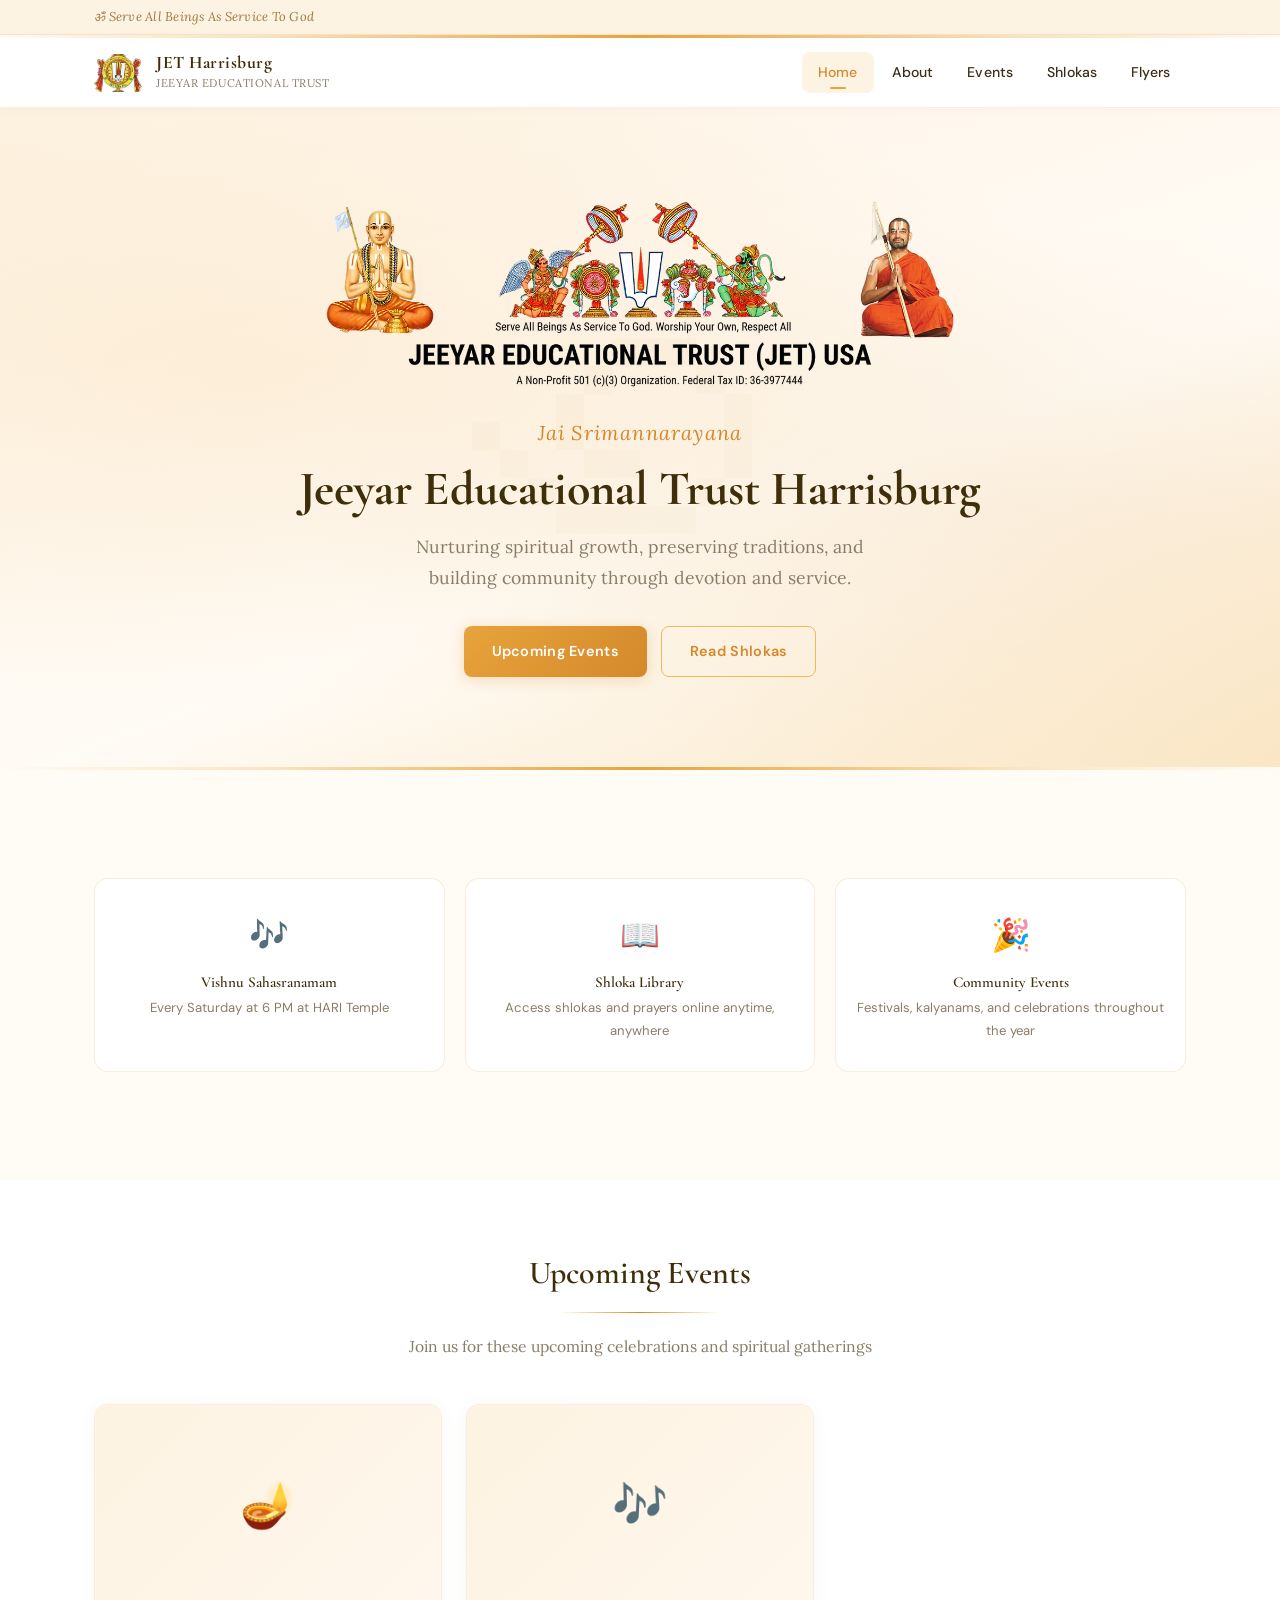
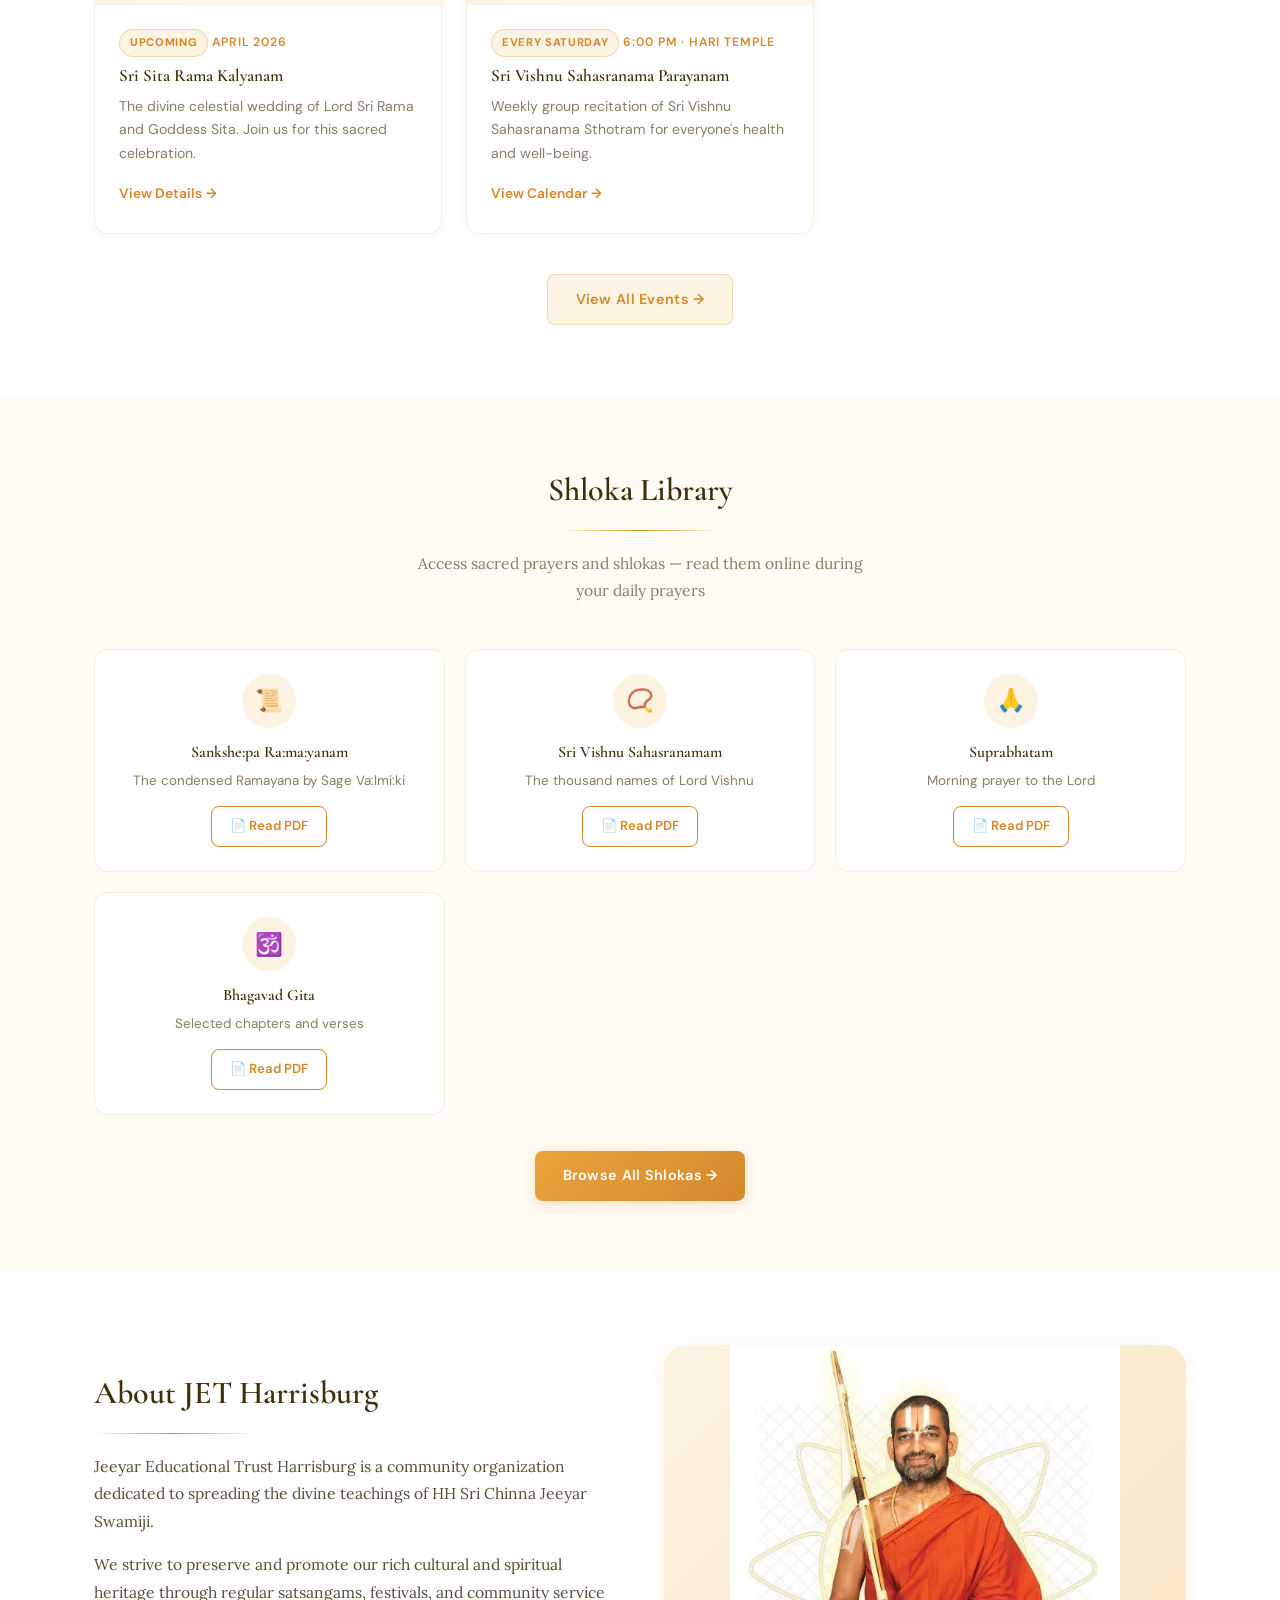
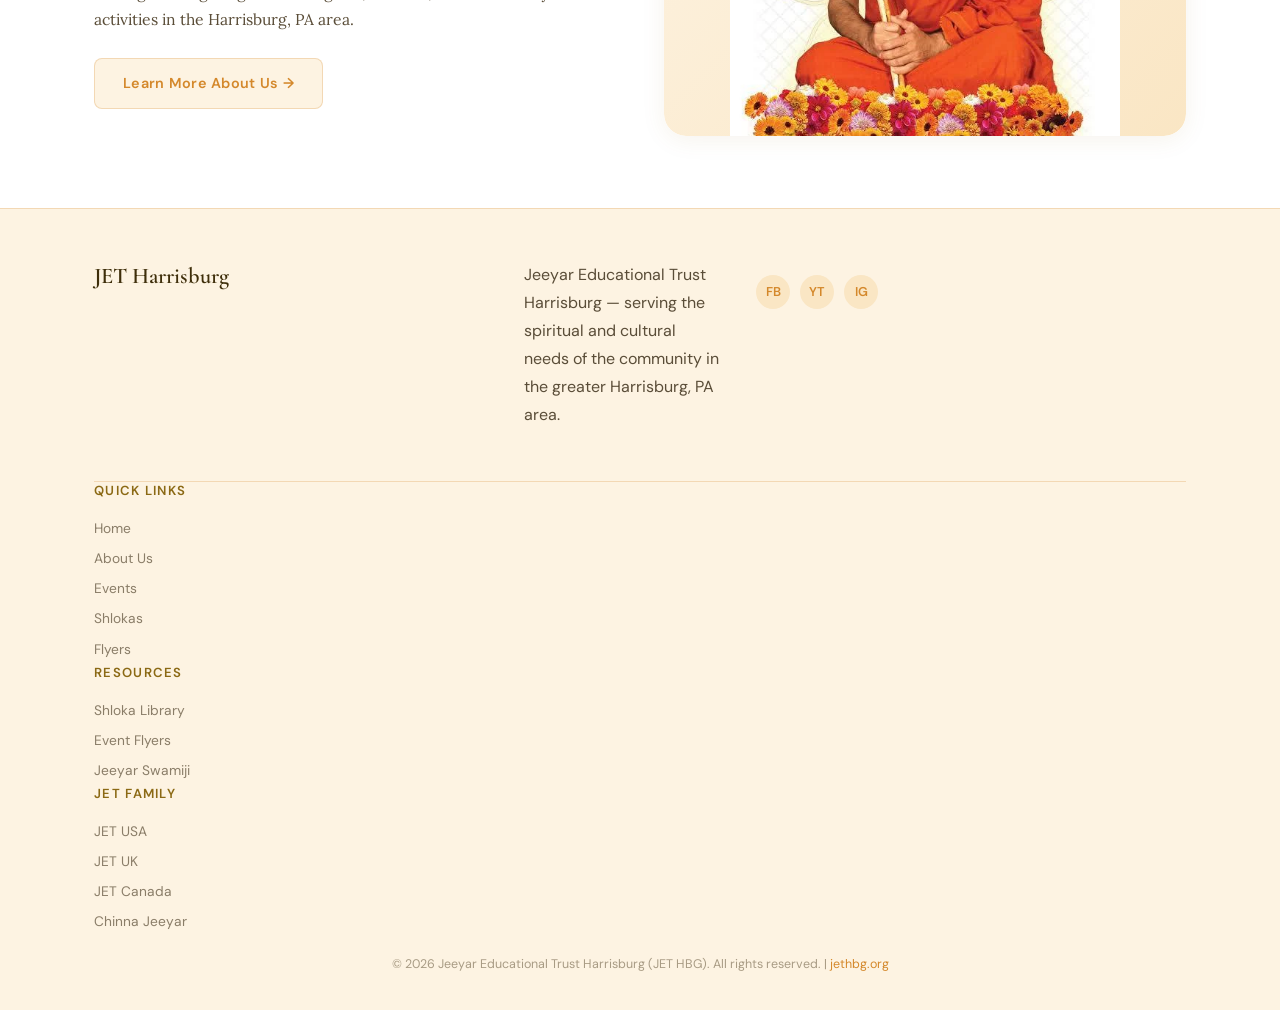
<file: index.html>
<!DOCTYPE html>
<html lang="en">
<head>
  <!-- Google tag (gtag.js) -->
  <script async src="https://www.googletagmanager.com/gtag/js?id=G-V819DR77ZK"></script>
  <script>
    window.dataLayer = window.dataLayer || [];
    function gtag(){dataLayer.push(arguments);}
    gtag('js', new Date());
    gtag('config', 'G-V819DR77ZK');
  </script>
  <meta charset="UTF-8">
  <meta name="viewport" content="width=device-width, initial-scale=1.0">
  <title>Jeeyar Educational Trust Harrisburg — Serve All Beings As Service To God</title>
  <meta name="description" content="Jeeyar Educational Trust Harrisburg (JET HBG) — A spiritual and community organization dedicated to education, cultural preservation, and service.">
  <link rel="stylesheet" href="css/style.css">
  <link rel="icon" href="data:image/svg+xml,<svg xmlns='http://www.w3.org/2000/svg' viewBox='0 0 32 32'><circle cx='16' cy='16' r='16' fill='%23D4882B'/><text x='16' y='22' text-anchor='middle' fill='white' font-size='16' font-family='serif' font-weight='bold'>JH</text></svg>">
</head>
<body>

  <!-- Top Bar -->
  <div class="top-bar">
    <div class="container">
      <span class="tagline">ॐ Serve All Beings As Service To God</span>
      
    </div>
  </div>
  <div class="ornament-border"></div>

  <!-- Header -->
  <header class="site-header">
    <div class="header-inner">
      <a href="index.html" class="logo-group">
        <img src="assets/images/jet_logo.png" alt="JET HBG" style="width:48px; height:auto;">
        <div class="logo-text">
          <h1>JET Harrisburg</h1>
          <p class="logo-subtitle">Jeeyar Educational Trust</p>
        </div>
      </a>
      <nav class="main-nav">
        <a href="index.html" class="active">Home</a>
        <a href="pages/about.html">About</a>
        <a href="pages/events.html">Events</a>
        <a href="pages/shlokas.html">Shlokas</a>
        <a href="pages/flyers.html">Flyers</a>
      </nav>
      <button class="hamburger" aria-label="Menu">
        <span></span><span></span><span></span>
      </button>
    </div>
  </header>

  <!-- Hero -->
  <section class="hero">
    <div class="hero-content container" style="max-width:860px;">
      <img src="assets/images/jet_banner.png" alt="Jeeyar Educational Trust" style="max-width:640px; width:100%; margin:0 auto 24px; display:block;">
      <p class="greeting">Jai Srimannarayana</p>
      <h1>Jeeyar Educational Trust Harrisburg</h1>
      <p class="subtitle">Nurturing spiritual growth, preserving traditions, and building community through devotion and service.</p>
      <div class="hero-buttons">
        <a href="pages/events.html" class="btn btn-primary">Upcoming Events</a>
        <a href="pages/shlokas.html" class="btn btn-outline">Read Shlokas</a>
      </div>
    </div>
  </section>
  <div class="ornament-border"></div>

  <!-- Quick Info -->
  <section class="section">
    <div class="container">
      <div class="quick-info fade-in">
        <div class="quick-info-item">
          <div class="qi-icon">🎶</div>
          <h3>Vishnu Sahasranamam</h3>
          <p>Every Saturday at 6 PM at HARI Temple</p>
        </div>
        <div class="quick-info-item">
          <div class="qi-icon">📖</div>
          <h3>Shloka Library</h3>
          <p>Access shlokas and prayers online anytime, anywhere</p>
        </div>
        <div class="quick-info-item">
          <div class="qi-icon">🎉</div>
          <h3>Community Events</h3>
          <p>Festivals, kalyanams, and celebrations throughout the year</p>
        </div>
      </div>
    </div>
  </section>

  <!-- Upcoming Events -->
  <section class="section section-alt" id="events">
    <div class="container">
      <div class="section-header fade-in">
        <h2>Upcoming Events</h2>
        <div class="ornament-border-thin"></div>
        <p>Join us for these upcoming celebrations and spiritual gatherings</p>
      </div>
      <div class="cards-grid">
        <div class="card fade-in">
          <div class="card-image-placeholder">🪔</div>
          <div class="card-body">
            <span class="event-badge">Upcoming</span>
            <span class="card-date">April 2026</span>
            <h3>Sri Sita Rama Kalyanam</h3>
            <p>The divine celestial wedding of Lord Sri Rama and Goddess Sita. Join us for this sacred celebration.</p>
            <a href="pages/events.html" class="card-link">View Details</a>
          </div>
        </div>
        <div class="card fade-in">
          <div class="card-image-placeholder">🎶</div>
          <div class="card-body">
            <span class="event-badge">Every Saturday</span>
            <span class="card-date">6:00 PM · HARI Temple</span>
            <h3>Sri Vishnu Sahasranama Parayanam</h3>
            <p>Weekly group recitation of Sri Vishnu Sahasranama Sthotram for everyone's health and well-being.</p>
            <a href="pages/events.html" class="card-link">View Calendar</a>
          </div>
        </div>
      </div>
      <div style="text-align: center; margin-top: 40px;" class="fade-in">
        <a href="pages/events.html" class="btn btn-secondary">View All Events →</a>
      </div>
    </div>
  </section>

  <!-- Shlokas Preview -->
  <section class="section" id="shlokas">
    <div class="container">
      <div class="section-header fade-in">
        <h2>Shloka Library</h2>
        <div class="ornament-border-thin"></div>
        <p>Access sacred prayers and shlokas — read them online during your daily prayers</p>
      </div>
      <div class="shloka-grid">
        <div class="shloka-card fade-in">
          <div class="shloka-icon">📜</div>
          <h3>Sankshe:pa Ra:ma:yanam</h3>
          <p>The condensed Ramayana by Sage Va:lmi:ki</p>
          <a href="assets/pdfs/sankshepa-ramayanam.pdf" target="_blank" class="shloka-btn">📄 Read PDF</a>
        </div>
        <div class="shloka-card fade-in">
          <div class="shloka-icon">📿</div>
          <h3>Sri Vishnu Sahasranamam</h3>
          <p>The thousand names of Lord Vishnu</p>
          <a href="pages/shlokas.html" class="shloka-btn">📄 Read PDF</a>
        </div>
        <div class="shloka-card fade-in">
          <div class="shloka-icon">🙏</div>
          <h3>Suprabhatam</h3>
          <p>Morning prayer to the Lord</p>
          <a href="pages/shlokas.html" class="shloka-btn">📄 Read PDF</a>
        </div>
        <div class="shloka-card fade-in">
          <div class="shloka-icon">🕉️</div>
          <h3>Bhagavad Gita</h3>
          <p>Selected chapters and verses</p>
          <a href="pages/shlokas.html" class="shloka-btn">📄 Read PDF</a>
        </div>
      </div>
      <div style="text-align: center; margin-top: 36px;" class="fade-in">
        <a href="pages/shlokas.html" class="btn btn-primary">Browse All Shlokas →</a>
      </div>
    </div>
  </section>

  <!-- About Preview -->
  <section class="section section-alt" id="about">
    <div class="container">
      <div class="about-layout fade-in">
        <div class="about-text">
          <h2>About JET Harrisburg</h2>
          <div class="ornament-border-thin" style="margin-left:0;"></div>
          <p>Jeeyar Educational Trust Harrisburg is a community organization dedicated to spreading the divine teachings of HH Sri Chinna Jeeyar Swamiji.</p>
          <p>We strive to preserve and promote our rich cultural and spiritual heritage through regular satsangams, festivals, and community service activities in the Harrisburg, PA area.</p>
          <a href="pages/about.html" class="btn btn-secondary" style="margin-top: 8px;">Learn More About Us →</a>
        </div>
        <div class="about-image">
          <div style="width:100%; aspect-ratio:4/3; background: linear-gradient(135deg, var(--saffron-pale), var(--saffron-glow)); display:flex; align-items:center; justify-content:center; border-radius: var(--radius-lg); overflow:hidden;"><img src="assets/images/swamiji.png" alt="HH Sri Chinna Jeeyar Swamiji" style="width:100%; height:100%; object-fit:contain;"></div>
        </div>
      </div>
    </div>
  </section>

  <!-- Footer -->
  <footer class="site-footer">
    <div class="container">
      <div class="footer-grid">
          <h3>JET Harrisburg</h3>
          <p>Jeeyar Educational Trust Harrisburg — serving the spiritual and cultural needs of the community in the greater Harrisburg, PA area.</p>
          <div class="footer-social">
            <a href="#" title="Facebook">FB</a>
            <a href="#" title="YouTube">YT</a>
            <a href="#" title="Instagram">IG</a>
          </div>
        </div>
        <div class="footer-col">
          <h4>Quick Links</h4>
          <a href="index.html">Home</a>
          <a href="pages/about.html">About Us</a>
          <a href="pages/events.html">Events</a>
          <a href="pages/shlokas.html">Shlokas</a>
          <a href="pages/flyers.html">Flyers</a>
        </div>
        <div class="footer-col">
          <h4>Resources</h4>
          <a href="pages/shlokas.html">Shloka Library</a>
          <a href="pages/flyers.html">Event Flyers</a>
          <a href="https://chinnajeeyar.org/" target="_blank" rel="noopener">Jeeyar Swamiji</a>
        </div>
        <div class="footer-col">
          <h4>JET Family</h4>
          <a href="https://jetusa.org" target="_blank" rel="noopener">JET USA</a>
          <a href="https://jetuk.org" target="_blank" rel="noopener">JET UK</a>
          <a href="https://www.jettoronto.org" target="_blank" rel="noopener">JET Canada</a>
          <a href="https://chinnajeeyar.org" target="_blank" rel="noopener">Chinna Jeeyar</a>
        </div>
      </div>
      <div class="footer-bottom">
        <p>&copy; 2026 Jeeyar Educational Trust Harrisburg (JET HBG). All rights reserved. | <a href="https://jethbg.org">jethbg.org</a></p>
      </div>
    </div>
  </footer>

  <script src="js/main.js"></script>
</body>
</html>
</file>
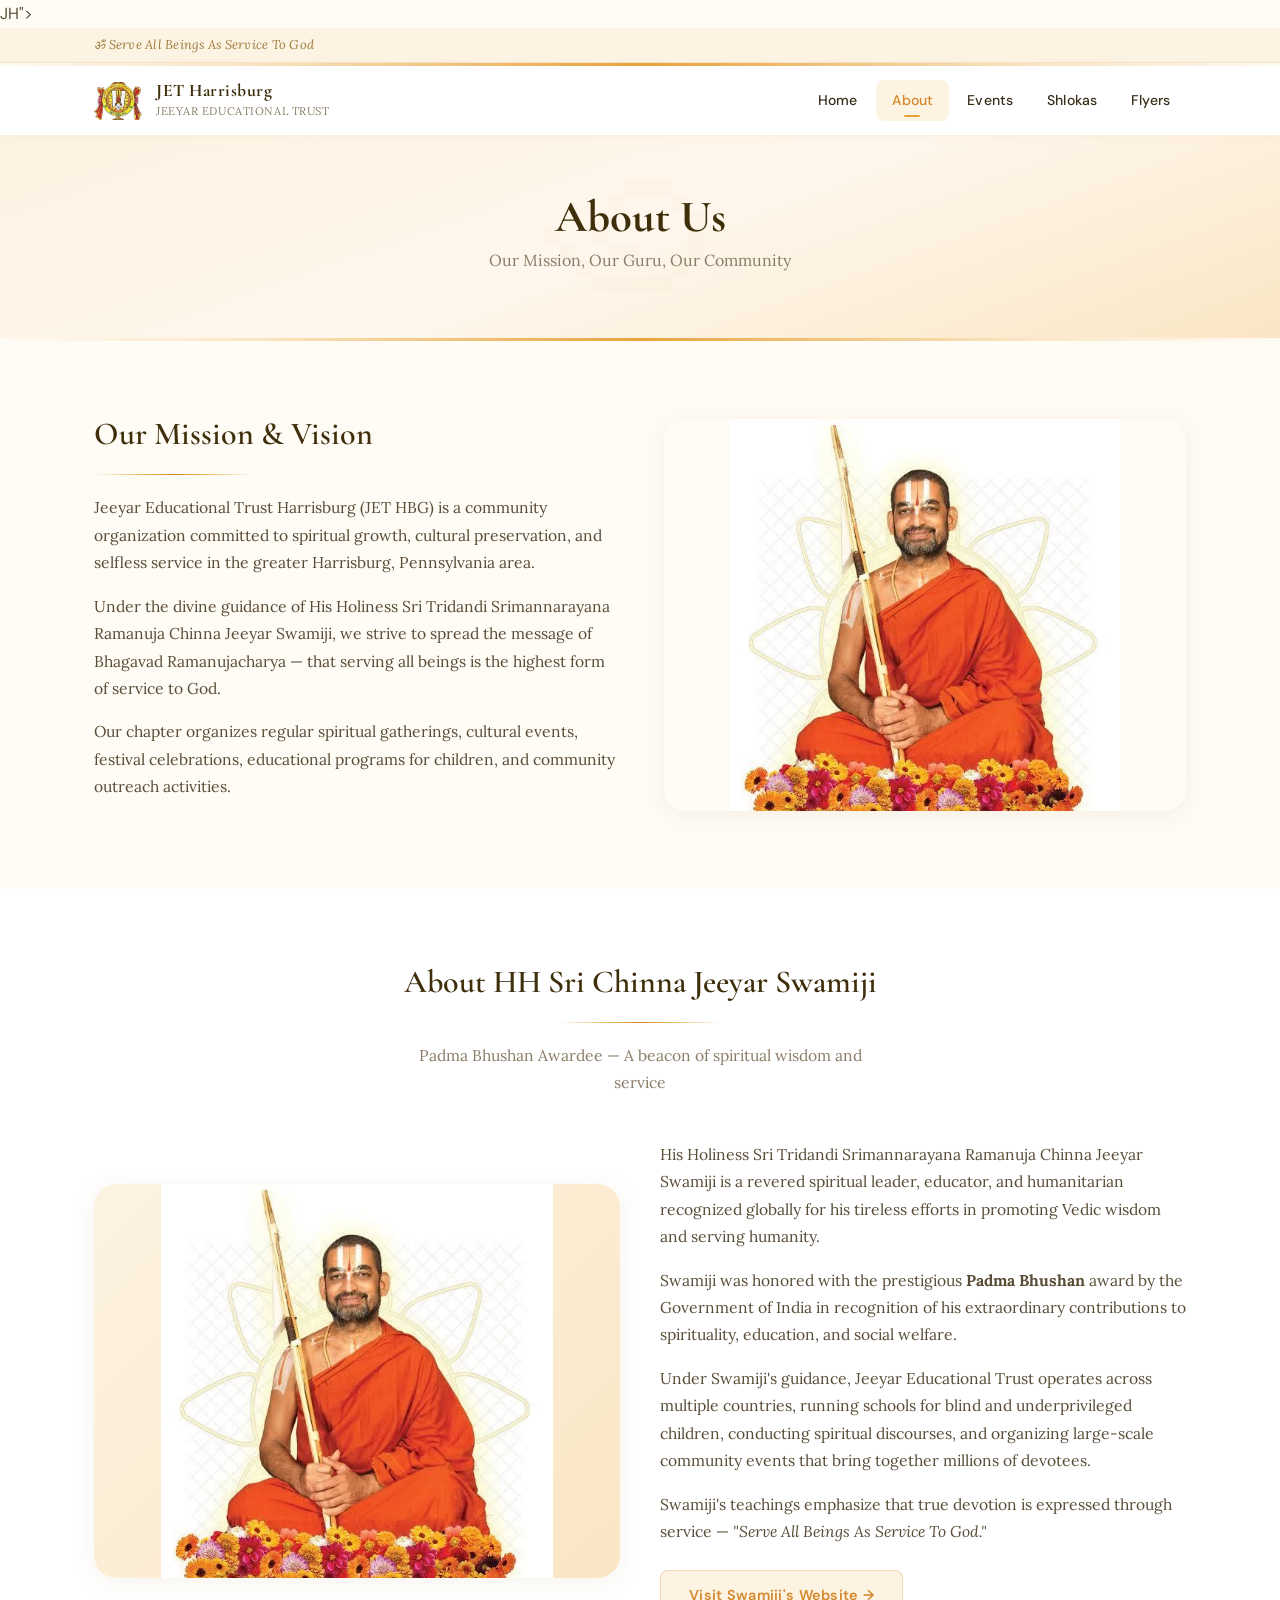
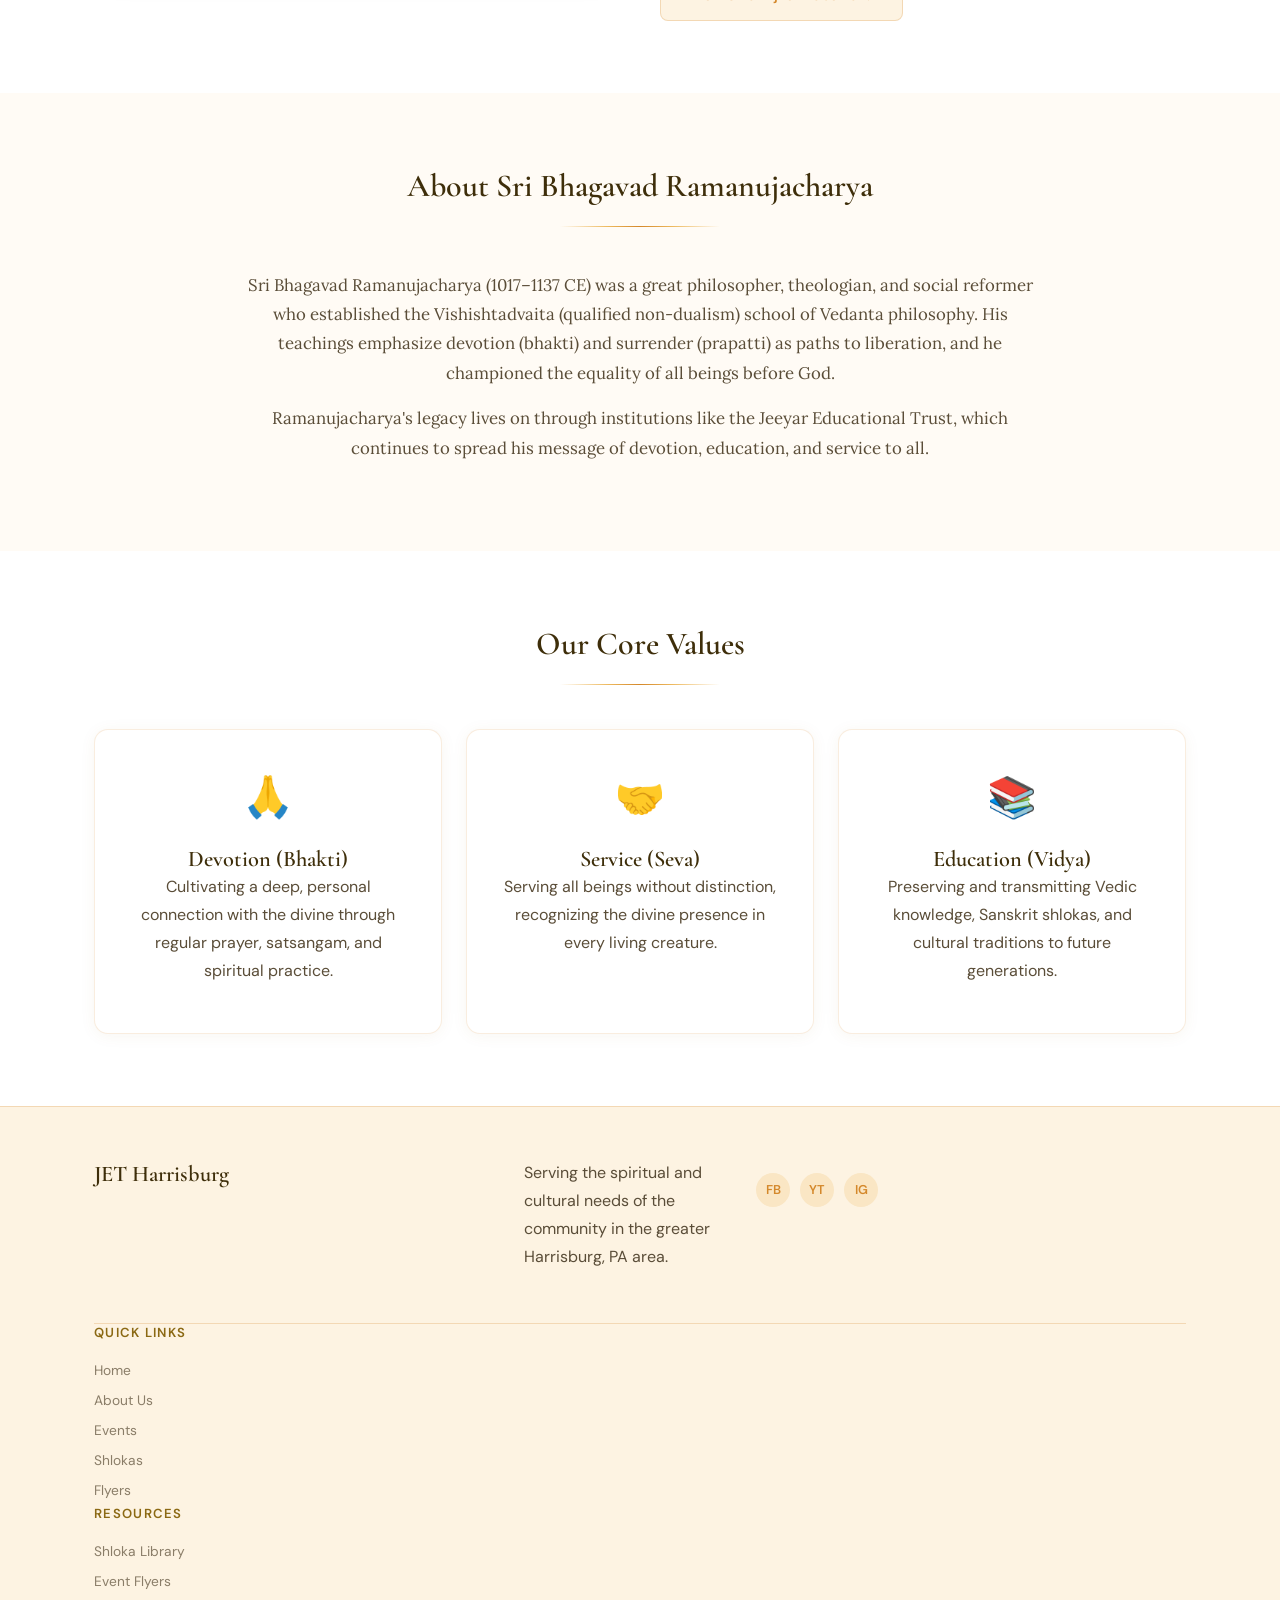
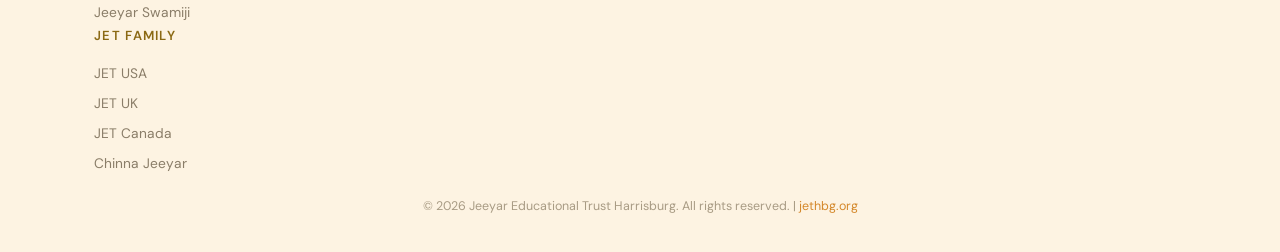
<file: pages/about.html>
<!DOCTYPE html>
<html lang="en">
<head>
  <!-- Google tag (gtag.js) -->
  <script async src="https://www.googletagmanager.com/gtag/js?id=G-V819DR77ZK"></script>
  <script>
    window.dataLayer = window.dataLayer || [];
    function gtag(){dataLayer.push(arguments);}
    gtag('js', new Date());
    gtag('config', 'G-V819DR77ZK');
  </script>
  <meta charset="UTF-8">
  <meta name="viewport" content="width=device-width, initial-scale=1.0">
  <title>About Us — JET Harrisburg</title>
  <meta name="description" content="Learn about Jeeyar Educational Trust Harrisburg, our mission, vision, and the teachings of HH Sri Chinna Jeeyar Swamiji.">
  <link rel="stylesheet" href="../css/style.css">
  <link rel="icon" href="data:image/svg+xml,<svg xmlns='http://www.w3.org/2000/svg' viewBox='0 0 32 32'><circle cx='16' cy='16' r='16' fill='%23D4882B'/><text x='16' y='22' text-anchor='middle' fill='white' font-size='16' font-family='serif' font-weight='bold'>JH</text></svg>"><circle cx='16' cy='16' r='16' fill='%236B1527'/><text x='16' y='22' text-anchor='middle' fill='%23E8C547' font-size='16' font-family='serif' font-weight='bold'>JH</text></svg>">
</head>
<body>

  <!-- Top Bar -->
  <div class="top-bar">
    <div class="container">
      <span class="tagline">ॐ Serve All Beings As Service To God</span>
      
    </div>
  </div>
  <div class="ornament-border"></div>

  <!-- Header -->
  <header class="site-header">
    <div class="header-inner">
      <a href="../index.html" class="logo-group">
        <img src="../assets/images/jet_logo.png" alt="JET HBG" style="width:48px; height:auto;">
        <div class="logo-text">
          <h1>JET Harrisburg</h1>
          <p class="logo-subtitle">Jeeyar Educational Trust</p>
        </div>
      </a>
      <nav class="main-nav">
        <a href="../index.html">Home</a>
        <a href="about.html" class="active">About</a>
        <a href="events.html">Events</a>
        <a href="shlokas.html">Shlokas</a>
        <a href="flyers.html">Flyers</a>
      </nav>
      <button class="hamburger" aria-label="Menu">
        <span></span><span></span><span></span>
      </button>
    </div>
  </header>

  <!-- Page Header -->
  <section class="page-header">
    <h1>About Us</h1>
    <p>Our Mission, Our Guru, Our Community</p>
  </section>
  <div class="ornament-border"></div>

  <!-- About Content -->
  <section class="section">
    <div class="container">
      <div class="about-layout fade-in">
        <div class="about-text">
          <h2>Our Mission &amp; Vision</h2>
          <div class="ornament-border-thin" style="margin-left:0;"></div>
          <p>Jeeyar Educational Trust Harrisburg (JET HBG) is a community organization committed to spiritual growth, cultural preservation, and selfless service in the greater Harrisburg, Pennsylvania area.</p>
          <p>Under the divine guidance of His Holiness Sri Tridandi Srimannarayana Ramanuja Chinna Jeeyar Swamiji, we strive to spread the message of Bhagavad Ramanujacharya — that serving all beings is the highest form of service to God.</p>
          <p>Our chapter organizes regular spiritual gatherings, cultural events, festival celebrations, educational programs for children, and community outreach activities.</p>
        </div>
        <div class="about-image">
          <div style="width:100%; aspect-ratio:4/3; background: linear-gradient(135deg, var(--saffron-pale), var(--gold-pale)); display:flex; align-items:center; justify-content:center; border-radius: var(--radius-lg); overflow:hidden;"><img src="../assets/images/swamiji.png" alt="HH Sri Chinna Jeeyar Swamiji" style="width:100%; height:100%; object-fit:contain;"></div>
        </div>
      </div>
    </div>
  </section>

  <!-- About Swamiji -->
  <section class="section section-alt">
    <div class="container">
      <div class="section-header fade-in">
        <h2>About HH Sri Chinna Jeeyar Swamiji</h2>
        <div class="ornament-border-thin"></div>
        <p>Padma Bhushan Awardee — A beacon of spiritual wisdom and service</p>
      </div>
      <div class="about-layout fade-in" style="gap: 40px;">
        <div class="about-image" style="order: 0;">
          <div style="width:100%; aspect-ratio:4/3; background: linear-gradient(135deg, var(--saffron-pale), var(--saffron-glow)); display:flex; align-items:center; justify-content:center; border-radius: var(--radius-lg); overflow:hidden;"><img src="../assets/images/swamiji.png" alt="HH Sri Chinna Jeeyar Swamiji" style="width:100%; height:100%; object-fit:contain;"></div>
        </div>
        <div class="about-text">
          <p>His Holiness Sri Tridandi Srimannarayana Ramanuja Chinna Jeeyar Swamiji is a revered spiritual leader, educator, and humanitarian recognized globally for his tireless efforts in promoting Vedic wisdom and serving humanity.</p>
          <p>Swamiji was honored with the prestigious <strong>Padma Bhushan</strong> award by the Government of India in recognition of his extraordinary contributions to spirituality, education, and social welfare.</p>
          <p>Under Swamiji's guidance, Jeeyar Educational Trust operates across multiple countries, running schools for blind and underprivileged children, conducting spiritual discourses, and organizing large-scale community events that bring together millions of devotees.</p>
          <p>Swamiji's teachings emphasize that true devotion is expressed through service — <em>"Serve All Beings As Service To God."</em></p>
          <a href="https://chinnajeeyar.org/" target="_blank" rel="noopener" class="btn btn-secondary" style="margin-top: 8px;">Visit Swamiji's Website →</a>
        </div>
      </div>
    </div>
  </section>

  <!-- About Ramanujacharya -->
  <section class="section">
    <div class="container">
      <div class="section-header fade-in">
        <h2>About Sri Bhagavad Ramanujacharya</h2>
        <div class="ornament-border-thin"></div>
      </div>
      <div style="max-width: 800px; margin: 0 auto;" class="fade-in">
        <p style="font-family:'Lora',serif; font-size:1.05rem; text-align:center;">Sri Bhagavad Ramanujacharya (1017–1137 CE) was a great philosopher, theologian, and social reformer who established the Vishishtadvaita (qualified non-dualism) school of Vedanta philosophy. His teachings emphasize devotion (bhakti) and surrender (prapatti) as paths to liberation, and he championed the equality of all beings before God.</p>
        <p style="font-family:'Lora',serif; font-size:1.05rem; text-align:center;">Ramanujacharya's legacy lives on through institutions like the Jeeyar Educational Trust, which continues to spread his message of devotion, education, and service to all.</p>
      </div>
    </div>
  </section>

  <!-- Our Values -->
  <section class="section section-alt">
    <div class="container">
      <div class="section-header fade-in">
        <h2>Our Core Values</h2>
        <div class="ornament-border-thin"></div>
      </div>
      <div class="cards-grid">
        <div class="card fade-in" style="text-align:center; padding:32px;">
          <div style="font-size:2.5rem; margin-bottom:12px;">🙏</div>
          <h3>Devotion (Bhakti)</h3>
          <p>Cultivating a deep, personal connection with the divine through regular prayer, satsangam, and spiritual practice.</p>
        </div>
        <div class="card fade-in" style="text-align:center; padding:32px;">
          <div style="font-size:2.5rem; margin-bottom:12px;">🤝</div>
          <h3>Service (Seva)</h3>
          <p>Serving all beings without distinction, recognizing the divine presence in every living creature.</p>
        </div>
        <div class="card fade-in" style="text-align:center; padding:32px;">
          <div style="font-size:2.5rem; margin-bottom:12px;">📚</div>
          <h3>Education (Vidya)</h3>
          <p>Preserving and transmitting Vedic knowledge, Sanskrit shlokas, and cultural traditions to future generations.</p>
        </div>
      </div>
    </div>
  </section>

  <!-- Footer -->
  <footer class="site-footer">
    <div class="container">
      <div class="footer-grid">
          <h3>JET Harrisburg</h3>
          <p>Serving the spiritual and cultural needs of the community in the greater Harrisburg, PA area.</p>
          <div class="footer-social">
            <a href="#" title="Facebook">FB</a>
            <a href="#" title="YouTube">YT</a>
            <a href="#" title="Instagram">IG</a>
          </div>
        </div>
        <div class="footer-col">
          <h4>Quick Links</h4>
          <a href="../index.html">Home</a>
          <a href="about.html" class="active">About Us</a>
          <a href="events.html">Events</a>
          <a href="shlokas.html">Shlokas</a>
          <a href="flyers.html">Flyers</a>
        </div>
        <div class="footer-col">
          <h4>Resources</h4>
          <a href="shlokas.html">Shloka Library</a>
          <a href="flyers.html">Event Flyers</a>
          <a href="https://chinnajeeyar.org/" target="_blank" rel="noopener">Jeeyar Swamiji</a>
        </div>
        <div class="footer-col">
          <h4>JET Family</h4>
          <a href="https://jetusa.org" target="_blank" rel="noopener">JET USA</a>
          <a href="https://jetuk.org" target="_blank" rel="noopener">JET UK</a>
          <a href="https://www.jettoronto.org" target="_blank" rel="noopener">JET Canada</a>
          <a href="https://chinnajeeyar.org" target="_blank" rel="noopener">Chinna Jeeyar</a>
        </div>
      </div>
      <div class="footer-bottom">
        <p>&copy; 2026 Jeeyar Educational Trust Harrisburg. All rights reserved. | <a href="https://jethbg.org">jethbg.org</a></p>
      </div>
    </div>
  </footer>

  <script src="../js/main.js"></script>
</body>
</html>
</file>
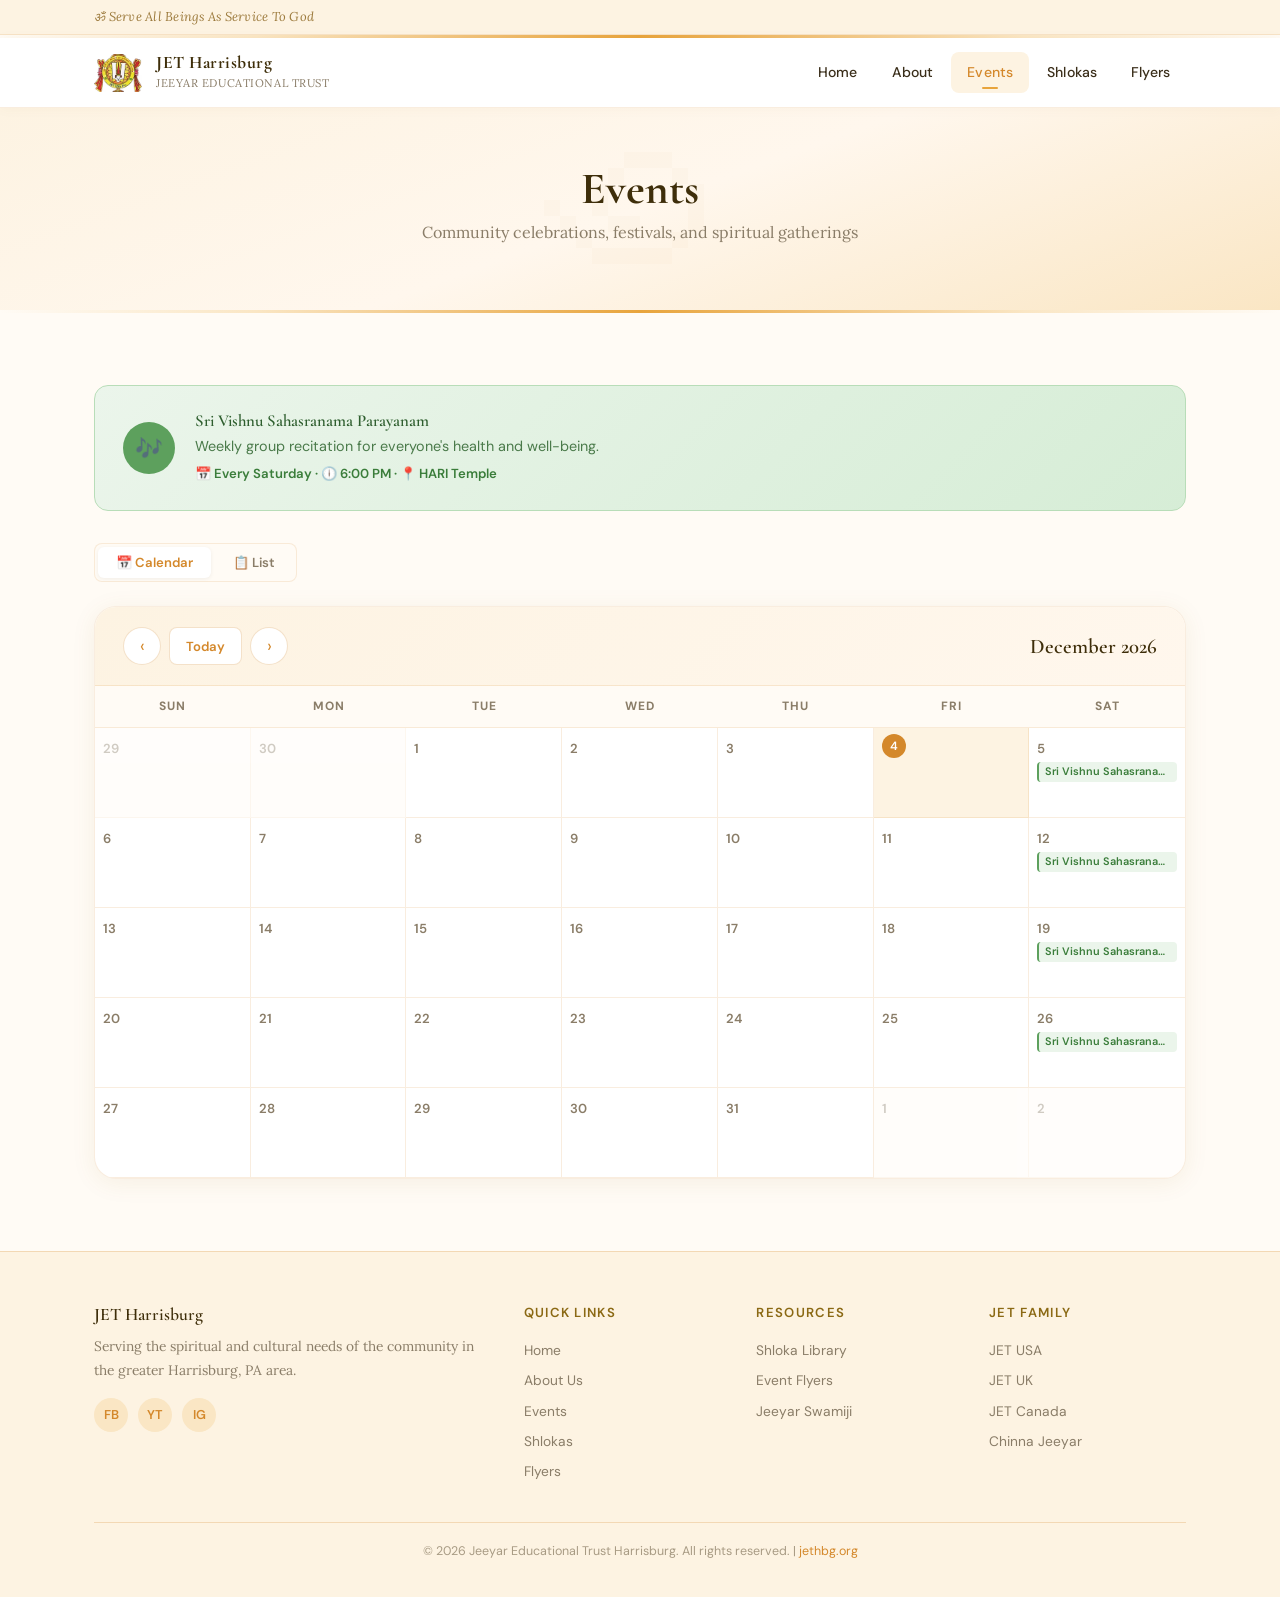
<file: pages/events.html>
<!DOCTYPE html>
<html lang="en">
<head>
  <!-- Google tag (gtag.js) -->
  <script async src="https://www.googletagmanager.com/gtag/js?id=G-V819DR77ZK"></script>
  <script>
    window.dataLayer = window.dataLayer || [];
    function gtag(){dataLayer.push(arguments);}
    gtag('js', new Date());
    gtag('config', 'G-V819DR77ZK');
  </script>
  <meta charset="UTF-8">
  <meta name="viewport" content="width=device-width, initial-scale=1.0">
  <title>Events — JET Harrisburg</title>
  <meta name="description" content="Upcoming and past events organized by Jeeyar Educational Trust Harrisburg.">
  <link rel="stylesheet" href="../css/style.css">
  <link rel="icon" href="data:image/svg+xml,<svg xmlns='http://www.w3.org/2000/svg' viewBox='0 0 32 32'><circle cx='16' cy='16' r='16' fill='%23D4882B'/><text x='16' y='22' text-anchor='middle' fill='white' font-size='16' font-family='serif' font-weight='bold'>JH</text></svg>">
  <style>
    .calendar-wrapper { background:var(--white); border-radius:var(--radius-lg); box-shadow:var(--shadow-card); border:1px solid var(--border-light); overflow:hidden; }
    .calendar-header { display:flex; align-items:center; justify-content:space-between; padding:20px 28px; background:linear-gradient(135deg,var(--saffron-pale),var(--cream-warm)); border-bottom:1px solid var(--border-light); }
    .calendar-header h2 { font-size:1.3rem; margin:0; color:var(--brown-deep); }
    .cal-nav { display:flex; gap:8px; }
    .cal-nav button { width:38px; height:38px; border-radius:50%; border:1px solid var(--border-sand); background:var(--white); color:var(--saffron); font-size:1.1rem; cursor:pointer; transition:all var(--transition); display:flex; align-items:center; justify-content:center; font-family:inherit; }
    .cal-nav button:hover { background:var(--saffron); color:white; border-color:var(--saffron); }
    .cal-today-btn { padding:6px 16px !important; width:auto !important; border-radius:var(--radius-sm) !important; font-size:0.82rem !important; font-weight:600 !important; }
    .calendar-grid { display:grid; grid-template-columns:repeat(7,1fr); }
    .cal-day-header { padding:10px 4px; text-align:center; font-size:0.75rem; font-weight:700; color:var(--text-muted); text-transform:uppercase; letter-spacing:0.08em; background:var(--cream); border-bottom:1px solid var(--border-light); }
    .cal-day { min-height:90px; padding:6px 8px; border-right:1px solid var(--border-light); border-bottom:1px solid var(--border-light); position:relative; transition:background var(--transition); }
    .cal-day:nth-child(7n) { border-right:none; }
    .cal-day:hover { background:var(--saffron-pale); }
    .cal-day.other-month { background:var(--cream); opacity:0.4; }
    .cal-day.other-month:hover { background:var(--cream); }
    .cal-day.today { background:var(--saffron-pale); }
    .cal-day-number { font-size:0.82rem; font-weight:600; color:var(--text-muted); margin-bottom:4px; }
    .cal-day.today .cal-day-number { background:var(--saffron); color:white; width:24px; height:24px; border-radius:50%; display:flex; align-items:center; justify-content:center; font-size:0.75rem; }
    .cal-event { display:block; font-size:0.68rem; font-weight:600; padding:2px 6px; margin-bottom:2px; border-radius:4px; line-height:1.4; cursor:pointer; transition:all var(--transition); white-space:nowrap; overflow:hidden; text-overflow:ellipsis; }
    .cal-event.festival { background:var(--saffron-pale); color:var(--saffron); border-left:2px solid var(--saffron); }
    .cal-event.festival:hover { background:var(--saffron-glow); }
    .cal-event.weekly { background:#EBF5EB; color:#3A7D3A; border-left:2px solid #5DA05D; }
    .cal-event.weekly:hover { background:#D6EDD6; }
    .event-popup { display:none; position:fixed; top:50%; left:50%; transform:translate(-50%,-50%); background:var(--white); border-radius:var(--radius-lg); box-shadow:var(--shadow-elevated); padding:32px; max-width:440px; width:90%; z-index:2000; border:1px solid var(--border-light); }
    .event-popup.active { display:block; }
    .event-popup-overlay { display:none; position:fixed; inset:0; background:rgba(30,24,12,0.4); z-index:1999; }
    .event-popup-overlay.active { display:block; }
    .event-popup-close { position:absolute; top:12px; right:16px; background:none; border:none; font-size:1.4rem; color:var(--text-muted); cursor:pointer; }
    .event-popup-close:hover { color:var(--text-dark); }
    .event-popup .ep-category { display:inline-block; font-size:0.7rem; font-weight:700; text-transform:uppercase; letter-spacing:0.06em; padding:3px 10px; border-radius:20px; margin-bottom:12px; }
    .ep-category.festival { background:var(--saffron-pale); color:var(--saffron); }
    .ep-category.weekly { background:#EBF5EB; color:#3A7D3A; }
    .event-popup h3 { font-size:1.3rem; margin-bottom:12px; }
    .ep-detail { display:flex; gap:10px; margin-bottom:10px; font-size:0.9rem; color:var(--text-body); }
    .ep-detail-icon { flex-shrink:0; width:20px; text-align:center; }
    .event-popup p.ep-desc { font-family:'Lora',serif; font-size:0.92rem; color:var(--text-muted); margin-top:14px; padding-top:14px; border-top:1px solid var(--border-light); }
    .recurring-banner { background:linear-gradient(135deg,#EBF5EB,#D6EDD6); border:1px solid #B8DDB8; border-radius:var(--radius-md); padding:24px 28px; margin-bottom:32px; display:flex; gap:20px; align-items:center; flex-wrap:wrap; }
    .recurring-banner .rb-icon { width:52px; height:52px; background:#5DA05D; border-radius:50%; display:flex; align-items:center; justify-content:center; color:white; font-size:1.4rem; flex-shrink:0; }
    .recurring-banner h3 { color:#2E5E2E; margin-bottom:2px; font-size:1.05rem; }
    .recurring-banner p { color:#4A7A4A; font-size:0.9rem; margin:0; }
    .recurring-banner .rb-detail { font-size:0.82rem; color:#3A7D3A; font-weight:600; margin-top:4px; }
    .event-list { display:flex; flex-direction:column; gap:16px; }
    .event-list-item { background:var(--white); border:1px solid var(--border-light); border-radius:var(--radius-md); padding:22px 26px; display:flex; gap:20px; align-items:flex-start; transition:all var(--transition); }
    .event-list-item:hover { box-shadow:var(--shadow-card); transform:translateY(-2px); }
    .el-date-box { flex-shrink:0; width:60px; text-align:center; background:var(--saffron-pale); border-radius:var(--radius-sm); padding:10px 8px; border:1px solid var(--border-sand); }
    .el-date-box .el-month { font-size:0.68rem; font-weight:700; text-transform:uppercase; color:var(--saffron); letter-spacing:0.06em; }
    .el-date-box .el-day { font-size:1.5rem; font-weight:700; color:var(--brown-deep); font-family:'Cormorant Garamond',serif; line-height:1.1; }
    .el-content h3 { font-size:1.05rem; margin-bottom:4px; }
    .el-content .el-meta { font-size:0.82rem; color:var(--text-muted); margin-bottom:6px; }
    .el-content .el-meta span { margin-right:14px; }
    .el-content p { font-size:0.88rem; color:var(--text-muted); margin:0; }
    .view-toggle { display:flex; gap:4px; background:var(--cream); border-radius:var(--radius-sm); padding:3px; border:1px solid var(--border-light); }
    .view-toggle button { padding:7px 18px; border:none; background:transparent; color:var(--text-muted); font-size:0.82rem; font-weight:600; cursor:pointer; border-radius:6px; transition:all var(--transition); font-family:inherit; }
    .view-toggle button.active { background:var(--white); color:var(--saffron); box-shadow:0 1px 4px rgba(0,0,0,0.06); }
    .events-toolbar { display:flex; justify-content:space-between; align-items:center; margin-bottom:24px; flex-wrap:wrap; gap:12px; }
    @media (max-width:768px) {
      .cal-day { min-height:70px; padding:4px 3px; }
      .cal-day-number { font-size:0.72rem; }
      .cal-event { font-size:0.6rem; padding:1px 4px; }
      .calendar-header { padding:16px 20px; }
      .calendar-header h2 { font-size:1.1rem; }
      .event-list-item { flex-direction:column; gap:12px; }
      .recurring-banner { flex-direction:column; text-align:center; }
    }
    @media (max-width:480px) {
      .cal-day { min-height:56px; }
      .cal-event { display:none; }
      .cal-day.has-event::after { content:''; display:block; width:6px; height:6px; border-radius:50%; background:var(--saffron); margin:4px auto 0; }
      .cal-day.has-weekly::after { background:#5DA05D; }
    }
  </style>
</head>
<body>

  <div class="top-bar">
    <div class="container">
      <span class="tagline">ॐ Serve All Beings As Service To God</span>
    </div>
  </div>
  <div class="ornament-border"></div>

  <header class="site-header">
    <div class="header-inner">
      <a href="../index.html" class="logo-group">
        <img src="../assets/images/jet_logo.png" alt="JET HBG" style="width:48px; height:auto;">
        <div class="logo-text">
          <h1>JET Harrisburg</h1>
          <p class="logo-subtitle">Jeeyar Educational Trust</p>
        </div>
      </a>
      <nav class="main-nav">
        <a href="../index.html">Home</a>
        <a href="about.html">About</a>
        <a href="events.html" class="active">Events</a>
        <a href="shlokas.html">Shlokas</a>
        <a href="flyers.html">Flyers</a>
      </nav>
      <button class="hamburger" aria-label="Menu">
        <span></span><span></span><span></span>
      </button>
    </div>
  </header>

  <section class="page-header">
    <h1>Events</h1>
    <p>Community celebrations, festivals, and spiritual gatherings</p>
  </section>
  <div class="ornament-border"></div>

  <section class="section">
    <div class="container">

      <!-- Recurring Events Banner -->
      <div class="recurring-banner fade-in">
        <div class="rb-icon">🎶</div>
        <div>
          <h3>Sri Vishnu Sahasranama Parayanam</h3>
          <p>Weekly group recitation for everyone's health and well-being.</p>
          <div class="rb-detail">📅 Every Saturday · 🕕 6:00 PM · 📍 HARI Temple</div>
        </div>
      </div>

      <!-- Toolbar -->
      <div class="events-toolbar fade-in">
        <div class="view-toggle">
          <button class="active" data-view="calendar">📅 Calendar</button>
          <button data-view="list">📋 List</button>
        </div>
      </div>

      <!-- Calendar View -->
      <div id="calendar-view" class="fade-in">
        <div class="calendar-wrapper">
          <div class="calendar-header">
            <div class="cal-nav">
              <button id="cal-prev" title="Previous month">‹</button>
              <button class="cal-today-btn" id="cal-today" title="Go to today">Today</button>
              <button id="cal-next" title="Next month">›</button>
            </div>
            <h2 id="cal-title"></h2>
          </div>
          <div class="calendar-grid" id="cal-grid"></div>
        </div>
      </div>

      <!-- List View (hidden by default) -->
      <div id="list-view" style="display:none;" class="fade-in">
        <div class="section-header" style="margin-bottom:28px;">
          <h2>Upcoming Events</h2>
          <div class="ornament-border-thin"></div>
        </div>
        <div class="event-list" id="event-list-upcoming"></div>

        <div class="section-header" style="margin-top:48px; margin-bottom:28px;">
          <h2>Past Events</h2>
          <div class="ornament-border-thin"></div>
        </div>
        <div class="event-list" id="event-list-past"></div>
      </div>

    </div>
  </section>

  <!-- Event Detail Popup -->
  <div class="event-popup-overlay" id="ep-overlay"></div>
  <div class="event-popup" id="ep-popup">
    <button class="event-popup-close" id="ep-close">&times;</button>
    <div id="ep-content"></div>
  </div>

  <!-- Footer -->
  <footer class="site-footer">
    <div class="container">
      <div class="footer-grid">
        <div class="footer-brand">
          <h3>JET Harrisburg</h3>
          <p>Serving the spiritual and cultural needs of the community in the greater Harrisburg, PA area.</p>
          <div class="footer-social">
            <a href="#" title="Facebook">FB</a>
            <a href="#" title="YouTube">YT</a>
            <a href="#" title="Instagram">IG</a>
          </div>
        </div>
        <div class="footer-col">
          <h4>Quick Links</h4>
          <a href="../index.html">Home</a>
          <a href="about.html">About Us</a>
          <a href="events.html">Events</a>
          <a href="shlokas.html">Shlokas</a>
          <a href="flyers.html">Flyers</a>
        </div>
        <div class="footer-col">
          <h4>Resources</h4>
          <a href="shlokas.html">Shloka Library</a>
          <a href="flyers.html">Event Flyers</a>
          <a href="https://chinnajeeyar.org/" target="_blank" rel="noopener">Jeeyar Swamiji</a>
        </div>
        <div class="footer-col">
          <h4>JET Family</h4>
          <a href="https://jetusa.org" target="_blank" rel="noopener">JET USA</a>
          <a href="https://jetuk.org" target="_blank" rel="noopener">JET UK</a>
          <a href="https://www.jettoronto.org" target="_blank" rel="noopener">JET Canada</a>
          <a href="https://chinnajeeyar.org" target="_blank" rel="noopener">Chinna Jeeyar</a>
        </div>
      </div>
      <div class="footer-bottom">
        <p>&copy; 2026 Jeeyar Educational Trust Harrisburg. All rights reserved. | <a href="https://jethbg.org">jethbg.org</a></p>
      </div>
    </div>
  </footer>

  <script src="../js/main.js"></script>
  <script>
  (function() {

    /*
     * ============================================================
     * EVENT DATA — Edit this array to add/remove events.
     *
     * For one-time events:
     *   { name: "...", date: "YYYY-MM-DD", time: "...", location: "...", description: "...", recurring: false, category: "festival" }
     *
     * For recurring weekly events:
     *   { name: "...", date: "every-saturday", time: "...", location: "...", description: "...", recurring: true, day: "Saturday", category: "weekly" }
     * ============================================================
     */
    var allEvents = [
      {
        name: "Sri Vishnu Sahasranama Parayanam",
        date: "every-saturday",
        time: "6:00 PM",
        location: "HARI Temple",
        description: "Weekly group recitation of Sri Vishnu Sahasranama Sthotram for everyone's health and well-being.",
        recurring: true,
        day: "Saturday",
        category: "weekly"
      },
      {
        name: "Sri Sita Rama Kalyanam",
        date: "2026-03-29",
        time: "TBD", // "01:00 PM – 7:00 PM",
        location: "HARI Temple",
        description: "The divine celestial wedding of Lord Sri Rama and Goddess Sita. A grand celebration with elaborate decorations, rituals, and prasadam.",
        recurring: false,
        category: "festival"
      },
      {
        name: "Deepostavam",
        date: "2025-11-01",
        time: "5:00 PM – 9:00 PM",
        location: "HARI Temple",
        description: "Festival of lights celebrated with the community — cultural performances, group prayers, and a grand feast.",
        recurring: false,
        category: "festival"
      }
    ];

    // ============================================================
    // Calendar logic — no need to edit below this line
    // ============================================================

    var currentMonth, currentYear;
    var MONTHS = ['January','February','March','April','May','June','July','August','September','October','November','December'];
    var DAYS_SHORT = ['Sun','Mon','Tue','Wed','Thu','Fri','Sat'];
    var DAY_MAP = {sunday:0,monday:1,tuesday:2,wednesday:3,thursday:4,friday:5,saturday:6};
    var today = new Date();
    currentMonth = today.getMonth();
    currentYear = today.getFullYear();

    renderCalendar();
    renderListView();

    function getEventsForDate(year, month, day) {
      var date = new Date(year, month, day);
      var dateStr = year + '-' + String(month+1).padStart(2,'0') + '-' + String(day).padStart(2,'0');
      var dayOfWeek = date.getDay();
      var results = [];
      allEvents.forEach(function(ev) {
        if (ev.recurring && ev.day) {
          if (dayOfWeek === DAY_MAP[ev.day.toLowerCase()]) results.push(ev);
        } else if (ev.date === dateStr) {
          results.push(ev);
        }
      });
      return results;
    }

    function renderCalendar() {
      document.getElementById('cal-title').textContent = MONTHS[currentMonth] + ' ' + currentYear;
      var grid = document.getElementById('cal-grid');
      var html = '';
      DAYS_SHORT.forEach(function(d) { html += '<div class="cal-day-header">' + d + '</div>'; });
      var firstDay = new Date(currentYear, currentMonth, 1).getDay();
      var daysInMonth = new Date(currentYear, currentMonth + 1, 0).getDate();
      var daysInPrev = new Date(currentYear, currentMonth, 0).getDate();
      var todayStr = today.getFullYear() + '-' + String(today.getMonth()+1).padStart(2,'0') + '-' + String(today.getDate()).padStart(2,'0');
      for (var p = firstDay - 1; p >= 0; p--) {
        html += '<div class="cal-day other-month"><span class="cal-day-number">' + (daysInPrev - p) + '</span></div>';
      }
      for (var d = 1; d <= daysInMonth; d++) {
        var dateStr = currentYear + '-' + String(currentMonth+1).padStart(2,'0') + '-' + String(d).padStart(2,'0');
        var isToday = dateStr === todayStr;
        var events = getEventsForDate(currentYear, currentMonth, d);
        var hasEvent = events.length > 0;
        var hasWeekly = events.some(function(e) { return e.category === 'weekly'; });
        var classes = 'cal-day';
        if (isToday) classes += ' today';
        if (hasEvent) classes += ' has-event';
        if (hasWeekly) classes += ' has-weekly';
        html += '<div class="' + classes + '"><span class="cal-day-number">' + d + '</span>';
        events.forEach(function(ev) {
          var eName = ev.name.length > 22 ? ev.name.substring(0,20) + '…' : ev.name;
          html += '<div class="cal-event ' + (ev.category||'festival') + '" data-event=\'' + JSON.stringify(ev).replace(/'/g, '&#39;') + '\'>' + eName + '</div>';
        });
        html += '</div>';
      }
      var totalCells = firstDay + daysInMonth;
      var remaining = (7 - (totalCells % 7)) % 7;
      for (var n = 1; n <= remaining; n++) {
        html += '<div class="cal-day other-month"><span class="cal-day-number">' + n + '</span></div>';
      }
      grid.innerHTML = html;
      grid.querySelectorAll('.cal-event').forEach(function(el) {
        el.addEventListener('click', function(e) {
          e.stopPropagation();
          showEventPopup(JSON.parse(el.getAttribute('data-event')));
        });
      });
    }

    document.getElementById('cal-prev').addEventListener('click', function() { currentMonth--; if (currentMonth < 0) { currentMonth = 11; currentYear--; } renderCalendar(); });
    document.getElementById('cal-next').addEventListener('click', function() { currentMonth++; if (currentMonth > 11) { currentMonth = 0; currentYear++; } renderCalendar(); });
    document.getElementById('cal-today').addEventListener('click', function() { currentMonth = today.getMonth(); currentYear = today.getFullYear(); renderCalendar(); });

    function showEventPopup(ev) {
      var cat = ev.category || 'festival';
      var dateDisplay = ev.recurring ? 'Every ' + ev.day : formatDate(ev.date);
      var html = '<span class="ep-category ' + cat + '">' + (cat === 'weekly' ? 'Weekly' : 'Festival') + '</span>';
      html += '<h3>' + ev.name + '</h3>';
      html += '<div class="ep-detail"><span class="ep-detail-icon">📅</span><span>' + dateDisplay + '</span></div>';
      if (ev.time) html += '<div class="ep-detail"><span class="ep-detail-icon">🕐</span><span>' + ev.time + '</span></div>';
      if (ev.location) html += '<div class="ep-detail"><span class="ep-detail-icon">📍</span><span>' + ev.location + '</span></div>';
      if (ev.description) html += '<p class="ep-desc">' + ev.description + '</p>';
      document.getElementById('ep-content').innerHTML = html;
      document.getElementById('ep-popup').classList.add('active');
      document.getElementById('ep-overlay').classList.add('active');
    }

    function closePopup() {
      document.getElementById('ep-popup').classList.remove('active');
      document.getElementById('ep-overlay').classList.remove('active');
    }
    document.getElementById('ep-close').addEventListener('click', closePopup);
    document.getElementById('ep-overlay').addEventListener('click', closePopup);
    document.addEventListener('keydown', function(e) { if (e.key === 'Escape') closePopup(); });

    function formatDate(dateStr) {
      var parts = dateStr.split('-');
      return MONTHS[parseInt(parts[1])-1] + ' ' + parseInt(parts[2]) + ', ' + parts[0];
    }

    function renderListView() {
      var todayStr = today.toISOString().split('T')[0];
      var recurring = allEvents.filter(function(e) { return e.recurring; });
      var oneTime = allEvents.filter(function(e) { return !e.recurring; });
      var upcoming = oneTime.filter(function(e) { return e.date >= todayStr; }).sort(function(a,b) { return a.date.localeCompare(b.date); });
      var past = oneTime.filter(function(e) { return e.date < todayStr; }).sort(function(a,b) { return b.date.localeCompare(a.date); });

      var upHtml = '';
      recurring.forEach(function(ev) { upHtml += buildListItem(ev); });
      if (!upcoming.length && !recurring.length) upHtml = '<p style="text-align:center; color:var(--text-muted); font-family:Lora,serif;"><em>No upcoming events scheduled. Check back soon!</em></p>';
      upcoming.forEach(function(ev) { upHtml += buildListItem(ev); });
      document.getElementById('event-list-upcoming').innerHTML = upHtml;

      var pastHtml = '';
      if (!past.length) pastHtml = '<p style="text-align:center; color:var(--text-muted); font-family:Lora,serif;"><em>No past events yet.</em></p>';
      past.forEach(function(ev) { pastHtml += buildListItem(ev); });
      document.getElementById('event-list-past').innerHTML = pastHtml;
    }

    function buildListItem(ev) {
      var html = '<div class="event-list-item">';
      if (ev.recurring) {
        var dayShort = ev.day ? ev.day.substring(0,3).toUpperCase() : '—';
        html += '<div class="el-date-box" style="background:#EBF5EB; border-color:#B8DDB8;"><div class="el-month" style="color:#3A7D3A;">EVERY</div><div class="el-day" style="font-size:1rem; color:#2E5E2E;">' + dayShort + '</div></div>';
      } else {
        var parts = ev.date.split('-');
        html += '<div class="el-date-box"><div class="el-month">' + MONTHS[parseInt(parts[1])-1].substring(0,3).toUpperCase() + '</div><div class="el-day">' + parseInt(parts[2]) + '</div></div>';
      }
      html += '<div class="el-content"><h3>' + ev.name + '</h3><div class="el-meta">';
      if (ev.recurring && ev.day) html += '<span>📅 Every ' + ev.day + '</span>';
      else if (ev.date) html += '<span>📅 ' + formatDate(ev.date) + '</span>';
      if (ev.time) html += '<span>🕐 ' + ev.time + '</span>';
      if (ev.location) html += '<span>📍 ' + ev.location + '</span>';
      html += '</div>';
      if (ev.description) html += '<p>' + ev.description + '</p>';
      html += '</div></div>';
      return html;
    }

    document.querySelectorAll('.view-toggle button').forEach(function(btn) {
      btn.addEventListener('click', function() {
        document.querySelectorAll('.view-toggle button').forEach(function(b) { b.classList.remove('active'); });
        btn.classList.add('active');
        var view = btn.getAttribute('data-view');
        document.getElementById('calendar-view').style.display = view === 'calendar' ? '' : 'none';
        document.getElementById('list-view').style.display = view === 'list' ? '' : 'none';
      });
    });

  })();
  </script>
</body>
</html>
</file>
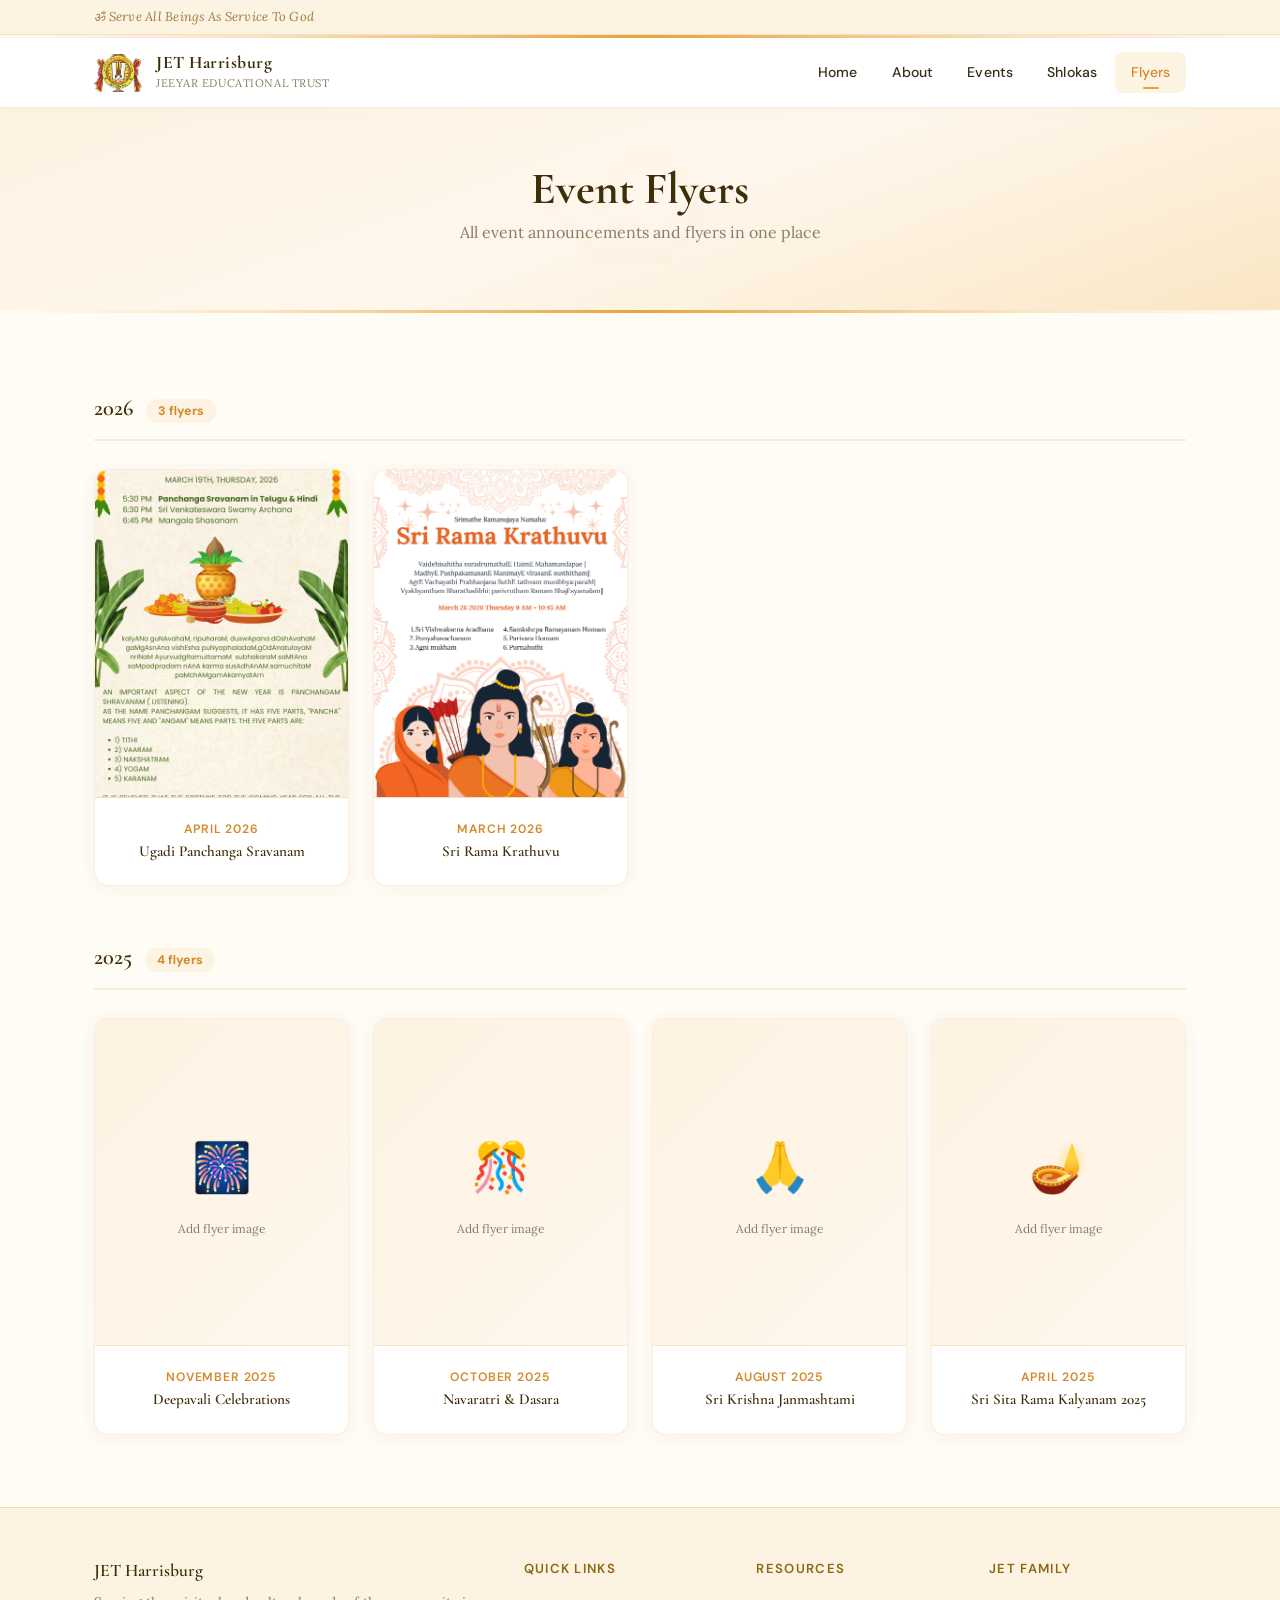
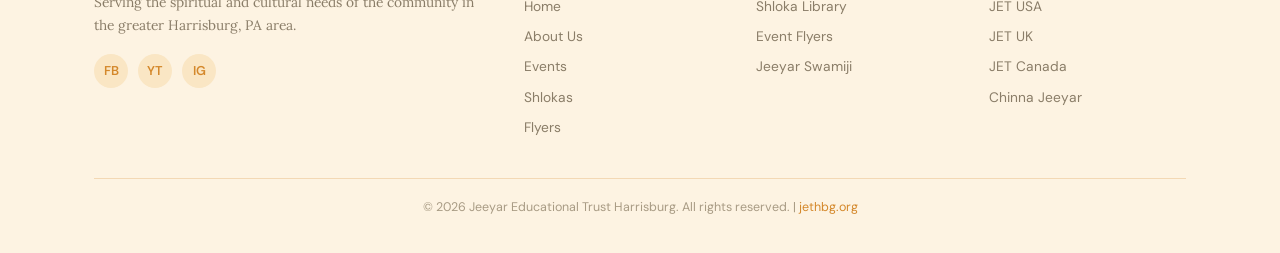
<file: pages/flyers.html>
<!DOCTYPE html>
<html lang="en">
<head>
  <!-- Google tag (gtag.js) -->
  <script async src="https://www.googletagmanager.com/gtag/js?id=G-V819DR77ZK"></script>
  <script>
    window.dataLayer = window.dataLayer || [];
    function gtag(){dataLayer.push(arguments);}
    gtag('js', new Date());
    gtag('config', 'G-V819DR77ZK');
  </script>
  <meta charset="UTF-8">
  <meta name="viewport" content="width=device-width, initial-scale=1.0">
  <title>Event Flyers — JET Harrisburg</title>
  <meta name="description" content="Archive of all event flyers from JET Harrisburg.">
  <link rel="stylesheet" href="../css/style.css">
  <link rel="icon" href="data:image/svg+xml,<svg xmlns='http://www.w3.org/2000/svg' viewBox='0 0 32 32'><circle cx='16' cy='16' r='16' fill='%23D4882B'/><text x='16' y='22' text-anchor='middle' fill='white' font-size='16' font-family='serif' font-weight='bold'>JH</text></svg>">
  <style>
    .flyer-placeholder {
      width: 100%;
      aspect-ratio: 8.5/11;
      background: linear-gradient(135deg, var(--saffron-pale), var(--cream-warm));
      display: flex;
      flex-direction: column;
      align-items: center;
      justify-content: center;
      color: var(--saffron-soft);
      font-size: 3rem;
      border-bottom: 1px solid var(--border-light);
    }
    .flyer-placeholder span {
      font-size: 0.75rem;
      color: var(--text-muted);
      margin-top: 8px;
      font-family: 'Lora', serif;
    }
    .flyer-card img.flyer-image {
      width: 100%;
      aspect-ratio: 8.5/11;
      object-fit: cover;
      border-bottom: 1px solid var(--border-light);
      background: var(--cream-mid);
    }
    .year-divider {
      font-family: 'Cormorant Garamond', serif;
      color: var(--brown-deep);
      font-size: 1.4rem;
      font-weight: 600;
      padding: 8px 0 16px;
      border-bottom: 2px solid var(--border-light);
      margin-bottom: 28px;
      margin-top: 48px;
    }
    .year-divider:first-child { margin-top: 0; }
    .flyer-count {
      display: inline-block;
      background: var(--saffron-pale);
      color: var(--saffron);
      font-size: 0.78rem;
      font-weight: 700;
      padding: 4px 12px;
      border-radius: 20px;
      margin-left: 8px;
      vertical-align: middle;
      font-family: 'DM Sans', sans-serif;
    }
  </style>
</head>
<body>

  <div class="top-bar">
    <div class="container">
      <span class="tagline">ॐ Serve All Beings As Service To God</span>
    </div>
  </div>
  <div class="ornament-border"></div>

  <header class="site-header">
    <div class="header-inner">
      <a href="../index.html" class="logo-group">
        <img src="../assets/images/jet_logo.png" alt="JET HBG" style="width:48px; height:auto;">
        <div class="logo-text">
          <h1>JET Harrisburg</h1>
          <p class="logo-subtitle">Jeeyar Educational Trust</p>
        </div>
      </a>
      <nav class="main-nav">
        <a href="../index.html">Home</a>
        <a href="about.html">About</a>
        <a href="events.html">Events</a>
        <a href="shlokas.html">Shlokas</a>
        <a href="flyers.html" class="active">Flyers</a>
      </nav>
      <button class="hamburger" aria-label="Menu">
        <span></span><span></span><span></span>
      </button>
    </div>
  </header>

  <section class="page-header">
    <h1>Event Flyers</h1>
    <p>All event announcements and flyers in one place</p>
  </section>
  <div class="ornament-border"></div>

  <section class="section">
    <div class="container">

      <!--
        ============================================================
        HOW TO ADD A NEW FLYER:
        1. Place your flyer image in assets/flyers/ folder
        2. Copy one of the flyer-card blocks below
        3. Update the src, alt, card-date, and h3 text
        4. Put it under the correct year section
        ============================================================
      -->

      <!-- 2026 Flyers -->
      <h3 class="year-divider">2026 <span class="flyer-count">3 flyers</span></h3>
      <div class="flyers-grid">

        <div class="flyer-card fade-in">
          <img class="flyer-image" src="../assets/flyers/ugadi-2026.png" alt="Ugadi Panchanga Sravanam">
          <div class="card-body">
            <span class="card-date">April 2026</span>
            <h3>Ugadi Panchanga Sravanam</h3>
          </div>
        </div>

        <div class="flyer-card fade-in">
          <img class="flyer-image" src="../assets/flyers/sri-rama-krathuvu.png" alt="Sri Rama Krathuvu">
          <div class="card-body">
            <span class="card-date">March 2026</span>
            <h3>Sri Rama Krathuvu</h3>
          </div>
        </div>

      </div>

      <!-- 2025 Flyers -->
      <h3 class="year-divider">2025 <span class="flyer-count">4 flyers</span></h3>
      <div class="flyers-grid">

        <div class="flyer-card fade-in">
          <div class="flyer-placeholder">🎆<span>Add flyer image</span></div>
          <div class="card-body">
            <span class="card-date">November 2025</span>
            <h3>Deepavali Celebrations</h3>
          </div>
        </div>

        <div class="flyer-card fade-in">
          <div class="flyer-placeholder">🎊<span>Add flyer image</span></div>
          <div class="card-body">
            <span class="card-date">October 2025</span>
            <h3>Navaratri &amp; Dasara</h3>
          </div>
        </div>

        <div class="flyer-card fade-in">
          <div class="flyer-placeholder">🙏<span>Add flyer image</span></div>
          <div class="card-body">
            <span class="card-date">August 2025</span>
            <h3>Sri Krishna Janmashtami</h3>
          </div>
        </div>

        <div class="flyer-card fade-in">
          <div class="flyer-placeholder">🪔<span>Add flyer image</span></div>
          <div class="card-body">
            <span class="card-date">April 2025</span>
            <h3>Sri Sita Rama Kalyanam 2025</h3>
          </div>
        </div>

      </div>

    </div>
  </section>

  <!-- Footer -->
  <footer class="site-footer">
    <div class="container">
      <div class="footer-grid">
        <div class="footer-brand">
          <h3>JET Harrisburg</h3>
          <p>Serving the spiritual and cultural needs of the community in the greater Harrisburg, PA area.</p>
          <div class="footer-social">
            <a href="#" title="Facebook">FB</a>
            <a href="#" title="YouTube">YT</a>
            <a href="#" title="Instagram">IG</a>
          </div>
        </div>
        <div class="footer-col">
          <h4>Quick Links</h4>
          <a href="../index.html">Home</a>
          <a href="about.html">About Us</a>
          <a href="events.html">Events</a>
          <a href="shlokas.html">Shlokas</a>
          <a href="flyers.html">Flyers</a>
        </div>
        <div class="footer-col">
          <h4>Resources</h4>
          <a href="shlokas.html">Shloka Library</a>
          <a href="flyers.html">Event Flyers</a>
          <a href="https://chinnajeeyar.org/" target="_blank" rel="noopener">Jeeyar Swamiji</a>
        </div>
        <div class="footer-col">
          <h4>JET Family</h4>
          <a href="https://jetusa.org" target="_blank" rel="noopener">JET USA</a>
          <a href="https://jetuk.org" target="_blank" rel="noopener">JET UK</a>
          <a href="https://www.jettoronto.org" target="_blank" rel="noopener">JET Canada</a>
          <a href="https://chinnajeeyar.org" target="_blank" rel="noopener">Chinna Jeeyar</a>
        </div>
      </div>
      <div class="footer-bottom">
        <p>&copy; 2026 Jeeyar Educational Trust Harrisburg. All rights reserved. | <a href="https://jethbg.org">jethbg.org</a></p>
      </div>
    </div>
  </footer>

  <script src="../js/main.js"></script>
</body>
</html>
</file>
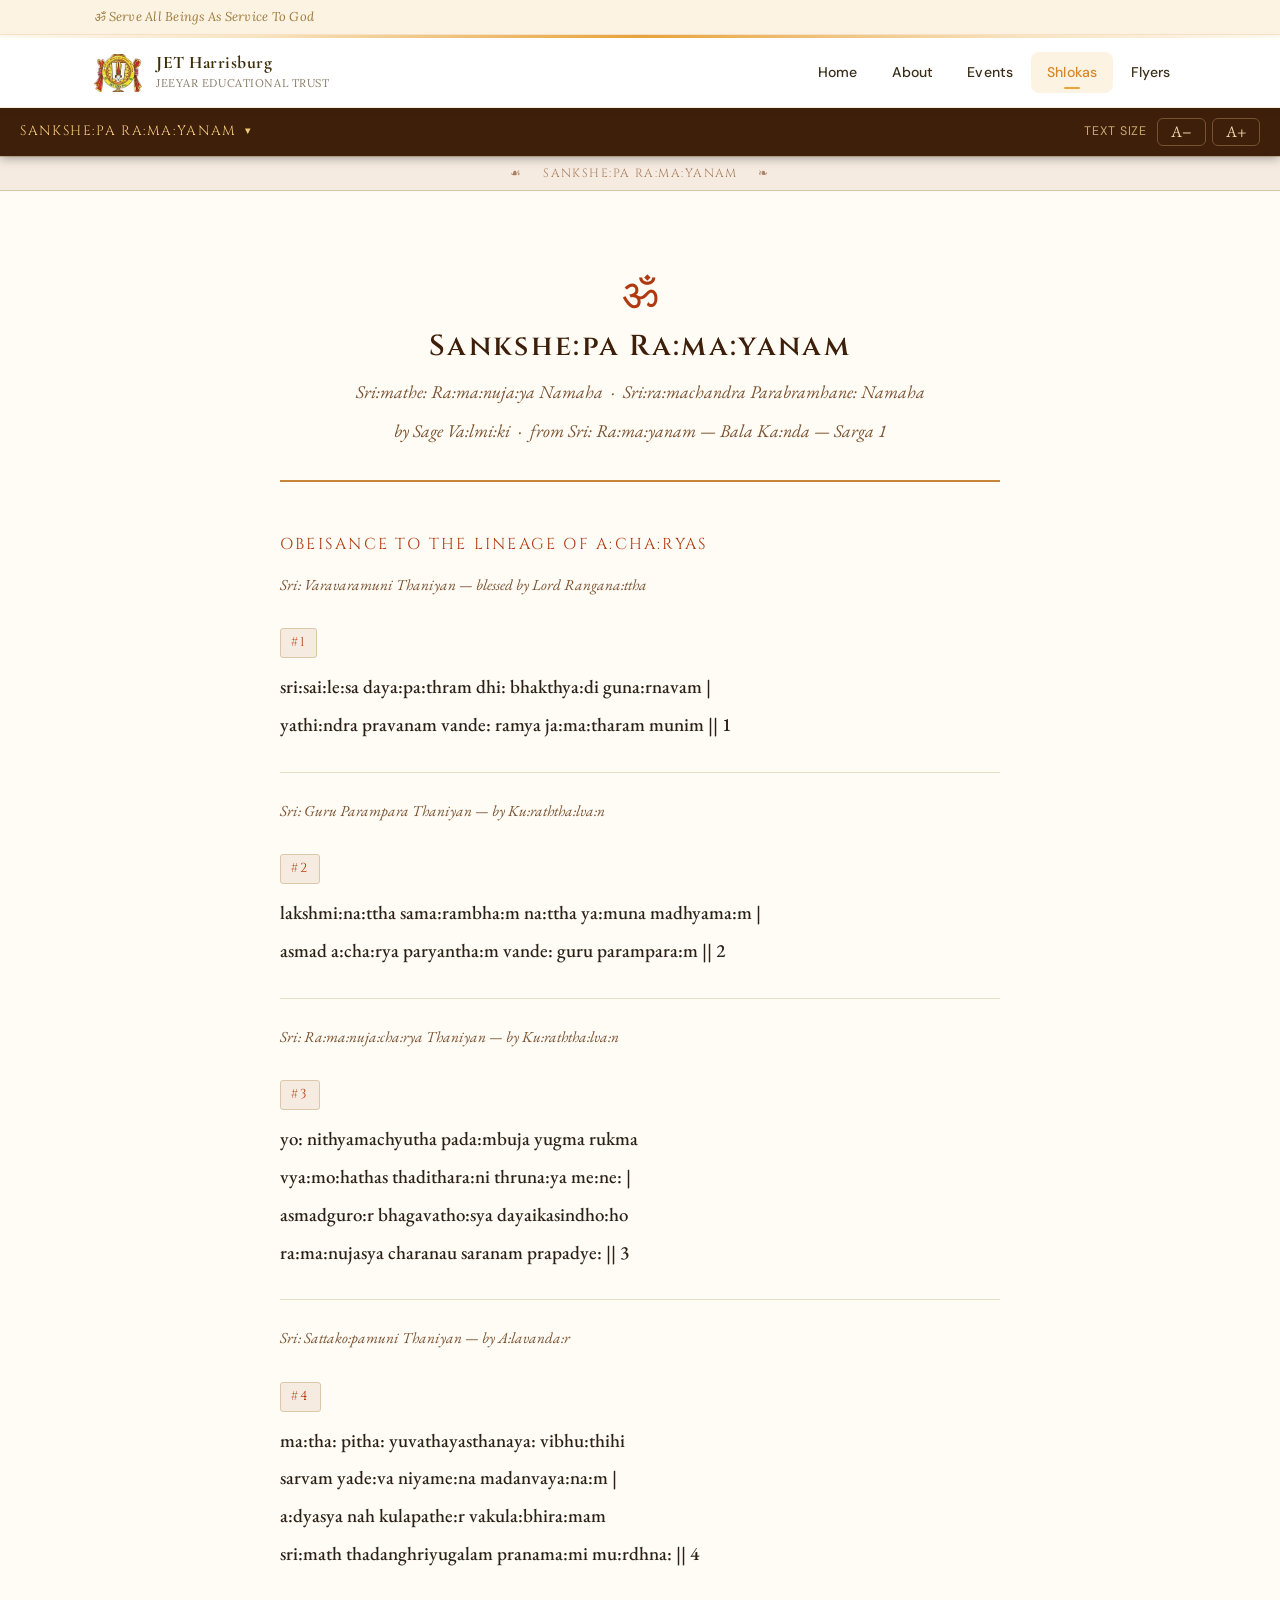
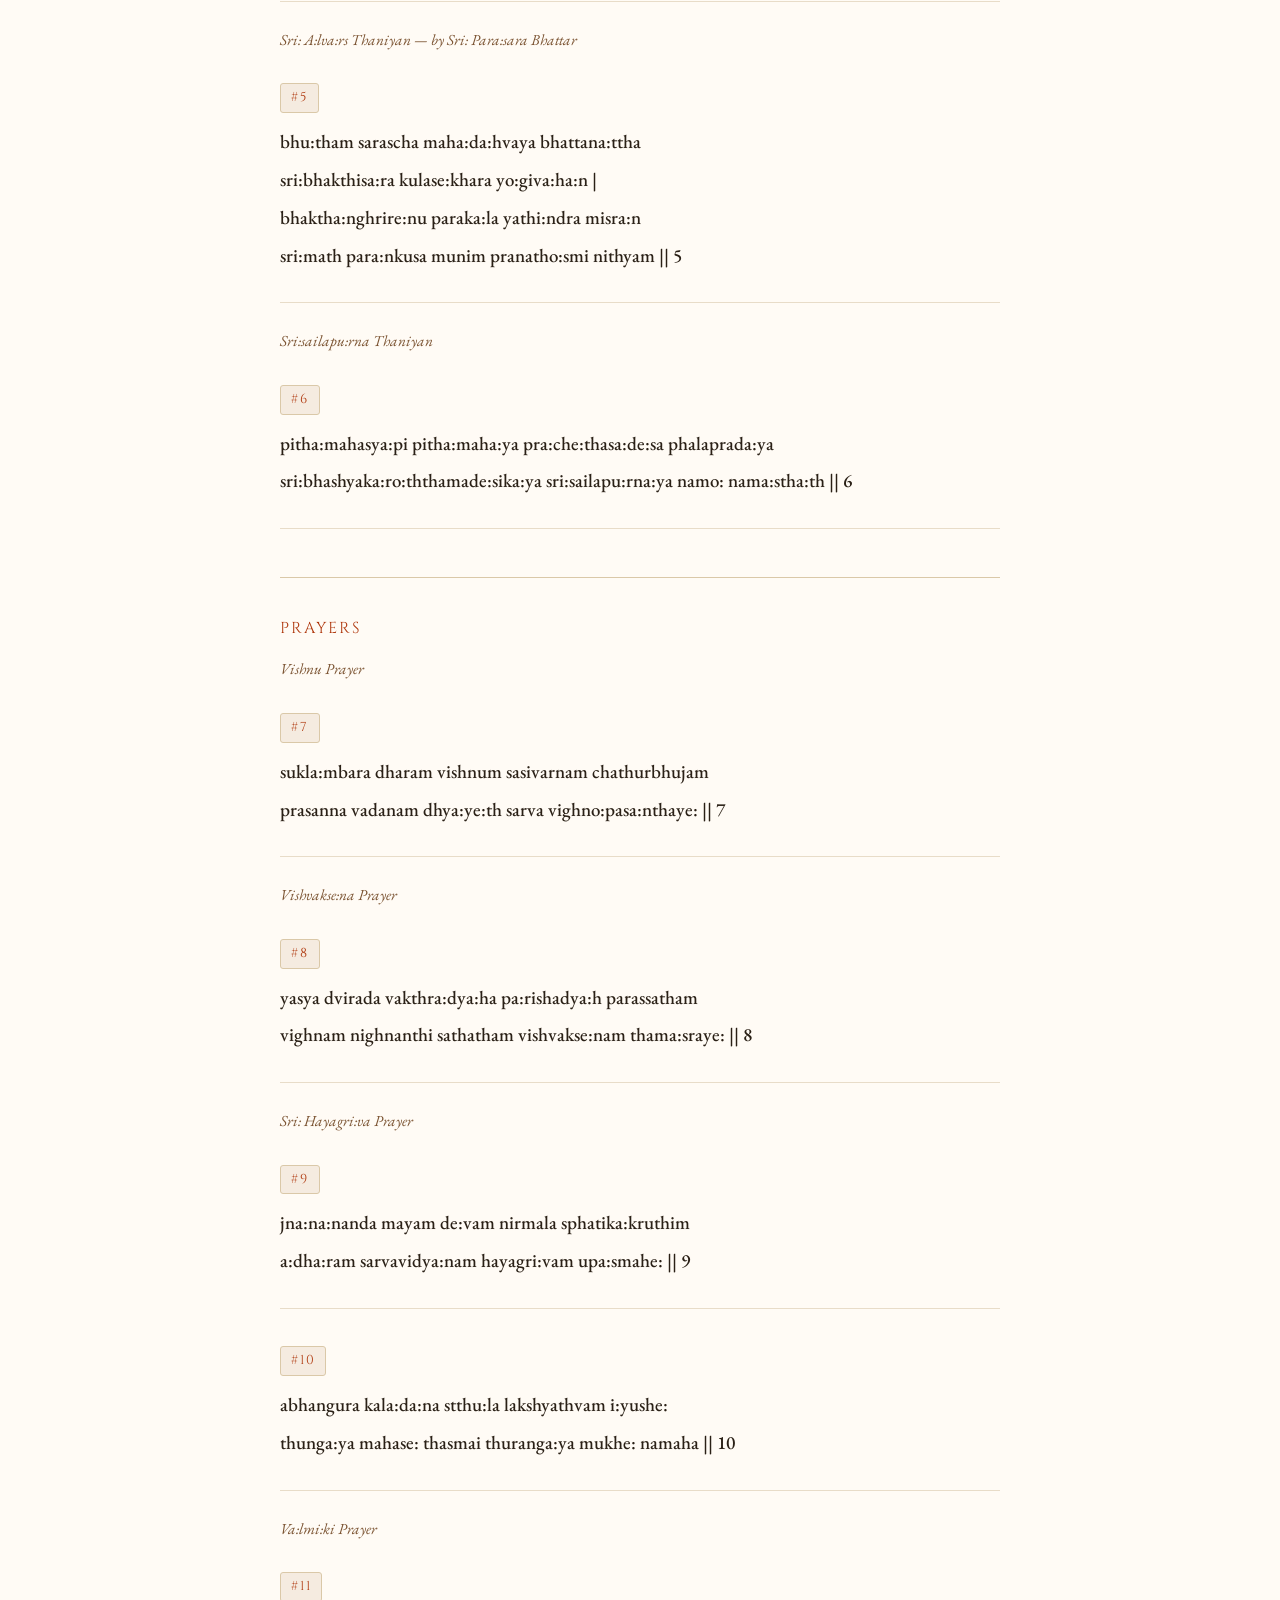
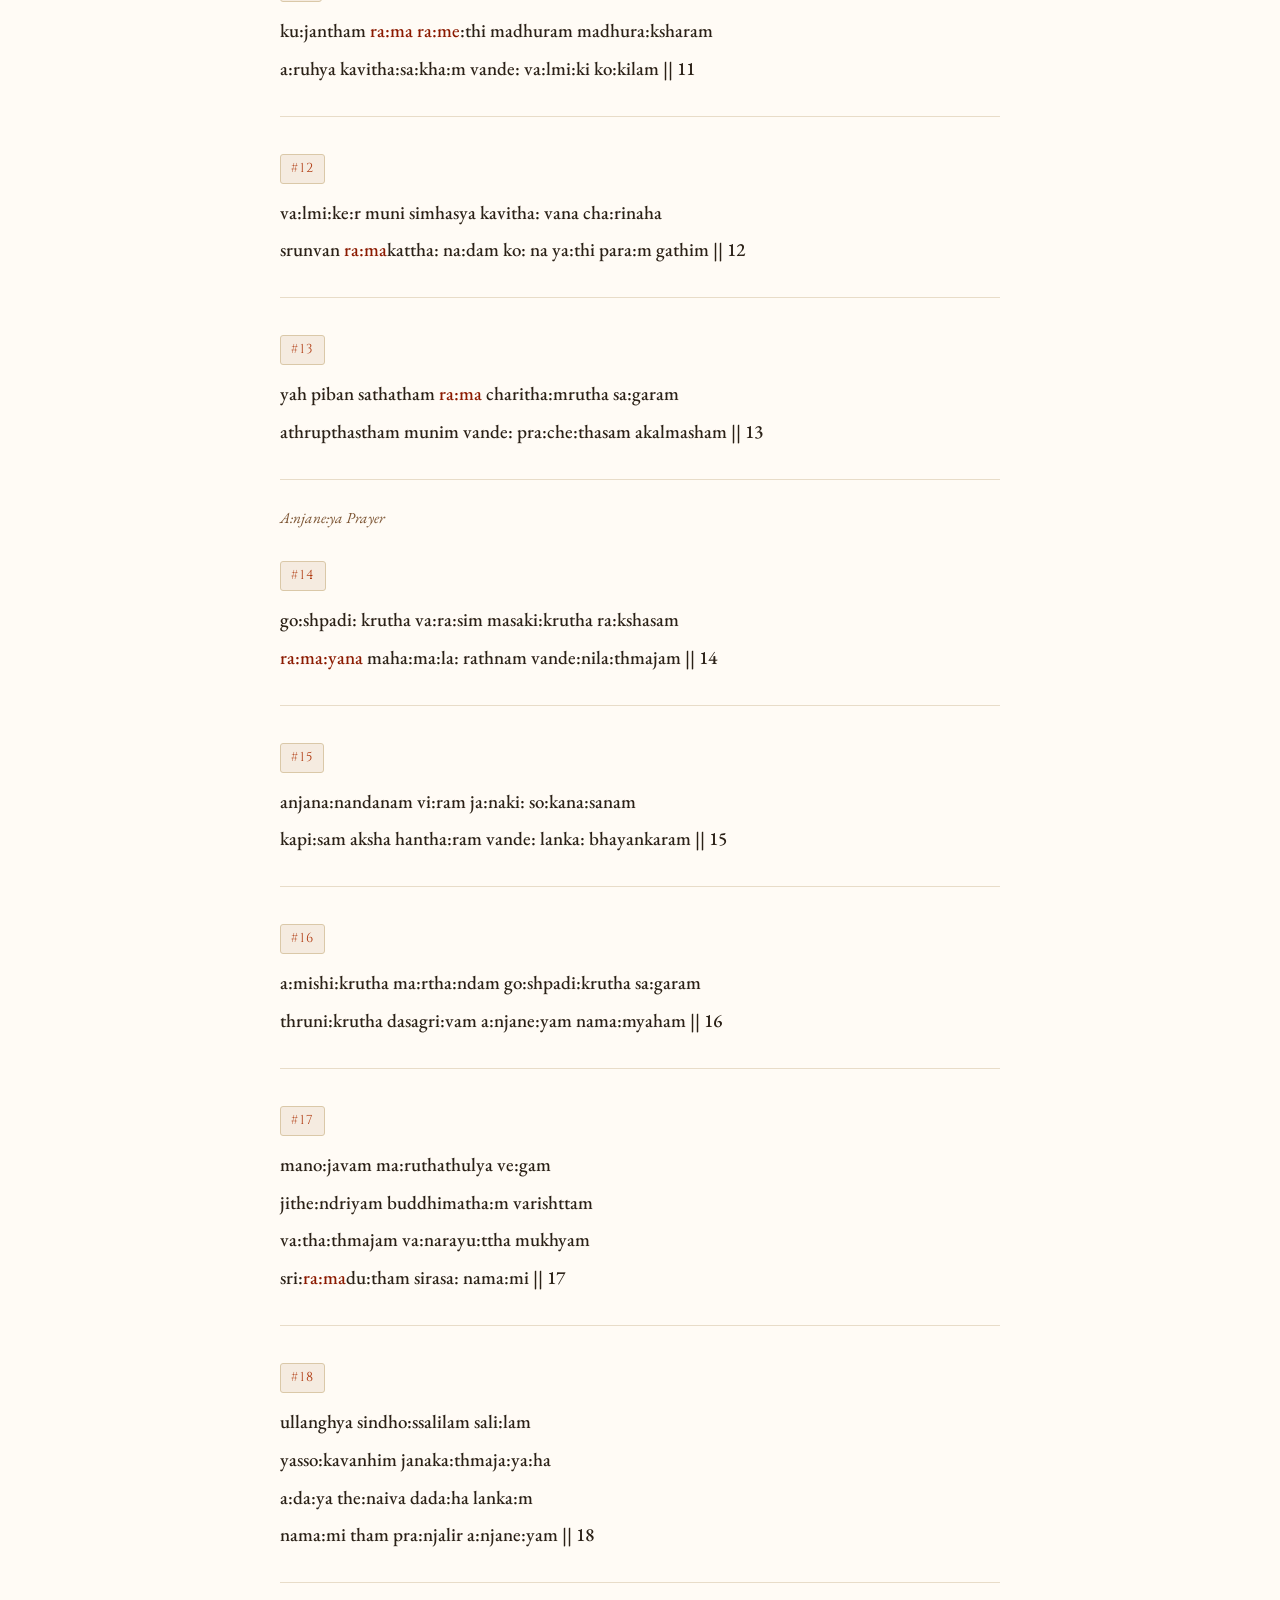
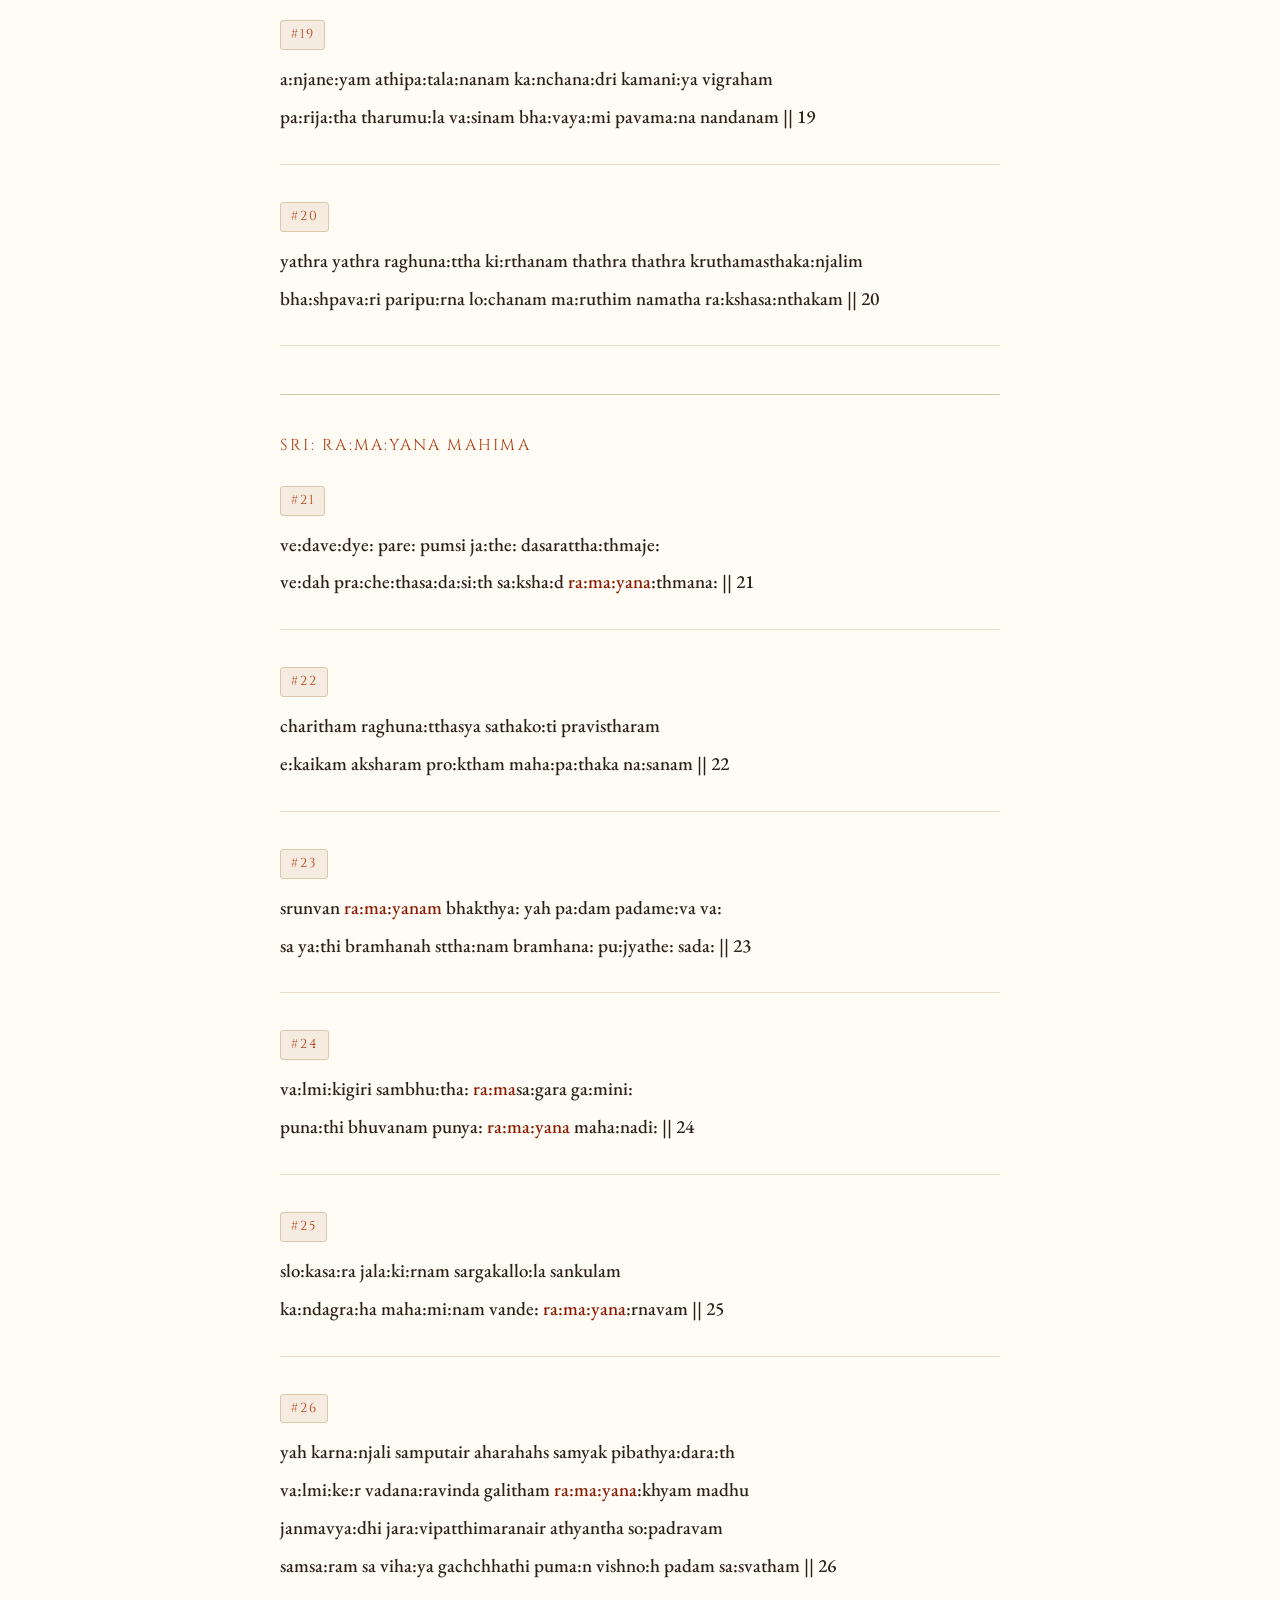
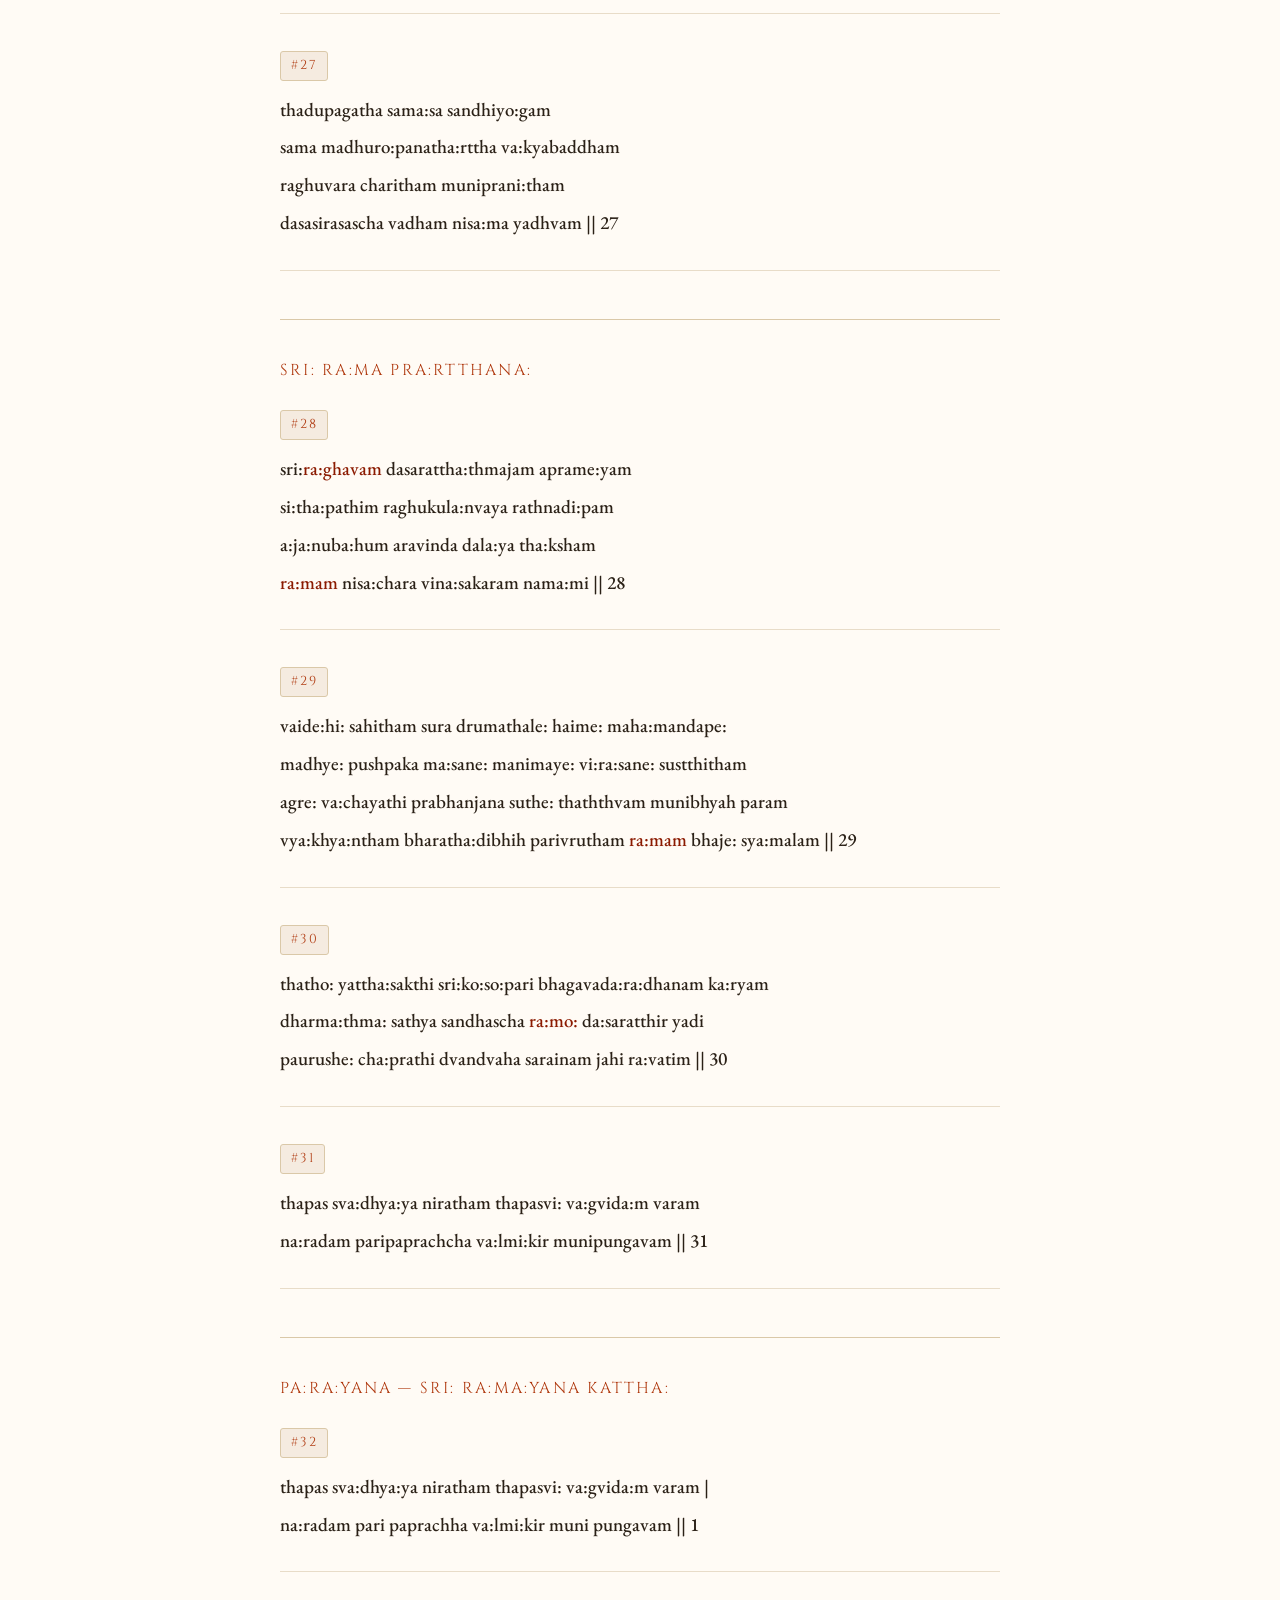
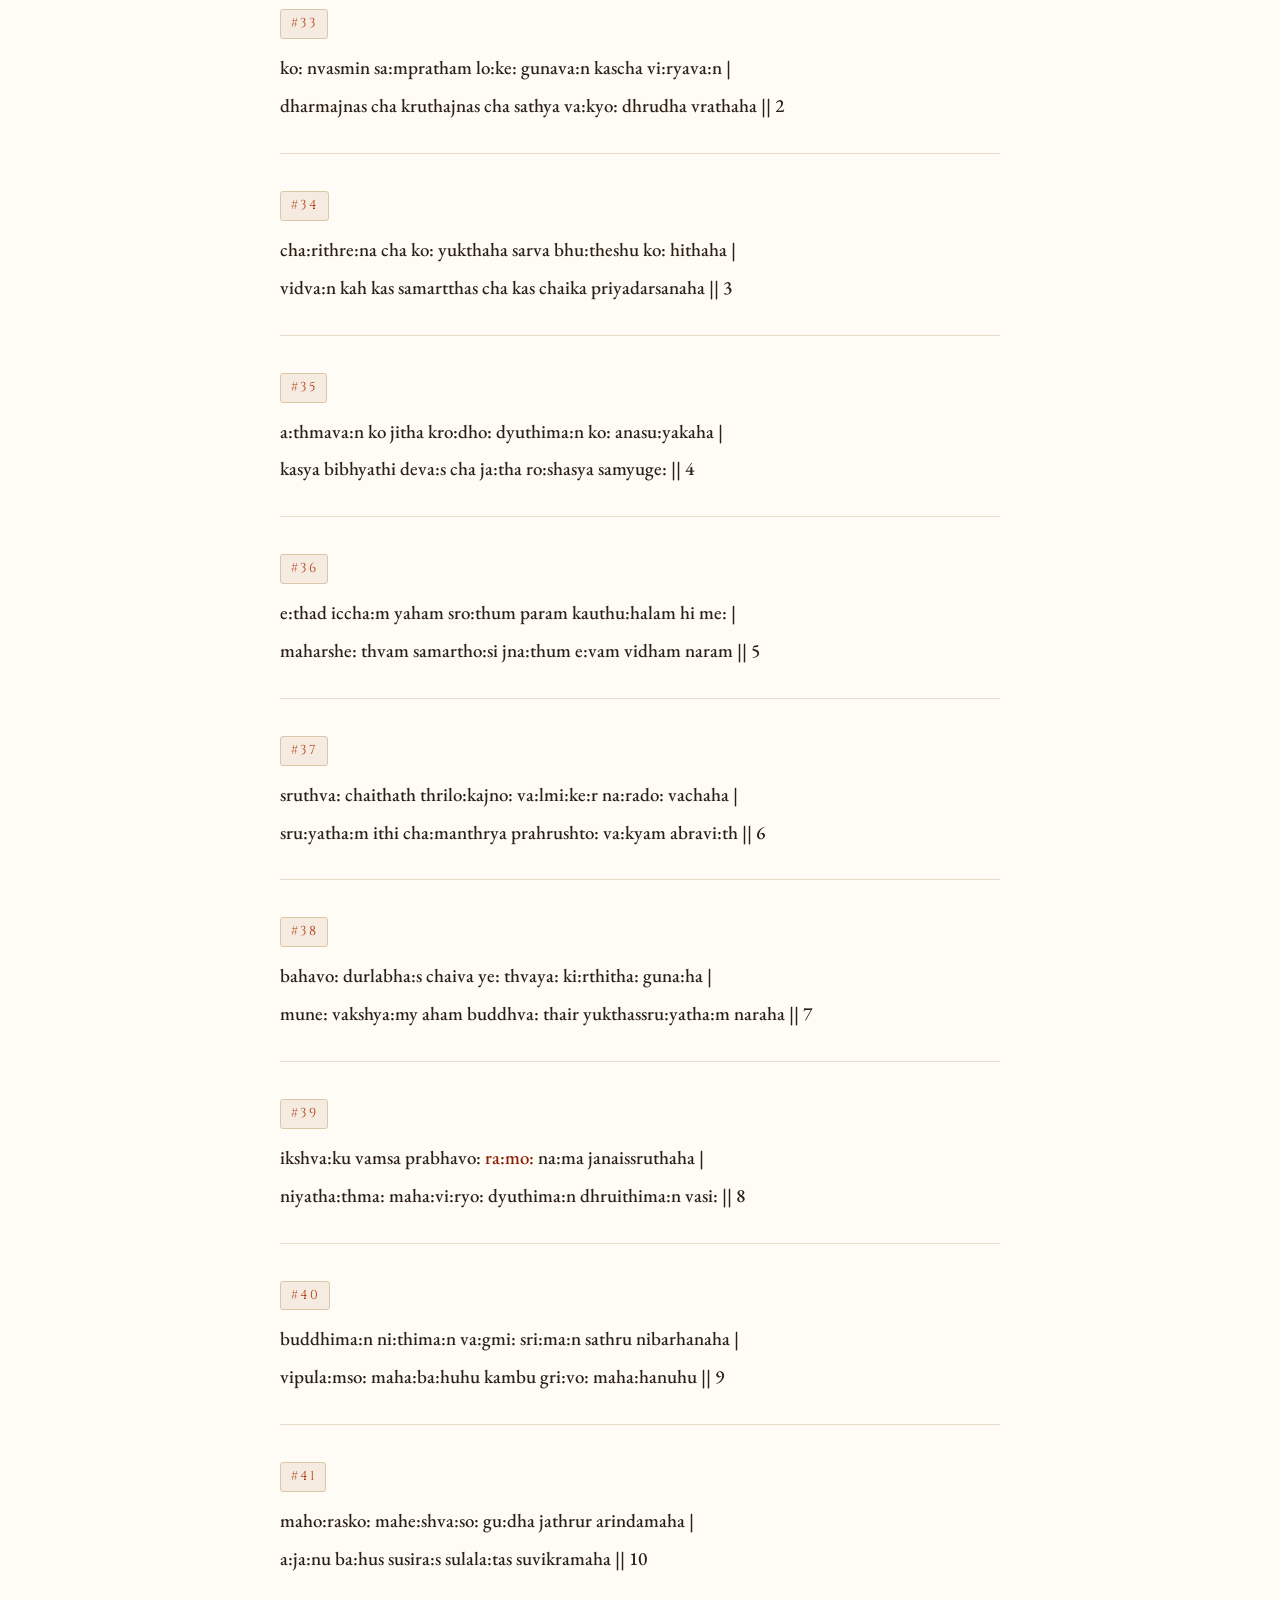
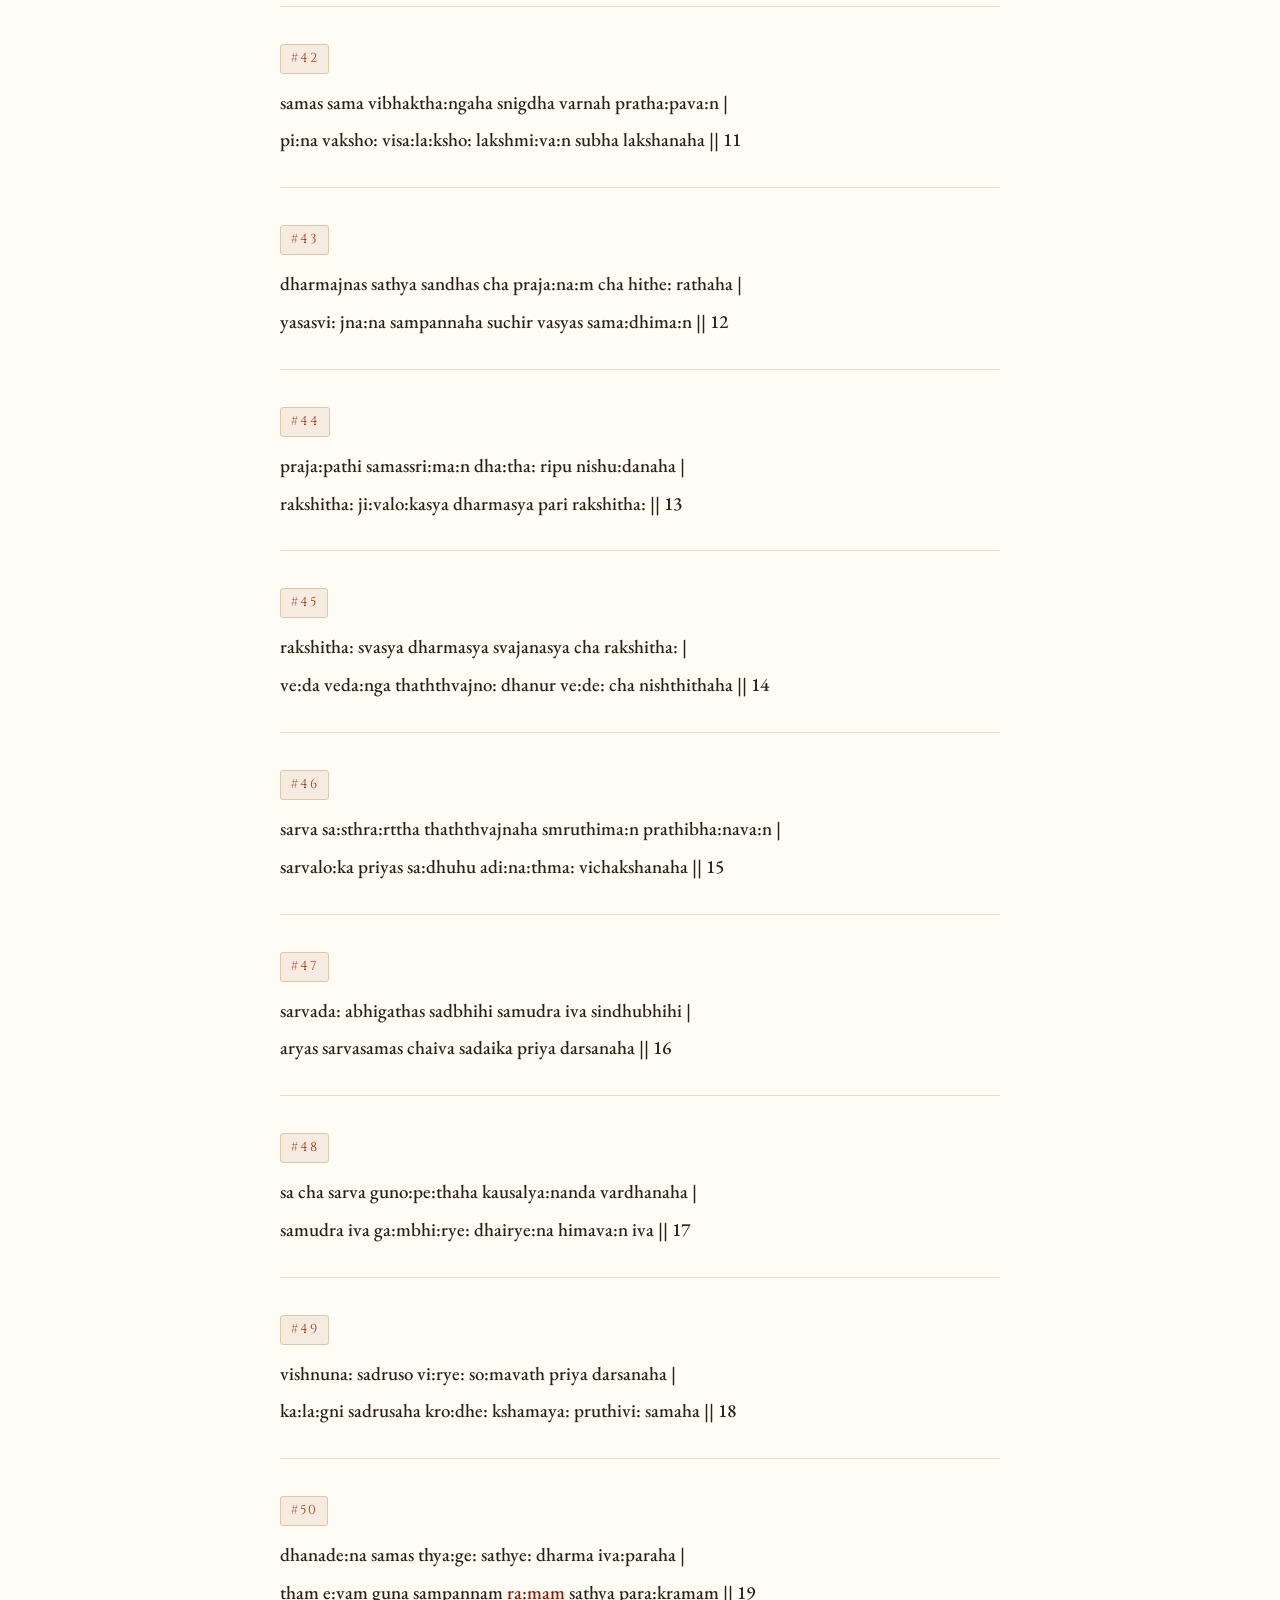
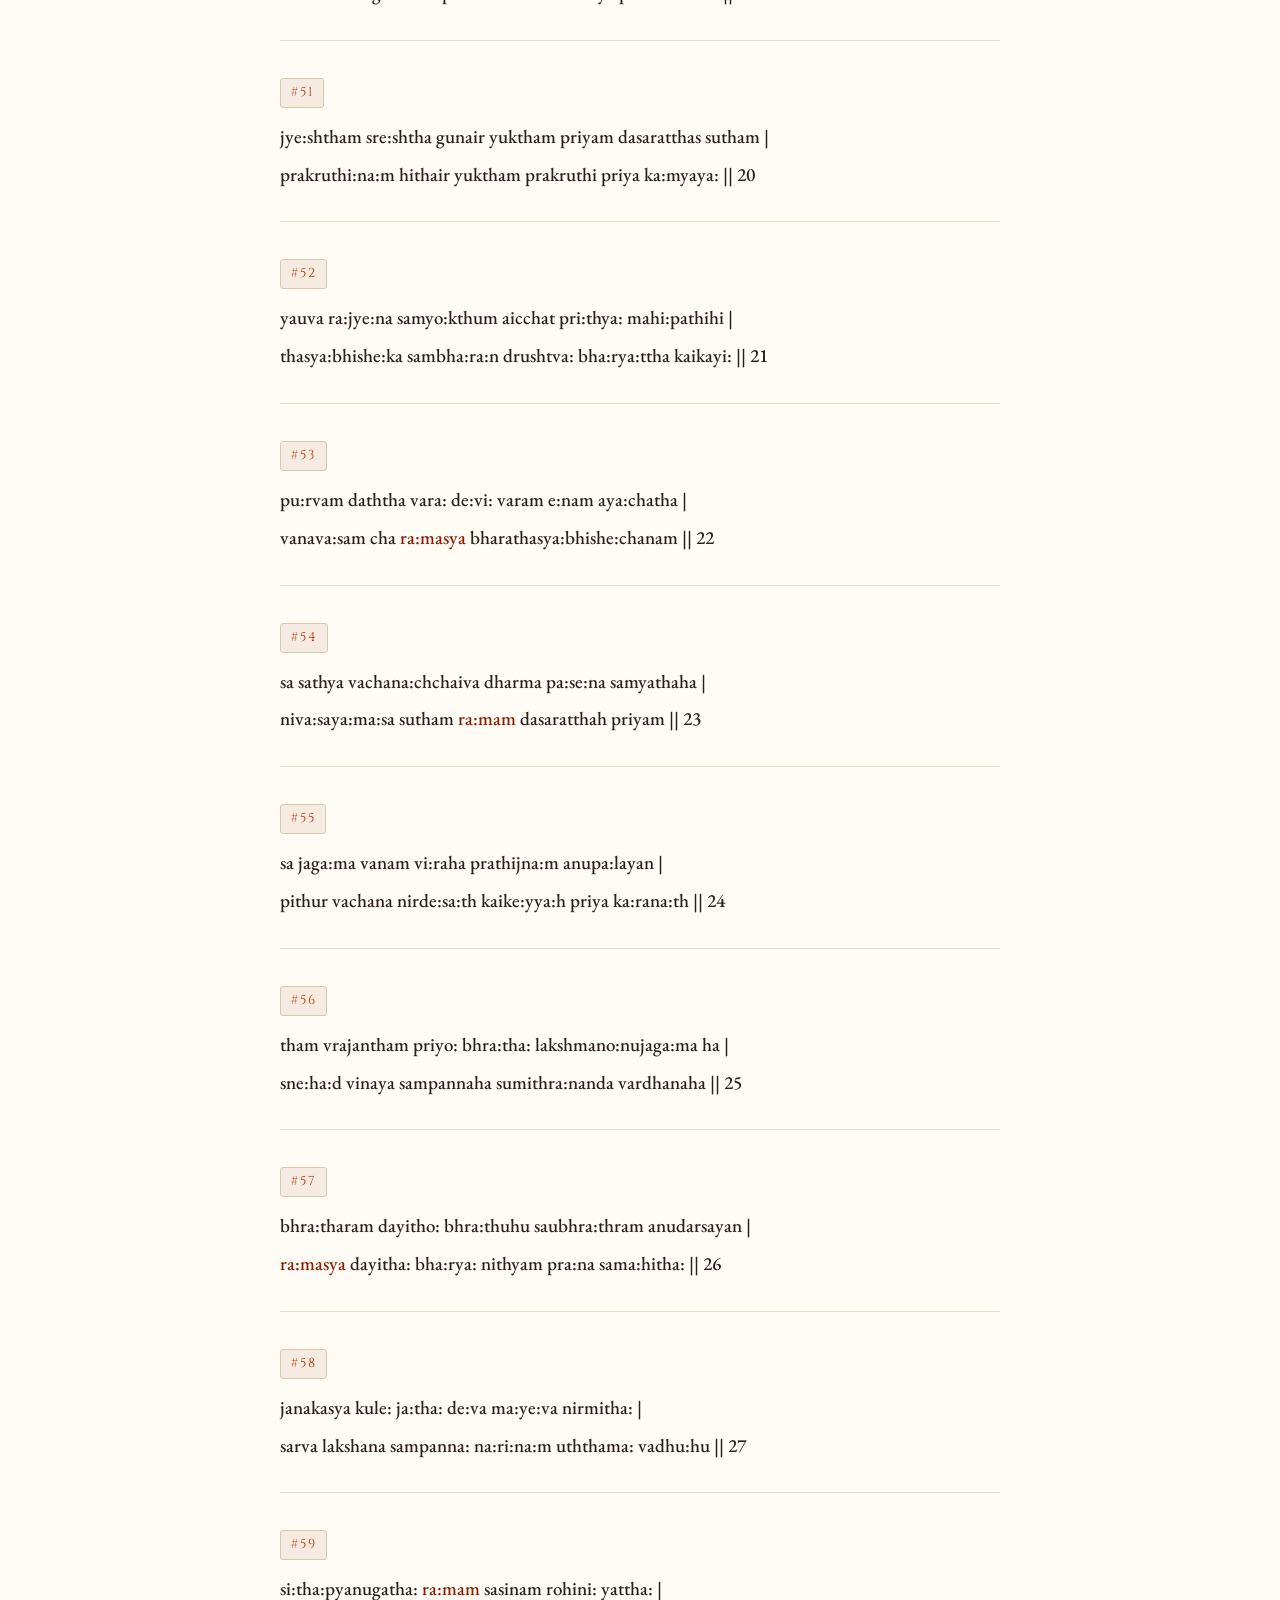
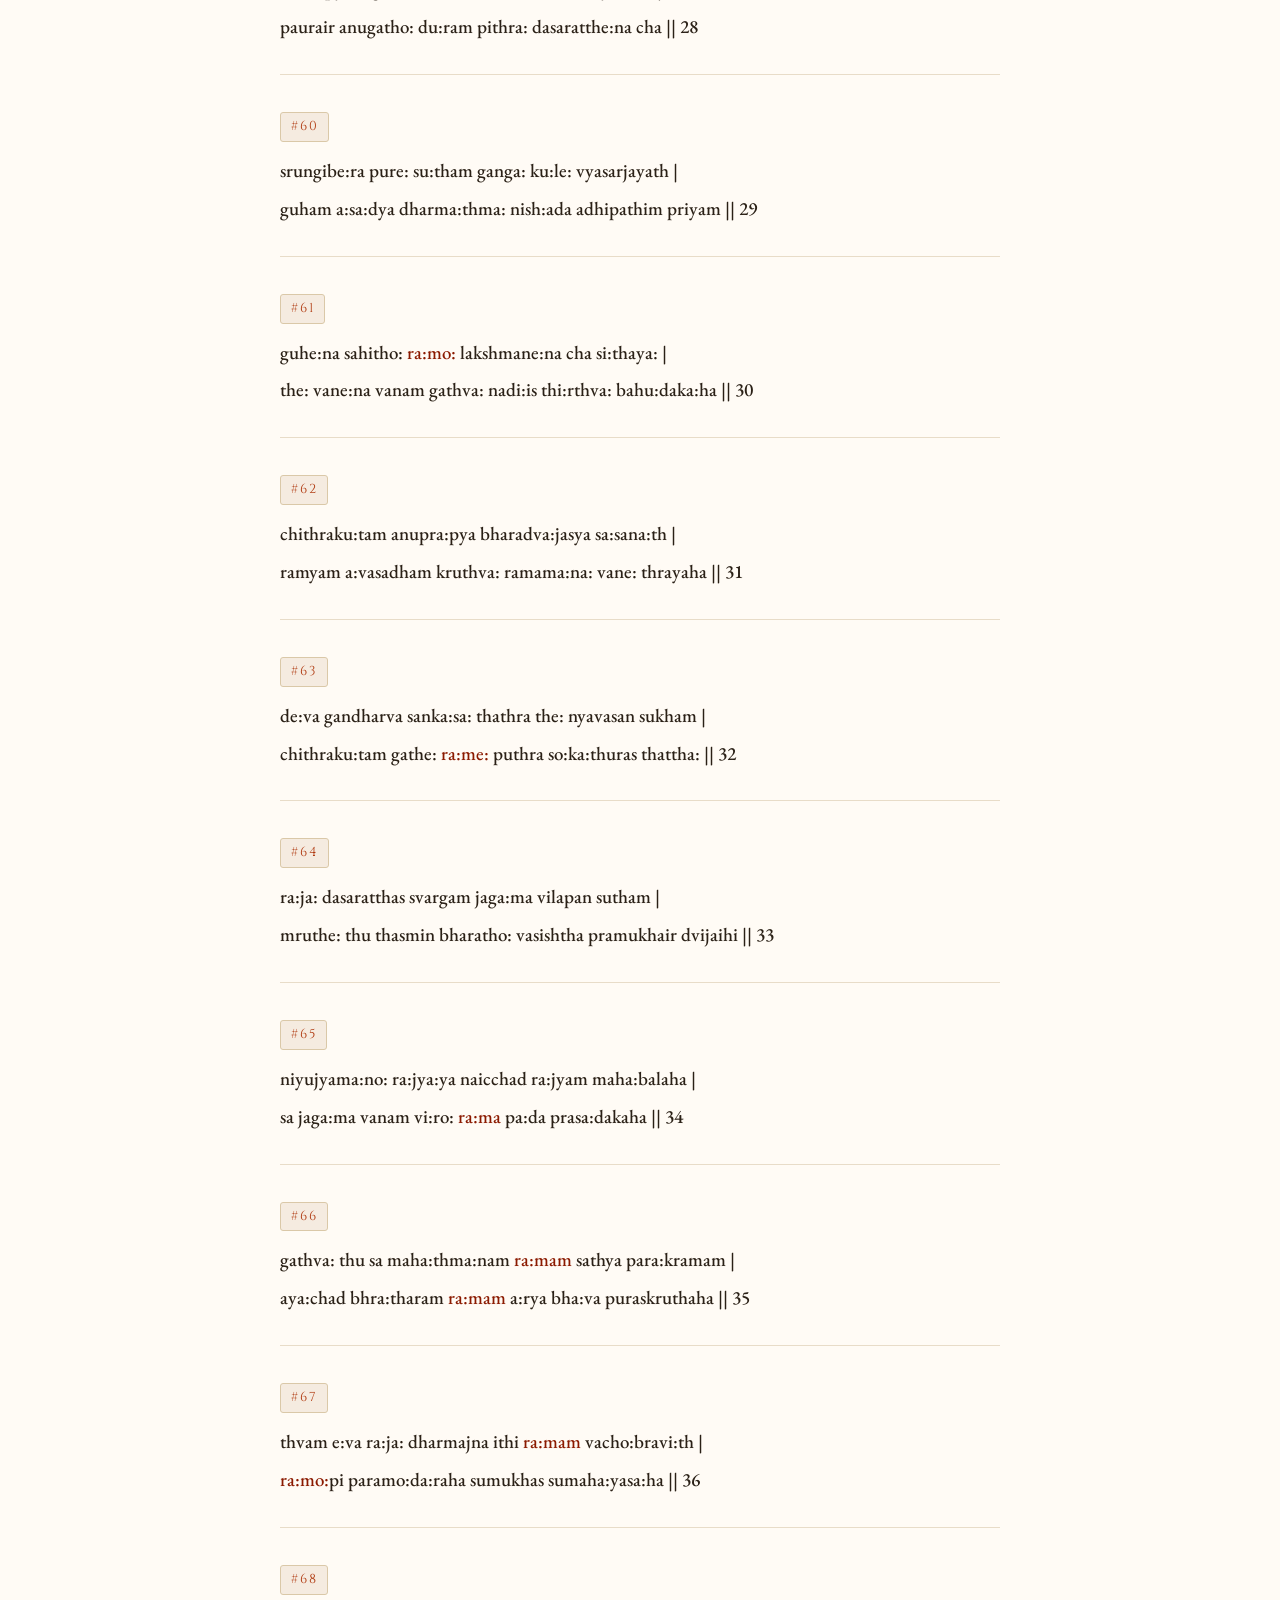
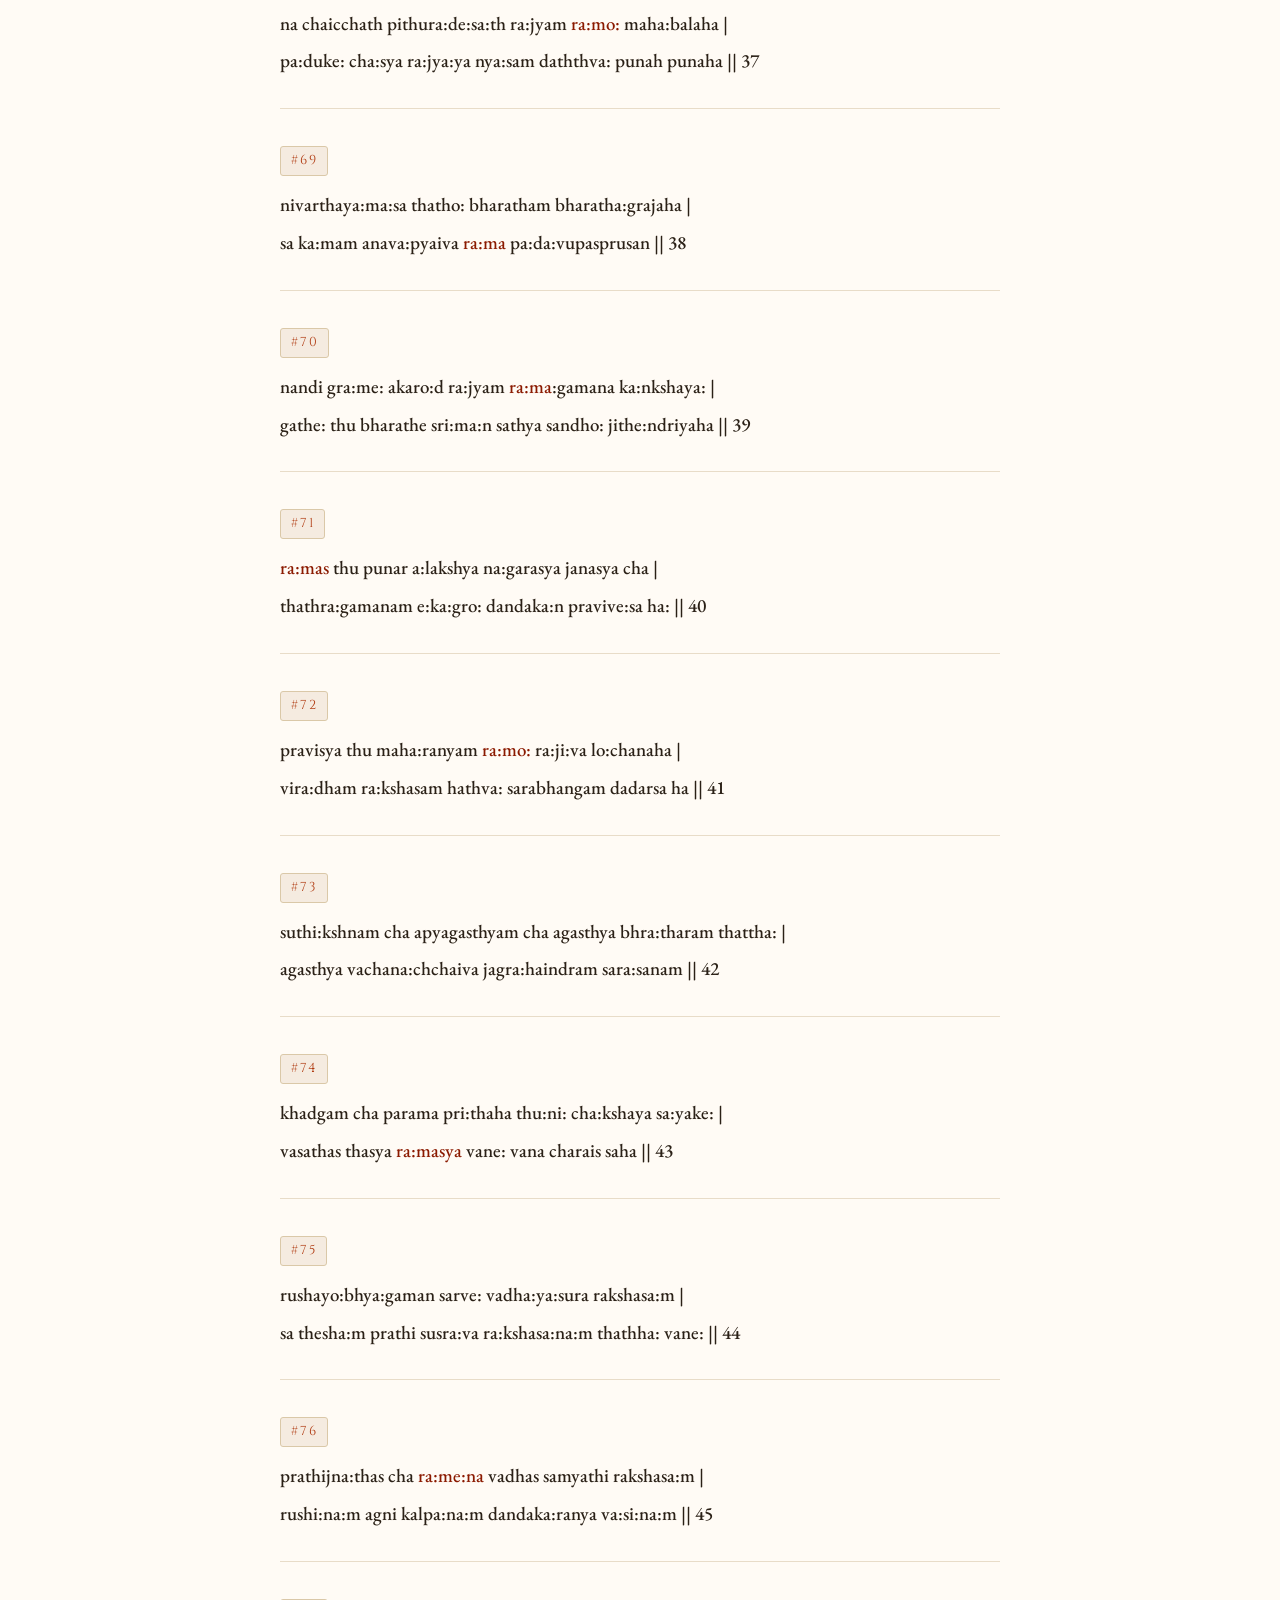
<file: pages/sankshepa-ramayanam.html>
<!DOCTYPE html>
<html lang="en">
<head>
  <!-- Google tag (gtag.js) -->
  <script async src="https://www.googletagmanager.com/gtag/js?id=G-V819DR77ZK"></script>
  <script>
    window.dataLayer = window.dataLayer || [];
    function gtag(){dataLayer.push(arguments);}
    gtag('js', new Date());
    gtag('config', 'G-V819DR77ZK');
  </script>
  <meta charset="UTF-8">
  <meta name="viewport" content="width=device-width, initial-scale=1.0">
  <title>Sankshe:pa Ra:ma:yanam — JET Harrisburg</title>
  <meta name="description" content="Read the Sankshe:pa Ra:ma:yanam — the condensed Ramayana by Sage Va:lmi:ki with prayers, thaniyans, and mangala slo:kas.">
  <link rel="stylesheet" href="../css/style.css">
  <link rel="icon" href="data:image/svg+xml,<svg xmlns='http://www.w3.org/2000/svg' viewBox='0 0 32 32'><circle cx='16' cy='16' r='16' fill='%23D4882B'/><text x='16' y='22' text-anchor='middle' fill='white' font-size='16' font-family='serif' font-weight='bold'>JH</text></svg>">
  <link href="https://fonts.googleapis.com/css2?family=EB+Garamond:ital,wght@0,400;0,500;0,600;1,400&family=Cinzel:wght@400;600&display=swap" rel="stylesheet">
  <style>
    /* ── Font-size scale (scoped to main.page) ── */
    main.page.fs-1 { font-size: 14px; }
    main.page.fs-2 { font-size: 16px; }
    main.page.fs-3 { font-size: 18px; }
    main.page.fs-4 { font-size: 20px; }
    main.page.fs-5 { font-size: 23px; }
    main.page.fs-6 { font-size: 26px; }
    main.page.fs-7 { font-size: 30px; }

    /* ── Page layout ── */
    .page {
      font-family: 'EB Garamond', Georgia, serif;
      color: #2a2016;
      line-height: 1.85;
      max-width: 760px;
      margin: 0 auto;
      padding: 40px 20px 80px;
    }

    /* ── Auto-hide site header on scroll ── */
    .site-header {
      transition: transform 0.3s ease;
    }
    body.header-hidden .site-header {
      transform: translateY(-100%);
    }

    /* ── Sticky toolbar ── */
    .toolbar {
      position: sticky;
      top: 77px;
      z-index: 500;
      background: #3d1f0a;
      display: flex;
      align-items: center;
      justify-content: space-between;
      padding: 10px 20px;
      box-shadow: 0 2px 10px rgba(0,0,0,0.35);
      transition: top 0.3s ease;
    }
    body.header-hidden .toolbar {
      top: 0;
    }
    .toolbar-title {
      font-family: 'Cinzel', serif;
      color: #f5c97a;
      font-size: 0.85rem;
      letter-spacing: 0.12em;
      text-transform: uppercase;
      cursor: pointer;
      position: relative;
      user-select: none;
      display: flex;
      align-items: center;
      gap: 6px;
    }
    .toolbar-title:hover { color: #ffe0a0; }
    .toolbar-title .nav-arrow {
      font-size: 0.6rem;
      transition: transform 0.2s ease;
      display: inline-block;
    }
    .toolbar-title.open .nav-arrow { transform: rotate(180deg); }

    /* ── Section nav dropdown ── */
    .section-nav {
      display: none;
      position: absolute;
      top: 100%;
      left: 0;
      margin-top: 6px;
      background: #3d1f0a;
      border: 1px solid #7a5230;
      border-radius: 8px;
      box-shadow: 0 8px 24px rgba(0,0,0,0.45);
      min-width: 280px;
      z-index: 600;
      overflow: hidden;
    }
    .section-nav.open { display: block; }
    .section-nav a {
      display: block;
      padding: 10px 16px;
      color: #f0d9b0;
      text-decoration: none;
      font-family: 'EB Garamond', Georgia, serif;
      font-size: 0.88rem;
      letter-spacing: 0.02em;
      text-transform: none;
      border-bottom: 1px solid rgba(122,82,48,0.3);
      transition: background 0.15s;
    }
    .section-nav a:last-child { border-bottom: none; }
    .section-nav a:hover { background: #5a2e0e; }
    .section-nav a.active-section { color: #f5c97a; background: rgba(200,132,58,0.15); }
    .font-controls {
      display: flex;
      align-items: center;
      gap: 6px;
    }
    .font-controls span {
      color: #c8a96e;
      font-size: 0.78rem;
      margin-right: 4px;
      letter-spacing: 0.06em;
    }
    .font-btn {
      background: none;
      border: 1.5px solid #7a5230;
      color: #f0d9b0;
      border-radius: 6px;
      cursor: pointer;
      font-family: 'EB Garamond', serif;
      transition: background 0.15s, border-color 0.15s;
      line-height: 1;
      padding: 5px 13px;
      font-size: 1rem;
    }
    .font-btn:hover { background: #5a2e0e; border-color: #c8843a; }
    .font-btn:disabled { opacity: 0.3; cursor: default; }

    /* ── Title block ── */
    .book-header {
      text-align: center;
      padding: 40px 0 32px;
      border-bottom: 2px solid #c8843a;
      margin-bottom: 48px;
    }
    .book-header .om {
      font-size: 2.4em;
      color: #b03a10;
      line-height: 1;
      margin-bottom: 14px;
      display: block;
    }
    .book-header h1 {
      font-family: 'Cinzel', serif;
      font-size: 1.6em;
      font-weight: 600;
      color: #3d1f0a;
      letter-spacing: 0.08em;
      line-height: 1.35;
      margin-bottom: 8px;
    }
    .book-header .subtitle {
      font-style: italic;
      color: #7a5230;
      font-size: 1em;
    }

    /* ── Section headings ── */
    .section-heading {
      font-family: 'Cinzel', serif;
      font-size: 0.88em;
      letter-spacing: 0.14em;
      text-transform: uppercase;
      color: #b03a10;
      border-top: 1px solid #dac8a8;
      padding-top: 36px;
      margin: 48px 0 20px;
    }
    .sub-heading {
      font-size: 0.85em;
      color: #7a5230;
      font-style: italic;
      margin-bottom: 24px;
      margin-top: -8px;
    }

    /* ── Verse block ── */
    .verse {
      margin-bottom: 32px;
      padding-bottom: 28px;
      border-bottom: 1px solid #e8dcc8;
    }
    .verse:last-child { border-bottom: none; }
    .verse-num {
      font-family: 'Cinzel', serif;
      font-size: 0.72em;
      letter-spacing: 0.14em;
      color: #b03a10;
      display: inline-block;
      margin-bottom: 10px;
      background: #f5ebe0;
      padding: 2px 10px;
      border-radius: 3px;
      border: 1px solid #dac8a8;
    }
    .verse-text {
      font-size: 1.05em;
      line-height: 2.0;
      color: #2a2016;
      text-align: justify;
      font-weight: 500;
    }
    .verse-text .line { display: block; }
    .highlight { color: #8b1a00; }

    /* ── Ending dedication ── */
    .dedication {
      text-align: center;
      margin-top: 56px;
      padding-top: 32px;
      border-top: 2px solid #c8843a;
      font-family: 'Cinzel', serif;
      font-size: 1em;
      color: #3d1f0a;
      letter-spacing: 0.06em;
    }
    .dedication .line2 {
      color: #b03a10;
      font-size: 1.1em;
      margin-top: 8px;
      display: block;
    }

    /* ── Progress bar ── */
    .progress-bar {
      position: fixed;
      top: 0; left: 0;
      height: 3px;
      background: linear-gradient(90deg, #c8843a, #e8a84a);
      width: 0%;
      z-index: 1100;
      transition: width 0.1s;
    }

    /* ── Sticky section banner ── */
    .section-banner {
      position: sticky;
      top: 122px;
      z-index: 90;
      background: #f5ebe0;
      border-bottom: 1px solid #dac8a8;
      border-top: 1px solid #dac8a8;
      padding: 6px 20px;
      text-align: center;
      font-family: 'Cinzel', serif;
      font-size: 0.75rem;
      letter-spacing: 0.12em;
      color: #7a3a10;
      text-transform: uppercase;
      transition: top 0.3s ease, opacity 0.2s;
    }
    .section-banner span { opacity: 0.6; margin: 0 8px; }
    body.header-hidden .section-banner {
      top: 45px;
    }

    /* ── Mobile ── */
    @media (max-width: 520px) {
      .page { padding: 24px 16px 60px; }
      .toolbar { padding: 9px 14px; }
      .toolbar-title { font-size: 0.72rem; }
      .book-header h1 { font-size: 1.25em; }
      .book-header .om { font-size: 2em; }
      .verse-text { text-align: left; }
      .toolbar { top: 75px; }
      .section-banner { font-size: 0.68rem; padding: 5px 12px; top: 118px; }
      body.header-hidden .toolbar { top: 0; }
      body.header-hidden .section-banner { top: 43px; }
      .section-nav { min-width: 240px; }
      .section-nav a { font-size: 0.82rem; padding: 9px 12px; }
    }
  </style>
</head>
<body>

  <!-- Top Bar -->
  <div class="top-bar">
    <div class="container">
      <span class="tagline">ॐ Serve All Beings As Service To God</span>
    </div>
  </div>
  <div class="ornament-border"></div>

  <!-- Header -->
  <header class="site-header">
    <div class="header-inner">
      <a href="../index.html" class="logo-group">
        <img src="../assets/images/jet_logo.png" alt="JET HBG" style="width:48px; height:auto;">
        <div class="logo-text">
          <h1>JET Harrisburg</h1>
          <p class="logo-subtitle">Jeeyar Educational Trust</p>
        </div>
      </a>
      <nav class="main-nav">
        <a href="../index.html">Home</a>
        <a href="about.html">About</a>
        <a href="events.html">Events</a>
        <a href="shlokas.html" class="active">Shlokas</a>
        <a href="flyers.html">Flyers</a>
      </nav>
      <button class="hamburger" aria-label="Menu">
        <span></span><span></span><span></span>
      </button>
    </div>
  </header>

  <div class="progress-bar" id="progressBar"></div>

  <!-- Sticky Toolbar -->
  <nav class="toolbar" id="toolbar">
    <div class="toolbar-title" id="navToggle" aria-expanded="false" aria-controls="sectionNav">
      <span id="navLabel">Sankshe:pa Ra:ma:yanam</span>
      <span class="nav-arrow">▼</span>
      <div class="section-nav" id="sectionNav" role="menu">
        <a href="#sec-thaniyans" role="menuitem">1. Obeisance to the Lineage of A:cha:ryas</a>
        <a href="#sec-prayers" role="menuitem">2. Prayers</a>
        <a href="#sec-mahima" role="menuitem">3. Sri: Ra:ma:yana Mahima</a>
        <a href="#sec-praarthana" role="menuitem">4. Sri: Ra:ma Pra:rtthana:</a>
        <a href="#sec-parayana" role="menuitem">5. Pa:ra:yana — Sri: Ra:ma:yana Kattha:</a>
        <a href="#sec-concluding" role="menuitem">6. Concluding Slo:kas</a>
      </div>
    </div>
    <div class="font-controls">
      <span>TEXT SIZE</span>
      <button class="font-btn" id="btnDecrease" aria-label="Decrease font size">A−</button>
      <button class="font-btn" id="btnIncrease" aria-label="Increase font size">A+</button>
    </div>
  </nav>

  <div class="section-banner" id="sectionBanner">
    <span>☙</span>&nbsp;<span id="bannerText">Sankshe:pa Ra:ma:yanam</span>&nbsp;<span>❧</span>
  </div>

  <main class="page fs-3">

  <header class="book-header">
    <span class="om">ॐ</span>
    <h1>Sankshe:pa Ra:ma:yanam</h1>
    <div class="subtitle">Sri:mathe: Ra:ma:nuja:ya Namaha &nbsp;·&nbsp; Sri:ra:machandra Parabramhane: Namaha</div>
    <div class="subtitle" style="margin-top:6px">by Sage Va:lmi:ki &nbsp;·&nbsp; from Sri: Ra:ma:yanam — Bala Ka:nda — Sarga 1</div>
  </header>

  <!-- SECTION 1 -->
  <div class="section-heading" id="sec-thaniyans" style="border-top:none;padding-top:0;margin-top:0;">Obeisance to the Lineage of A:cha:ryas</div>
  <div class="sub-heading">Sri: Varavaramuni Thaniyan — blessed by Lord Rangana:ttha</div>

  <div class="verse">
    <div class="verse-num">#1</div>
    <div class="verse-text">
      <span class="line">sri:sai:le:sa daya:pa:thram dhi: bhakthya:di guna:rnavam |</span>
      <span class="line">yathi:ndra pravanam vande: ramya ja:ma:tharam munim || 1</span>
    </div>
  </div>

  <div class="sub-heading">Sri: Guru Parampara Thaniyan — by Ku:raththa:lva:n</div>

  <div class="verse">
    <div class="verse-num">#2</div>
    <div class="verse-text">
      <span class="line">lakshmi:na:ttha sama:rambha:m na:ttha ya:muna madhyama:m |</span>
      <span class="line">asmad a:cha:rya paryantha:m vande: guru parampara:m || 2</span>
    </div>
  </div>

  <div class="sub-heading">Sri: Ra:ma:nuja:cha:rya Thaniyan — by Ku:raththa:lva:n</div>

  <div class="verse">
    <div class="verse-num">#3</div>
    <div class="verse-text">
      <span class="line">yo: nithyamachyutha pada:mbuja yugma rukma</span>
      <span class="line">vya:mo:hathas thadithara:ni thruna:ya me:ne: |</span>
      <span class="line">asmadguro:r bhagavatho:sya dayaikasindho:ho</span>
      <span class="line">ra:ma:nujasya charanau saranam prapadye: || 3</span>
    </div>
  </div>

  <div class="sub-heading">Sri: Sattako:pamuni Thaniyan — by A:lavanda:r</div>

  <div class="verse">
    <div class="verse-num">#4</div>
    <div class="verse-text">
      <span class="line">ma:tha: pitha: yuvathayasthanaya: vibhu:thihi</span>
      <span class="line">sarvam yade:va niyame:na madanvaya:na:m |</span>
      <span class="line">a:dyasya nah kulapathe:r vakula:bhira:mam</span>
      <span class="line">sri:math thadanghriyugalam pranama:mi mu:rdhna: || 4</span>
    </div>
  </div>

  <div class="sub-heading">Sri: A:lva:rs Thaniyan — by Sri: Para:sara Bhattar</div>

  <div class="verse">
    <div class="verse-num">#5</div>
    <div class="verse-text">
      <span class="line">bhu:tham sarascha maha:da:hvaya bhattana:ttha</span>
      <span class="line">sri:bhakthisa:ra kulase:khara yo:giva:ha:n |</span>
      <span class="line">bhaktha:nghrire:nu paraka:la yathi:ndra misra:n</span>
      <span class="line">sri:math para:nkusa munim pranatho:smi nithyam || 5</span>
    </div>
  </div>

  <div class="sub-heading">Sri:sailapu:rna Thaniyan</div>

  <div class="verse">
    <div class="verse-num">#6</div>
    <div class="verse-text">
      <span class="line">pitha:mahasya:pi pitha:maha:ya pra:che:thasa:de:sa phalaprada:ya</span>
      <span class="line">sri:bhashyaka:ro:ththamade:sika:ya sri:sailapu:rna:ya namo: nama:stha:th || 6</span>
    </div>
  </div>

  <!-- SECTION 2 -->
  <div class="section-heading" id="sec-prayers">Prayers</div>
  <div class="sub-heading">Vishnu Prayer</div>

  <div class="verse">
    <div class="verse-num">#7</div>
    <div class="verse-text">
      <span class="line">sukla:mbara dharam vishnum sasivarnam chathurbhujam</span>
      <span class="line">prasanna vadanam dhya:ye:th sarva vighno:pasa:nthaye: || 7</span>
    </div>
  </div>

  <div class="sub-heading">Vishvakse:na Prayer</div>

  <div class="verse">
    <div class="verse-num">#8</div>
    <div class="verse-text">
      <span class="line">yasya dvirada vakthra:dya:ha pa:rishadya:h parassatham</span>
      <span class="line">vighnam nighnanthi sathatham vishvakse:nam thama:sraye: || 8</span>
    </div>
  </div>

  <div class="sub-heading">Sri: Hayagri:va Prayer</div>

  <div class="verse">
    <div class="verse-num">#9</div>
    <div class="verse-text">
      <span class="line">jna:na:nanda mayam de:vam nirmala sphatika:kruthim</span>
      <span class="line">a:dha:ram sarvavidya:nam hayagri:vam upa:smahe: || 9</span>
    </div>
  </div>

  <div class="verse">
    <div class="verse-num">#10</div>
    <div class="verse-text">
      <span class="line">abhangura kala:da:na stthu:la lakshyathvam i:yushe:</span>
      <span class="line">thunga:ya mahase: thasmai thuranga:ya mukhe: namaha || 10</span>
    </div>
  </div>

  <div class="sub-heading">Va:lmi:ki Prayer</div>

  <div class="verse">
    <div class="verse-num">#11</div>
    <div class="verse-text">
      <span class="line">ku:jantham <span class="highlight">ra:ma ra:me</span>:thi madhuram madhura:ksharam</span>
      <span class="line">a:ruhya kavitha:sa:kha:m vande: va:lmi:ki ko:kilam || 11</span>
    </div>
  </div>

  <div class="verse">
    <div class="verse-num">#12</div>
    <div class="verse-text">
      <span class="line">va:lmi:ke:r muni simhasya kavitha: vana cha:rinaha</span>
      <span class="line">srunvan <span class="highlight">ra:ma</span>kattha: na:dam ko: na ya:thi para:m gathim || 12</span>
    </div>
  </div>

  <div class="verse">
    <div class="verse-num">#13</div>
    <div class="verse-text">
      <span class="line">yah piban sathatham <span class="highlight">ra:ma</span> charitha:mrutha sa:garam</span>
      <span class="line">athrupthastham munim vande: pra:che:thasam akalmasham || 13</span>
    </div>
  </div>

  <div class="sub-heading">A:njane:ya Prayer</div>

  <div class="verse">
    <div class="verse-num">#14</div>
    <div class="verse-text">
      <span class="line">go:shpadi: krutha va:ra:sim masaki:krutha ra:kshasam</span>
      <span class="line"><span class="highlight">ra:ma:yana</span> maha:ma:la: rathnam vande:nila:thmajam || 14</span>
    </div>
  </div>

  <div class="verse">
    <div class="verse-num">#15</div>
    <div class="verse-text">
      <span class="line">anjana:nandanam vi:ram ja:naki: so:kana:sanam</span>
      <span class="line">kapi:sam aksha hantha:ram vande: lanka: bhayankaram || 15</span>
    </div>
  </div>

  <div class="verse">
    <div class="verse-num">#16</div>
    <div class="verse-text">
      <span class="line">a:mishi:krutha ma:rtha:ndam go:shpadi:krutha sa:garam</span>
      <span class="line">thruni:krutha dasagri:vam a:njane:yam nama:myaham || 16</span>
    </div>
  </div>

  <div class="verse">
    <div class="verse-num">#17</div>
    <div class="verse-text">
      <span class="line">mano:javam ma:ruthathulya ve:gam</span>
      <span class="line">jithe:ndriyam buddhimatha:m varishttam</span>
      <span class="line">va:tha:thmajam va:narayu:ttha mukhyam</span>
      <span class="line">sri:<span class="highlight">ra:ma</span>du:tham sirasa: nama:mi || 17</span>
    </div>
  </div>

  <div class="verse">
    <div class="verse-num">#18</div>
    <div class="verse-text">
      <span class="line">ullanghya sindho:ssalilam sali:lam</span>
      <span class="line">yasso:kavanhim janaka:thmaja:ya:ha</span>
      <span class="line">a:da:ya the:naiva dada:ha lanka:m</span>
      <span class="line">nama:mi tham pra:njalir a:njane:yam || 18</span>
    </div>
  </div>

  <div class="verse">
    <div class="verse-num">#19</div>
    <div class="verse-text">
      <span class="line">a:njane:yam athipa:tala:nanam ka:nchana:dri kamani:ya vigraham</span>
      <span class="line">pa:rija:tha tharumu:la va:sinam bha:vaya:mi pavama:na nandanam || 19</span>
    </div>
  </div>

  <div class="verse">
    <div class="verse-num">#20</div>
    <div class="verse-text">
      <span class="line">yathra yathra raghuna:ttha ki:rthanam thathra thathra kruthamasthaka:njalim</span>
      <span class="line">bha:shpava:ri paripu:rna lo:chanam ma:ruthim namatha ra:kshasa:nthakam || 20</span>
    </div>
  </div>

  <!-- SECTION 3 -->
  <div class="section-heading" id="sec-mahima">Sri: Ra:ma:yana Mahima</div>

  <div class="verse">
    <div class="verse-num">#21</div>
    <div class="verse-text">
      <span class="line">ve:dave:dye: pare: pumsi ja:the: dasarattha:thmaje:</span>
      <span class="line">ve:dah pra:che:thasa:da:si:th sa:ksha:d <span class="highlight">ra:ma:yana</span>:thmana: || 21</span>
    </div>
  </div>

  <div class="verse">
    <div class="verse-num">#22</div>
    <div class="verse-text">
      <span class="line">charitham raghuna:tthasya sathako:ti pravistharam</span>
      <span class="line">e:kaikam aksharam pro:ktham maha:pa:thaka na:sanam || 22</span>
    </div>
  </div>

  <div class="verse">
    <div class="verse-num">#23</div>
    <div class="verse-text">
      <span class="line">srunvan <span class="highlight">ra:ma:yanam</span> bhakthya: yah pa:dam padame:va va:</span>
      <span class="line">sa ya:thi bramhanah sttha:nam bramhana: pu:jyathe: sada: || 23</span>
    </div>
  </div>

  <div class="verse">
    <div class="verse-num">#24</div>
    <div class="verse-text">
      <span class="line">va:lmi:kigiri sambhu:tha: <span class="highlight">ra:ma</span>sa:gara ga:mini:</span>
      <span class="line">puna:thi bhuvanam punya: <span class="highlight">ra:ma:yana</span> maha:nadi: || 24</span>
    </div>
  </div>

  <div class="verse">
    <div class="verse-num">#25</div>
    <div class="verse-text">
      <span class="line">slo:kasa:ra jala:ki:rnam sargakallo:la sankulam</span>
      <span class="line">ka:ndagra:ha maha:mi:nam vande: <span class="highlight">ra:ma:yana</span>:rnavam || 25</span>
    </div>
  </div>

  <div class="verse">
    <div class="verse-num">#26</div>
    <div class="verse-text">
      <span class="line">yah karna:njali samputair aharahahs samyak pibathya:dara:th</span>
      <span class="line">va:lmi:ke:r vadana:ravinda galitham <span class="highlight">ra:ma:yana</span>:khyam madhu</span>
      <span class="line">janmavya:dhi jara:vipatthimaranair athyantha so:padravam</span>
      <span class="line">samsa:ram sa viha:ya gachchhathi puma:n vishno:h padam sa:svatham || 26</span>
    </div>
  </div>

  <div class="verse">
    <div class="verse-num">#27</div>
    <div class="verse-text">
      <span class="line">thadupagatha sama:sa sandhiyo:gam</span>
      <span class="line">sama madhuro:panatha:rttha va:kyabaddham</span>
      <span class="line">raghuvara charitham muniprani:tham</span>
      <span class="line">dasasirasascha vadham nisa:ma yadhvam || 27</span>
    </div>
  </div>

  <!-- SECTION 4 -->
  <div class="section-heading" id="sec-praarthana">Sri: Ra:ma Pra:rtthana:</div>

  <div class="verse">
    <div class="verse-num">#28</div>
    <div class="verse-text">
      <span class="line">sri:<span class="highlight">ra:ghavam</span> dasarattha:thmajam aprame:yam</span>
      <span class="line">si:tha:pathim raghukula:nvaya rathnadi:pam</span>
      <span class="line">a:ja:nuba:hum aravinda dala:ya tha:ksham</span>
      <span class="line"><span class="highlight">ra:mam</span> nisa:chara vina:sakaram nama:mi || 28</span>
    </div>
  </div>

  <div class="verse">
    <div class="verse-num">#29</div>
    <div class="verse-text">
      <span class="line">vaide:hi: sahitham sura drumathale: haime: maha:mandape:</span>
      <span class="line">madhye: pushpaka ma:sane: manimaye: vi:ra:sane: sustthitham</span>
      <span class="line">agre: va:chayathi prabhanjana suthe: thaththvam munibhyah param</span>
      <span class="line">vya:khya:ntham bharatha:dibhih parivrutham <span class="highlight">ra:mam</span> bhaje: sya:malam || 29</span>
    </div>
  </div>

  <div class="verse">
    <div class="verse-num">#30</div>
    <div class="verse-text">
      <span class="line">thatho: yattha:sakthi sri:ko:so:pari bhagavada:ra:dhanam ka:ryam</span>
      <span class="line">dharma:thma: sathya sandhascha <span class="highlight">ra:mo:</span> da:saratthir yadi</span>
      <span class="line">paurushe: cha:prathi dvandvaha sarainam jahi ra:vatim || 30</span>
    </div>
  </div>

  <div class="verse">
    <div class="verse-num">#31</div>
    <div class="verse-text">
      <span class="line">thapas sva:dhya:ya niratham thapasvi: va:gvida:m varam</span>
      <span class="line">na:radam paripaprachcha va:lmi:kir munipungavam || 31</span>
    </div>
  </div>

  <!-- SECTION 5 - Pa:ra:yana -->
  <div class="section-heading" id="sec-parayana">Pa:ra:yana — Sri: Ra:ma:yana Kattha:</div>

  <div class="verse"><div class="verse-num">#32</div><div class="verse-text">
    <span class="line">thapas sva:dhya:ya niratham thapasvi: va:gvida:m varam |</span>
    <span class="line">na:radam pari paprachha va:lmi:kir muni pungavam || 1</span>
  </div></div>

  <div class="verse"><div class="verse-num">#33</div><div class="verse-text">
    <span class="line">ko: nvasmin sa:mpratham lo:ke: gunava:n kascha vi:ryava:n |</span>
    <span class="line">dharmajnas cha kruthajnas cha sathya va:kyo: dhrudha vrathaha || 2</span>
  </div></div>

  <div class="verse"><div class="verse-num">#34</div><div class="verse-text">
    <span class="line">cha:rithre:na cha ko: yukthaha sarva bhu:theshu ko: hithaha |</span>
    <span class="line">vidva:n kah kas samartthas cha kas chaika priyadarsanaha || 3</span>
  </div></div>

  <div class="verse"><div class="verse-num">#35</div><div class="verse-text">
    <span class="line">a:thmava:n ko jitha kro:dho: dyuthima:n ko: anasu:yakaha |</span>
    <span class="line">kasya bibhyathi deva:s cha ja:tha ro:shasya samyuge: || 4</span>
  </div></div>

  <div class="verse"><div class="verse-num">#36</div><div class="verse-text">
    <span class="line">e:thad iccha:m yaham sro:thum param kauthu:halam hi me: |</span>
    <span class="line">maharshe: thvam samartho:si jna:thum e:vam vidham naram || 5</span>
  </div></div>

  <div class="verse"><div class="verse-num">#37</div><div class="verse-text">
    <span class="line">sruthva: chaithath thrilo:kajno: va:lmi:ke:r na:rado: vachaha |</span>
    <span class="line">sru:yatha:m ithi cha:manthrya prahrushto: va:kyam abravi:th || 6</span>
  </div></div>

  <div class="verse"><div class="verse-num">#38</div><div class="verse-text">
    <span class="line">bahavo: durlabha:s chaiva ye: thvaya: ki:rthitha: guna:ha |</span>
    <span class="line">mune: vakshya:my aham buddhva: thair yukthassru:yatha:m naraha || 7</span>
  </div></div>

  <div class="verse"><div class="verse-num">#39</div><div class="verse-text">
    <span class="line">ikshva:ku vamsa prabhavo: <span class="highlight">ra:mo:</span> na:ma janaissruthaha |</span>
    <span class="line">niyatha:thma: maha:vi:ryo: dyuthima:n dhruithima:n vasi: || 8</span>
  </div></div>

  <div class="verse"><div class="verse-num">#40</div><div class="verse-text">
    <span class="line">buddhima:n ni:thima:n va:gmi: sri:ma:n sathru nibarhanaha |</span>
    <span class="line">vipula:mso: maha:ba:huhu kambu gri:vo: maha:hanuhu || 9</span>
  </div></div>

  <div class="verse"><div class="verse-num">#41</div><div class="verse-text">
    <span class="line">maho:rasko: mahe:shva:so: gu:dha jathrur arindamaha |</span>
    <span class="line">a:ja:nu ba:hus susira:s sulala:tas suvikramaha || 10</span>
  </div></div>

  <div class="verse"><div class="verse-num">#42</div><div class="verse-text">
    <span class="line">samas sama vibhaktha:ngaha snigdha varnah pratha:pava:n |</span>
    <span class="line">pi:na vaksho: visa:la:ksho: lakshmi:va:n subha lakshanaha || 11</span>
  </div></div>

  <div class="verse"><div class="verse-num">#43</div><div class="verse-text">
    <span class="line">dharmajnas sathya sandhas cha praja:na:m cha hithe: rathaha |</span>
    <span class="line">yasasvi: jna:na sampannaha suchir vasyas sama:dhima:n || 12</span>
  </div></div>

  <div class="verse"><div class="verse-num">#44</div><div class="verse-text">
    <span class="line">praja:pathi samassri:ma:n dha:tha: ripu nishu:danaha |</span>
    <span class="line">rakshitha: ji:valo:kasya dharmasya pari rakshitha: || 13</span>
  </div></div>

  <div class="verse"><div class="verse-num">#45</div><div class="verse-text">
    <span class="line">rakshitha: svasya dharmasya svajanasya cha rakshitha: |</span>
    <span class="line">ve:da veda:nga thaththvajno: dhanur ve:de: cha nishthithaha || 14</span>
  </div></div>

  <div class="verse"><div class="verse-num">#46</div><div class="verse-text">
    <span class="line">sarva sa:sthra:rttha thaththvajnaha smruthima:n prathibha:nava:n |</span>
    <span class="line">sarvalo:ka priyas sa:dhuhu adi:na:thma: vichakshanaha || 15</span>
  </div></div>

  <div class="verse"><div class="verse-num">#47</div><div class="verse-text">
    <span class="line">sarvada: abhigathas sadbhihi samudra iva sindhubhihi |</span>
    <span class="line">aryas sarvasamas chaiva sadaika priya darsanaha || 16</span>
  </div></div>

  <div class="verse"><div class="verse-num">#48</div><div class="verse-text">
    <span class="line">sa cha sarva guno:pe:thaha kausalya:nanda vardhanaha |</span>
    <span class="line">samudra iva ga:mbhi:rye: dhairye:na himava:n iva || 17</span>
  </div></div>

  <div class="verse"><div class="verse-num">#49</div><div class="verse-text">
    <span class="line">vishnuna: sadruso vi:rye: so:mavath priya darsanaha |</span>
    <span class="line">ka:la:gni sadrusaha kro:dhe: kshamaya: pruthivi: samaha || 18</span>
  </div></div>

  <div class="verse"><div class="verse-num">#50</div><div class="verse-text">
    <span class="line">dhanade:na samas thya:ge: sathye: dharma iva:paraha |</span>
    <span class="line">tham e:vam guna sampannam <span class="highlight">ra:mam</span> sathya para:kramam || 19</span>
  </div></div>

  <div class="verse"><div class="verse-num">#51</div><div class="verse-text">
    <span class="line">jye:shtham sre:shtha gunair yuktham priyam dasaratthas sutham |</span>
    <span class="line">prakruthi:na:m hithair yuktham prakruthi priya ka:myaya: || 20</span>
  </div></div>

  <div class="verse"><div class="verse-num">#52</div><div class="verse-text">
    <span class="line">yauva ra:jye:na samyo:kthum aicchat pri:thya: mahi:pathihi |</span>
    <span class="line">thasya:bhishe:ka sambha:ra:n drushtva: bha:rya:ttha kaikayi: || 21</span>
  </div></div>

  <div class="verse"><div class="verse-num">#53</div><div class="verse-text">
    <span class="line">pu:rvam daththa vara: de:vi: varam e:nam aya:chatha |</span>
    <span class="line">vanava:sam cha <span class="highlight">ra:masya</span> bharathasya:bhishe:chanam || 22</span>
  </div></div>

  <div class="verse"><div class="verse-num">#54</div><div class="verse-text">
    <span class="line">sa sathya vachana:chchaiva dharma pa:se:na samyathaha |</span>
    <span class="line">niva:saya:ma:sa sutham <span class="highlight">ra:mam</span> dasaratthah priyam || 23</span>
  </div></div>

  <div class="verse"><div class="verse-num">#55</div><div class="verse-text">
    <span class="line">sa jaga:ma vanam vi:raha prathijna:m anupa:layan |</span>
    <span class="line">pithur vachana nirde:sa:th kaike:yya:h priya ka:rana:th || 24</span>
  </div></div>

  <div class="verse"><div class="verse-num">#56</div><div class="verse-text">
    <span class="line">tham vrajantham priyo: bhra:tha: lakshmano:nujaga:ma ha |</span>
    <span class="line">sne:ha:d vinaya sampannaha sumithra:nanda vardhanaha || 25</span>
  </div></div>

  <div class="verse"><div class="verse-num">#57</div><div class="verse-text">
    <span class="line">bhra:tharam dayitho: bhra:thuhu saubhra:thram anudarsayan |</span>
    <span class="line"><span class="highlight">ra:masya</span> dayitha: bha:rya: nithyam pra:na sama:hitha: || 26</span>
  </div></div>

  <div class="verse"><div class="verse-num">#58</div><div class="verse-text">
    <span class="line">janakasya kule: ja:tha: de:va ma:ye:va nirmitha: |</span>
    <span class="line">sarva lakshana sampanna: na:ri:na:m uththama: vadhu:hu || 27</span>
  </div></div>

  <div class="verse"><div class="verse-num">#59</div><div class="verse-text">
    <span class="line">si:tha:pyanugatha: <span class="highlight">ra:mam</span> sasinam rohini: yattha: |</span>
    <span class="line">paurair anugatho: du:ram pithra: dasaratthe:na cha || 28</span>
  </div></div>

  <div class="verse"><div class="verse-num">#60</div><div class="verse-text">
    <span class="line">srungibe:ra pure: su:tham ganga: ku:le: vyasarjayath |</span>
    <span class="line">guham a:sa:dya dharma:thma: nish:ada adhipathim priyam || 29</span>
  </div></div>

  <div class="verse"><div class="verse-num">#61</div><div class="verse-text">
    <span class="line">guhe:na sahitho: <span class="highlight">ra:mo:</span> lakshmane:na cha si:thaya: |</span>
    <span class="line">the: vane:na vanam gathva: nadi:is thi:rthva: bahu:daka:ha || 30</span>
  </div></div>

  <div class="verse"><div class="verse-num">#62</div><div class="verse-text">
    <span class="line">chithraku:tam anupra:pya bharadva:jasya sa:sana:th |</span>
    <span class="line">ramyam a:vasadham kruthva: ramama:na: vane: thrayaha || 31</span>
  </div></div>

  <div class="verse"><div class="verse-num">#63</div><div class="verse-text">
    <span class="line">de:va gandharva sanka:sa: thathra the: nyavasan sukham |</span>
    <span class="line">chithraku:tam gathe: <span class="highlight">ra:me:</span> puthra so:ka:thuras thattha: || 32</span>
  </div></div>

  <div class="verse"><div class="verse-num">#64</div><div class="verse-text">
    <span class="line">ra:ja: dasaratthas svargam jaga:ma vilapan sutham |</span>
    <span class="line">mruthe: thu thasmin bharatho: vasishtha pramukhair dvijaihi || 33</span>
  </div></div>

  <div class="verse"><div class="verse-num">#65</div><div class="verse-text">
    <span class="line">niyujyama:no: ra:jya:ya naicchad ra:jyam maha:balaha |</span>
    <span class="line">sa jaga:ma vanam vi:ro: <span class="highlight">ra:ma</span> pa:da prasa:dakaha || 34</span>
  </div></div>

  <div class="verse"><div class="verse-num">#66</div><div class="verse-text">
    <span class="line">gathva: thu sa maha:thma:nam <span class="highlight">ra:mam</span> sathya para:kramam |</span>
    <span class="line">aya:chad bhra:tharam <span class="highlight">ra:mam</span> a:rya bha:va puraskruthaha || 35</span>
  </div></div>

  <div class="verse"><div class="verse-num">#67</div><div class="verse-text">
    <span class="line">thvam e:va ra:ja: dharmajna ithi <span class="highlight">ra:mam</span> vacho:bravi:th |</span>
    <span class="line"><span class="highlight">ra:mo:</span>pi paramo:da:raha sumukhas sumaha:yasa:ha || 36</span>
  </div></div>

  <div class="verse"><div class="verse-num">#68</div><div class="verse-text">
    <span class="line">na chaicchath pithura:de:sa:th ra:jyam <span class="highlight">ra:mo:</span> maha:balaha |</span>
    <span class="line">pa:duke: cha:sya ra:jya:ya nya:sam daththva: punah punaha || 37</span>
  </div></div>

  <div class="verse"><div class="verse-num">#69</div><div class="verse-text">
    <span class="line">nivarthaya:ma:sa thatho: bharatham bharatha:grajaha |</span>
    <span class="line">sa ka:mam anava:pyaiva <span class="highlight">ra:ma</span> pa:da:vupasprusan || 38</span>
  </div></div>

  <div class="verse"><div class="verse-num">#70</div><div class="verse-text">
    <span class="line">nandi gra:me: akaro:d ra:jyam <span class="highlight">ra:ma</span>:gamana ka:nkshaya: |</span>
    <span class="line">gathe: thu bharathe sri:ma:n sathya sandho: jithe:ndriyaha || 39</span>
  </div></div>

  <div class="verse"><div class="verse-num">#71</div><div class="verse-text">
    <span class="line"><span class="highlight">ra:mas</span> thu punar a:lakshya na:garasya janasya cha |</span>
    <span class="line">thathra:gamanam e:ka:gro: dandaka:n pravive:sa ha: || 40</span>
  </div></div>

  <div class="verse"><div class="verse-num">#72</div><div class="verse-text">
    <span class="line">pravisya thu maha:ranyam <span class="highlight">ra:mo:</span> ra:ji:va lo:chanaha |</span>
    <span class="line">vira:dham ra:kshasam hathva: sarabhangam dadarsa ha || 41</span>
  </div></div>

  <div class="verse"><div class="verse-num">#73</div><div class="verse-text">
    <span class="line">suthi:kshnam cha apyagasthyam cha agasthya bhra:tharam thattha: |</span>
    <span class="line">agasthya vachana:chchaiva jagra:haindram sara:sanam || 42</span>
  </div></div>

  <div class="verse"><div class="verse-num">#74</div><div class="verse-text">
    <span class="line">khadgam cha parama pri:thaha thu:ni: cha:kshaya sa:yake: |</span>
    <span class="line">vasathas thasya <span class="highlight">ra:masya</span> vane: vana charais saha || 43</span>
  </div></div>

  <div class="verse"><div class="verse-num">#75</div><div class="verse-text">
    <span class="line">rushayo:bhya:gaman sarve: vadha:ya:sura rakshasa:m |</span>
    <span class="line">sa thesha:m prathi susra:va ra:kshasa:na:m thathha: vane: || 44</span>
  </div></div>

  <div class="verse"><div class="verse-num">#76</div><div class="verse-text">
    <span class="line">prathijna:thas cha <span class="highlight">ra:me:na</span> vadhas samyathi rakshasa:m |</span>
    <span class="line">rushi:na:m agni kalpa:na:m dandaka:ranya va:si:na:m || 45</span>
  </div></div>

  <div class="verse"><div class="verse-num">#77</div><div class="verse-text">
    <span class="line">the:na thathraiva vasatha: janasthha:na niva:sini: |</span>
    <span class="line">viru:pitha: su:rpanakha: ra:kshasi: ka:ma ru:pini: || 46</span>
  </div></div>

  <div class="verse"><div class="verse-num">#78</div><div class="verse-text">
    <span class="line">thathaaha su:rpanakha: va:kya:th udyuktha:n sarva ra:kshasa:n |</span>
    <span class="line">kharam thrisirasam chaiva du:shanam chaiva ra:kshasam || 47</span>
  </div></div>

  <div class="verse"><div class="verse-num">#79</div><div class="verse-text">
    <span class="line">nijagha:na rane: <span class="highlight">ra:maha</span> thesha:m chaiva pada:nuga:n |</span>
    <span class="line">vane: thasmin nivasatha: janasttha:na niva:sina:m || 48</span>
  </div></div>

  <div class="verse"><div class="verse-num">#80</div><div class="verse-text">
    <span class="line">rakshasa:m nihatha:nya:san sahasra:ni chathur dasa |</span>
    <span class="line">thatho: jna:thi vadham sruthva: ra:vanah kro:dha mu:rcchithaha || 49</span>
  </div></div>

  <div class="verse"><div class="verse-num">#81</div><div class="verse-text">
    <span class="line">saha:yam varaya:ma:sa ma:ri:cham na:ma ra:kshasam |</span>
    <span class="line">va:ryama:nas subahuso: ma:ri:che:na sa ra:vanaha || 50</span>
  </div></div>

  <div class="verse"><div class="verse-num">#82</div><div class="verse-text">
    <span class="line">na viro:dho: balavatha: kshamo: ra:vana the:na the: |</span>
    <span class="line">ana:druthya thu thad va:kyam ra:vanah ka:la cho:dithaha || 51</span>
  </div></div>

  <div class="verse"><div class="verse-num">#83</div><div class="verse-text">
    <span class="line">jaga:ma saha ma:ri:chaha thasya:srama padam thada: |</span>
    <span class="line">the:na ma:ya:vina: du:ram apava:hya nrupa:thmajau || 52</span>
  </div></div>

  <div class="verse"><div class="verse-num">#84</div><div class="verse-text">
    <span class="line">jaha:ra bha:rya:m <span class="highlight">ra:masya</span> grudhram hathva: jata:yusham |</span>
    <span class="line">grudhram cha nihatham drushtva: hrutha:m sruthva: cha maithili:m || 53</span>
  </div></div>

  <div class="verse"><div class="verse-num">#85</div><div class="verse-text">
    <span class="line"><span class="highlight">ra:ghava</span>sso:ka santhaptho: vilala:pa:kule:ndriyaha |</span>
    <span class="line">thathas the:naiva so:ke:na grudhram dagdhva: jata:yusham || 54</span>
  </div></div>

  <div class="verse"><div class="verse-num">#86</div><div class="verse-text">
    <span class="line">ma:rgama:no: vane: si:tha:m ra:kshasam sandadarsa ha: |</span>
    <span class="line">kabandham na:ma ru:pena vikrutham gho:ra darsanam || 55</span>
  </div></div>

  <div class="verse"><div class="verse-num">#87</div><div class="verse-text">
    <span class="line">tham nihathya maha:ba:huhu dada:ha svargathas cha saha |</span>
    <span class="line">sa cha:sya kathaya:ma:sa sabari:m dharma cha:rini:m || 56</span>
  </div></div>

  <div class="verse"><div class="verse-num">#88</div><div class="verse-text">
    <span class="line">sramani:m dharma nipuna:m abhigacche:thi <span class="highlight">ra:ghava</span> |</span>
    <span class="line">so:bhya gacchan maha:the:ja:ha sabari:m sathru su:danaha || 57</span>
  </div></div>

  <div class="verse"><div class="verse-num">#89</div><div class="verse-text">
    <span class="line">sabarya: pu:jithas samyak <span class="highlight">ra:mo:</span> dasarattha:thmajaha |</span>
    <span class="line">pampa: thi:re: hanumatha: sangatho: va:nare:na ha: || 58</span>
  </div></div>

  <div class="verse"><div class="verse-num">#90</div><div class="verse-text">
    <span class="line">hanumath vachana:chchaiva sugri:ve:na sama:gathaha |</span>
    <span class="line">sugri:va:ya cha thathsarvam sansad <span class="highlight">ra:mo:</span> maha:balaha || 59</span>
  </div></div>

  <div class="verse"><div class="verse-num">#91</div><div class="verse-text">
    <span class="line">a:dithas thad yatha: vruththam si:tha:ya:s cha vise:shathaha |</span>
    <span class="line">sugri:vas cha:pi thath sarvam sruthva: <span class="highlight">ra:masya</span> va:naraha || 60</span>
  </div></div>

  <div class="verse"><div class="verse-num">#92</div><div class="verse-text">
    <span class="line">chaka:ra sakhyam <span class="highlight">ra:me:na</span> pri:thas chaiva:gni sa:kshikam |</span>
    <span class="line">thatho: va:nara ra:je:na vaira:nukathanam prathi || 61</span>
  </div></div>

  <div class="verse"><div class="verse-num">#93</div><div class="verse-text">
    <span class="line"><span class="highlight">ra:ma:ya</span>:veditham sarvam pranaya:th dukhithe:na cha |</span>
    <span class="line">prathijna:tham cha <span class="highlight">ra:mena</span> thada: va:li vadham prathi || 62</span>
  </div></div>

  <div class="verse"><div class="verse-num">#94</div><div class="verse-text">
    <span class="line">va:linas cha balam thathra katthaya:ma:sa va:naraha |</span>
    <span class="line">sugri:vassankithas cha:si:th nithyam vi:rye:na <span class="highlight">ra:ghave:</span> || 63</span>
  </div></div>

  <div class="verse"><div class="verse-num">#95</div><div class="verse-text">
    <span class="line"><span class="highlight">ra:ghavah</span> prathyaya:rtham thu dundubhe:h ka:yam uththamam |</span>
    <span class="line">darsaya:ma:sa sugri:vo: maha:parvatha sannibham || 64</span>
  </div></div>

  <div class="verse"><div class="verse-num">#96</div><div class="verse-text">
    <span class="line">uthsmayithva: maha:ba:huhu pre:kshya cha:sthi maha:balaha |</span>
    <span class="line">pa:da:ngushte:na chikshe:pa sampu:rnam dasa yo:janam || 65</span>
  </div></div>

  <div class="verse"><div class="verse-num">#97</div><div class="verse-text">
    <span class="line">bibhe:da cha punas sa:la:n sapthaike:na mahe:shuna: |</span>
    <span class="line">girim rasa:thalam chaiva janayan prathyayam thada: || 66</span>
  </div></div>

  <div class="verse"><div class="verse-num">#98</div><div class="verse-text">
    <span class="line">thathah pri:tha mana:s the:na visvasthas sa maha:kapihi |</span>
    <span class="line">kishkindha:m <span class="highlight">ra:ma</span> sahitho: jaga:ma cha guha:m thada: || 67</span>
  </div></div>

  <div class="verse"><div class="verse-num">#99</div><div class="verse-text">
    <span class="line">thatho:garjath harivaraha sugri:vo: he:ma pingalaha |</span>
    <span class="line">the:na na:de:na mahatha: nirjaga:ma hari:svaraha || 68</span>
  </div></div>

  <div class="verse"><div class="verse-num">#100</div><div class="verse-text">
    <span class="line">anuma:nya thada: tha:ra:m sugri:vena sama:gathaha |</span>
    <span class="line">nijagha:na cha thathrainam sare:naike:na <span class="highlight">ra:ghavaha</span> || 69</span>
  </div></div>

  <div class="verse"><div class="verse-num">#101</div><div class="verse-text">
    <span class="line">thathas sugri:va vachana:th hathva: va:linam a:have: |</span>
    <span class="line">sugri:vam e:va thad ra:jye: <span class="highlight">ra:ghavah</span> prathyapa:dayath || 70</span>
  </div></div>

  <div class="verse"><div class="verse-num">#102</div><div class="verse-text">
    <span class="line">sa cha sarva:n sama:ni:ya va:nara:n va:nararshabhaha |</span>
    <span class="line">disah prasthha:paya:ma:sa didrukshur janaka:thmaja:m || 71</span>
  </div></div>

  <div class="verse"><div class="verse-num">#103</div><div class="verse-text">
    <span class="line">thatho: grudhrasya vachana:th sampa:the:r hanuma:n bali: |</span>
    <span class="line">satha yo:jana visthi:rnam pupluve: lavana:rnavam || 72</span>
  </div></div>

  <div class="verse"><div class="verse-num">#104</div><div class="verse-text">
    <span class="line">thathra lanka:m sama:sa:dya puri:m ra:vana pa:litha:m |</span>
    <span class="line">dadarsa si:tha:m dhya:yanthi:m aso:ka vanika:m gatha:m || 73</span>
  </div></div>

  <div class="verse"><div class="verse-num">#105</div><div class="verse-text">
    <span class="line">nive:dayithva: abhijna:nam pravruththim cha nive:dya cha |</span>
    <span class="line">sama:sva:sya cha vaide:hi:m mardaya:ma:sa tho:ranam || 74</span>
  </div></div>

  <div class="verse"><div class="verse-num">#106</div><div class="verse-text">
    <span class="line">pancha se:na:graga:n hathva: saptha manthri sutha:n api |</span>
    <span class="line">su:ram aksham cha nishpishya grahanam samupa:gamath || 75</span>
  </div></div>

  <div class="verse"><div class="verse-num">#107</div><div class="verse-text">
    <span class="line">asthre:na unmuktham a:thma:nam jna:thva: paitha:maha:th vara:th |</span>
    <span class="line">marshayan ra:kshasa:n vi:ro: yanthrinas tha:n yadrucchaya: || 76</span>
  </div></div>

  <div class="verse"><div class="verse-num">#108</div><div class="verse-text">
    <span class="line">thatho: dagdhva: puri:m lanka:m ruthe: si:tha:m cha maithili:m |</span>
    <span class="line"><span class="highlight">ra:ma:ya</span> priyam a:khya:thum punar a:ya:th maha:kapihi || 77</span>
  </div></div>

  <div class="verse"><div class="verse-num">#109</div><div class="verse-text">
    <span class="line">so:bhigamya maha:thma:nam kruthva: <span class="highlight">ra:mam</span> pradakshinam |</span>
    <span class="line">nyave:dayad ame:ya:thma: drushta: si:the:thi thaththvathaha || 78</span>
  </div></div>

  <div class="verse"><div class="verse-num">#110</div><div class="verse-text">
    <span class="line">thathas sugri:va sahitho: gathva: thi:ram maho:dadhe:he |</span>
    <span class="line">samudram ksho:bhaya:ma:sa sarair a:dithya sannibhaihi || 79</span>
  </div></div>

  <div class="verse"><div class="verse-num">#111</div><div class="verse-text">
    <span class="line">darsaya:ma:sa cha:thma:nam samudras saritha:m pathihi |</span>
    <span class="line">samudra vachana:ch chaiva nalam se:thum aka:rayath || 80</span>
  </div></div>

  <div class="verse"><div class="verse-num">#112</div><div class="verse-text">
    <span class="line">the:na gathva: puri:m lanka:m hathva: ra:vanam a:have: |</span>
    <span class="line"><span class="highlight">ra:mas</span> si:tha:m anupra:pya para:m vri:da:m upa:gamath || 81</span>
  </div></div>

  <div class="verse"><div class="verse-num">#113</div><div class="verse-text">
    <span class="line">tha:m uva:cha thatho: <span class="highlight">ra:maha</span> parusham jana samsadi |</span>
    <span class="line">amrushyama:na: sa: si:tha: vive:sa jvalanam sathi: || 82</span>
  </div></div>

  <div class="verse"><div class="verse-num">#114</div><div class="verse-text">
    <span class="line">thatho:gni vachana:th si:tha:m jna:thva: vigatha kalmasha:m |</span>
    <span class="line">babhau <span class="highlight">ra:mas</span> samprahrushtaha pu:jithas sarva de:vathaihi || 83</span>
  </div></div>

  <div class="verse"><div class="verse-num">#115</div><div class="verse-text">
    <span class="line">karmana: the:na mahatha: thrailo:kyam sa chara:charam |</span>
    <span class="line">sa devarshi ganam thushtam <span class="highlight">ra:ghavasya</span> maha:thmanaha || 84</span>
  </div></div>

  <div class="verse"><div class="verse-num">#116</div><div class="verse-text">
    <span class="line">abhishichya cha lanka:ya:m ra:kshase:ndram vibhi:shanam |</span>
    <span class="line">kruthakruthyas thada: <span class="highlight">ra:mo:</span> vijvaraha pramumo:da ha: || 85</span>
  </div></div>

  <div class="verse"><div class="verse-num">#117</div><div class="verse-text">
    <span class="line">de:vatha:bhyo: varam pra:pya samuttha:pya cha va:nara:n |</span>
    <span class="line">ayo:dhya:m prastthitho: <span class="highlight">ra:maha</span> pushpake:na suhrud vrathaha || 86</span>
  </div></div>

  <div class="verse"><div class="verse-num">#118</div><div class="verse-text">
    <span class="line">bharadva:ja:sramam gathva: <span class="highlight">ra:mas</span> sathya para:kramaha |</span>
    <span class="line">bharathasya:nthikam <span class="highlight">ra:mo:</span> hanu:mantham vyasarjayath || 87</span>
  </div></div>

  <div class="verse"><div class="verse-num">#119</div><div class="verse-text">
    <span class="line">punar a:khya:yika:m jalpan sugri:va sahithas thada: |</span>
    <span class="line">pushpakam thath sama:ru:hya nandigra:mam yayau thada: || 88</span>
  </div></div>

  <div class="verse"><div class="verse-num">#120</div><div class="verse-text">
    <span class="line">nandigra:me: jata:n hithva: bhra:thrubhis sahitho:naghaha |</span>
    <span class="line"><span class="highlight">ra:mas</span> si:tha:m anupra:pya ra:jyam punar ava:pthava:n || 89</span>
  </div></div>

  <div class="verse"><div class="verse-num">#121</div><div class="verse-text">
    <span class="line">prahrushto: muditho: lo:kaha thushtah pushtas sudha:rmikaha |</span>
    <span class="line">nira:mayo: hyaro:gas cha durbhiksha bhaya varjithaha || 90</span>
  </div></div>

  <div class="verse"><div class="verse-num">#122</div><div class="verse-text">
    <span class="line">na puthra maranam kinchith drakshyanthi purusha:h kvachith |</span>
    <span class="line">na:ryas cha:vidhava: nithyam bhavishyanthi pathi vratha:ha || 91</span>
  </div></div>

  <div class="verse"><div class="verse-num">#123</div><div class="verse-text">
    <span class="line">na cha:gnijam bhayam kinchith na:psu majjanthi janthavaha |</span>
    <span class="line">na va:thajam bhayam kinchith na:pi jvara krutham thatha: || 92</span>
  </div></div>

  <div class="verse"><div class="verse-num">#124</div><div class="verse-text">
    <span class="line">na cha:pi kshud bhayam thathra na thaskara bhayam thattha: |</span>
    <span class="line">nagara:ni cha ra:shtra:ni dhana dha:nya yutha:ni cha || 93</span>
  </div></div>

  <div class="verse"><div class="verse-num">#125</div><div class="verse-text">
    <span class="line">nithyam pramuditha:s sarve: yattha: krutha yuge: thattha: |</span>
    <span class="line">asvame:dha sathair ishtva: thattha: bahu suvarnakaihi || 94</span>
  </div></div>

  <div class="verse"><div class="verse-num">#126</div><div class="verse-text">
    <span class="line">gava:m kotyayutham daththva: vidvabhyo vidhi pu:rvakam |</span>
    <span class="line">asankhye:yam dhanam daththva: bra:hmane:bhyo: maha:yasa:ha || 95</span>
  </div></div>

  <div class="verse"><div class="verse-num">#127</div><div class="verse-text">
    <span class="line">ra:ja vamsa:n satha guna:n stha:payishyathi <span class="highlight">ra:ghavaha</span> |</span>
    <span class="line">cha:thur varnyam cha lo:ke:smin sve: sve: dharme: niyo:kshyathi || 96</span>
  </div></div>

  <div class="verse"><div class="verse-num">#128</div><div class="verse-text">
    <span class="line">dasa varsha sahasra:ni dasa varsha satha:ni cha |</span>
    <span class="line"><span class="highlight">ra:mo:</span> ra:jyam upa:sithva: brahma lo:kam praya:syathi || 97</span>
  </div></div>

  <div class="verse"><div class="verse-num">#129</div><div class="verse-text">
    <span class="line">idam pavithram pa:paghnam punyam vedais cha sammitham |</span>
    <span class="line">yah pateth <span class="highlight">ra:ma</span> charitham sarva pa:paih pramuchyathe: || 98</span>
  </div></div>

  <div class="verse"><div class="verse-num">#130</div><div class="verse-text">
    <span class="line">e:thad a:khya:nam a:yushyam patan <span class="highlight">ra:ma:yanam</span> naraha |</span>
    <span class="line">sa puthra pauthras sa gana:ha pre:thya svarge: mahi:yathe: || 99</span>
  </div></div>

  <div class="verse"><div class="verse-num">#131</div><div class="verse-text">
    <span class="line">patan dvijo: va:g rushabhathvam i:ya:th |</span>
    <span class="line">sya:th kshathriyo: bhu:mi pathithvam i:ya:th ||</span>
    <span class="line">vanik janah panya phalathvam i:ya:th |</span>
    <span class="line">janas cha su:dro:pi mahaththvam i:ya:th || 100</span>
  </div></div>

  <div style="text-align:center;margin:20px 0 40px;font-style:italic;color:#7a5230;font-size:0.9rem;line-height:1.9;">
    ithya:rshe: sri:mad ra:ma:yane: va:lmi:ki:ye: a:dika:vye: ba:laka:nde:<br>
    sri:<span class="highlight">ra:ma:yana</span> kattha: sankshe:po: na:ma pratthamas sargaha
  </div>

  <!-- SECTION 6 - Concluding -->
  <div class="section-heading" id="sec-concluding">Concluding Slo:kas of Sri:mad Ra:ma:yana Pa:ra:yana</div>

  <div class="verse"><div class="verse-num">#132</div><div class="verse-text">
    <span class="line">e:vam e:thath pura:vrutham a:khya:nam bhadram asthu vaha |</span>
    <span class="line">pravya:haratha visrabdham balam vishno:ho pravardhatha:m || 1</span>
  </div></div>

  <div class="verse"><div class="verse-num">#133</div><div class="verse-text">
    <span class="line">la:bhas the:sha:m jayasthe:sha:m kuthasthe:sha:m para:bhavaha |</span>
    <span class="line">ye:sha:m indi:varasya:mo: hrudaye: suprathishtithaha || 2</span>
  </div></div>

  <div class="verse"><div class="verse-num">#134</div><div class="verse-text">
    <span class="line">ka:le: varshathu parjanyaha prutthivi: sasyasa:lini: |</span>
    <span class="line">de:so:yam ksho:bharahitho: bra:mhana:s santhu nirbhaya:ha || 3</span>
  </div></div>

  <div class="verse"><div class="verse-num">#135</div><div class="verse-text">
    <span class="line">ka:ve:ri: vardhatha:m ka:le: ka:le: varshathu va:savaha |</span>
    <span class="line">sri:rangana:ttho: jayathu sri:ranga sri:s cha vardhatha:m || 4</span>
  </div></div>

  <div class="verse"><div class="verse-num">#136</div><div class="verse-text">
    <span class="line">svasthi praja:bhyah paripa:layantha:m</span>
    <span class="line">nya:yye:na ma:rge:na mahi:m mahi:sa:ha |</span>
    <span class="line">go:bra:mhane:bhyas subham asthu nithyam</span>
    <span class="line">lo:ka:s smastha:s sukhino: bhavanthu || 5</span>
  </div></div>

  <div class="verse"><div class="verse-num">#137</div><div class="verse-text">
    <span class="line">mangalam ko:sale:ndra:ya mahani:ya guna:bdhaye: |</span>
    <span class="line">chakravarthi thanu:ja:ya sa:rva bhauma:ya mangalam || 6</span>
  </div></div>

  <div class="verse"><div class="verse-num">#138</div><div class="verse-text">
    <span class="line">ve:da ve:dan:tha ve:dya:ya me:ghasya:mala mu:rthaye: |</span>
    <span class="line">pumsa:m mo:hana ru:pa:ya punya slo:ka:ya mangalam || 7</span>
  </div></div>

  <div class="verse"><div class="verse-num">#139</div><div class="verse-text">
    <span class="line">visva:mithra:ntharanga:ya mitthila:nagari: pathe:he |</span>
    <span class="line">bha:gya:na:m paripa:ka:ya bhavya ru:pa:ya mangalam || 8</span>
  </div></div>

  <div class="verse"><div class="verse-num">#140</div><div class="verse-text">
    <span class="line">pithrubhaktha:ya sathatham bhra:thrubhis saha si:thaya: |</span>
    <span class="line">nanditha:khila lo:ka:ya <span class="highlight">ra:mabhadra</span>:ya mangalam || 9</span>
  </div></div>

  <div class="verse"><div class="verse-num">#141</div><div class="verse-text">
    <span class="line">thyaktha sa:ke:tha va:sa:ya chithraku:ta viha:rine: |</span>
    <span class="line">se:vya:ya sarvayamina:m dhi:ro:da:ra:ya mangalam || 10</span>
  </div></div>

  <div class="verse"><div class="verse-num">#142</div><div class="verse-text">
    <span class="line">saumithrina: cha ja:nakya: cha:paba:na:si dha:rine: |</span>
    <span class="line">samse:vya:ya sada: bhakthya: sva:mine: mama mangalam || 11</span>
  </div></div>

  <div class="verse"><div class="verse-num">#143</div><div class="verse-text">
    <span class="line">dandaka:ranya va:sa:ya khanditha:mara sathrave: |</span>
    <span class="line">grudhrara:ja:ya bhaktha:ya mukthida:ya:sthu mangalam || 12</span>
  </div></div>

  <div class="verse"><div class="verse-num">#144</div><div class="verse-text">
    <span class="line">sa:daram sabari:daththa phalamu:la:bhila:shine: |</span>
    <span class="line">saulabhyaparipu:rna:ya sathvo:driktha:ya mangalam || 13</span>
  </div></div>

  <div class="verse"><div class="verse-num">#145</div><div class="verse-text">
    <span class="line">hanumath samave:tha:ya hari:sa:bhi:shta da:yine: |</span>
    <span class="line">va:lipramatthana:ya:sthu maha:dhi:ra:ya mangalam || 14</span>
  </div></div>

  <div class="verse"><div class="verse-num">#146</div><div class="verse-text">
    <span class="line">sri:mathe: <span class="highlight">raghuvi:ra</span>:ya se:thu:llanghitha sindhave: |</span>
    <span class="line">jithara:kshasa ra:ja:ya ranadhi:ra:ya mangalam || 15</span>
  </div></div>

  <div class="verse"><div class="verse-num">#147</div><div class="verse-text">
    <span class="line">a:sa:dya nagari:m divya:m abhishiktha:ya si:thaya: |</span>
    <span class="line">ra:ja:dhira:ja ra:ja:ya <span class="highlight">ra:mabhadra</span>:ya mangalam || 16</span>
  </div></div>

  <div class="verse"><div class="verse-num">#148</div><div class="verse-text">
    <span class="line">mangala:sa:sanaparair mada:cha:rya puro:gamaihi |</span>
    <span class="line">sarvais cha pu:rvair a:cha:ryaihi sathkrutha:ya:sthu mangalam || 17</span>
  </div></div>

  <div class="verse"><div class="verse-num">#149</div><div class="verse-text">
    <span class="line">ka:ye:na va:cha: manase:ndriyair va: budhya:thmana: va: prakruthe:s svabha:va:th |</span>
    <span class="line">karo:mi yadyath sakalam parasmai na:ra:yana:ye:thi samarpaya:mi || 18</span>
  </div></div>

  <div class="dedication">
    sri:manna:ra:yana:ye:thi samarpaya:mi
    <span class="line2">sarvam sri:krushna:rpanam asthu</span>
  </div>

</main>

  <!-- Footer -->
  <footer class="site-footer">
    <div class="container">
      <div class="footer-grid">
          <h3>JET Harrisburg</h3>
          <p>Serving the spiritual and cultural needs of the community in the greater Harrisburg, PA area.</p>
          <div class="footer-social">
            <a href="#" title="Facebook">FB</a>
            <a href="#" title="YouTube">YT</a>
            <a href="#" title="Instagram">IG</a>
          </div>
        </div>
        <div class="footer-col">
          <h4>Quick Links</h4>
          <a href="../index.html">Home</a>
          <a href="about.html">About Us</a>
          <a href="events.html">Events</a>
          <a href="shlokas.html">Shlokas</a>
          <a href="flyers.html">Flyers</a>
        </div>
        <div class="footer-col">
          <h4>Resources</h4>
          <a href="shlokas.html">Shloka Library</a>
          <a href="flyers.html">Event Flyers</a>
          <a href="https://chinnajeeyar.org/" target="_blank" rel="noopener">Jeeyar Swamiji</a>
        </div>
        <div class="footer-col">
          <h4>JET Family</h4>
          <a href="https://jetusa.org" target="_blank" rel="noopener">JET USA</a>
          <a href="https://jetuk.org" target="_blank" rel="noopener">JET UK</a>
          <a href="https://www.jettoronto.org" target="_blank" rel="noopener">JET Canada</a>
          <a href="https://chinnajeeyar.org" target="_blank" rel="noopener">Chinna Jeeyar</a>
        </div>
      </div>
      <div class="footer-bottom">
        <p>&copy; 2026 Jeeyar Educational Trust Harrisburg. All rights reserved. | <a href="https://jethbg.org">jethbg.org</a></p>
      </div>
    </div>
  </footer>

<script>
  const sizes = ['fs-1','fs-2','fs-3','fs-4','fs-5','fs-6','fs-7'];
  let current = 2;
  const mainEl = document.querySelector('main.page');
  const btnInc = document.getElementById('btnIncrease');
  const btnDec = document.getElementById('btnDecrease');

  function applySize(idx) {
    mainEl.classList.remove(...sizes);
    mainEl.classList.add(sizes[idx]);
    btnDec.disabled = idx === 0;
    btnInc.disabled = idx === sizes.length - 1;
    try { localStorage.setItem('rama_fs', idx); } catch(e) {}
  }

  btnInc.addEventListener('click', () => { if (current < sizes.length - 1) applySize(++current); });
  btnDec.addEventListener('click', () => { if (current > 0) applySize(--current); });

  try {
    const saved = parseInt(localStorage.getItem('rama_fs'));
    if (!isNaN(saved) && saved >= 0 && saved < sizes.length) { current = saved; applySize(current); }
    else applySize(current);
  } catch(e) { applySize(current); }

  // ── Auto-hide site header on scroll ─────────────────────────
  let lastScrollY = window.scrollY;
  const HIDE_THRESHOLD = 150;
  const SCROLL_DELTA = 5;

  function handleHeaderVisibility() {
    const currentY = window.scrollY;
    if (currentY > HIDE_THRESHOLD && currentY - lastScrollY > SCROLL_DELTA) {
      document.body.classList.add('header-hidden');
    } else if (lastScrollY - currentY > SCROLL_DELTA) {
      document.body.classList.remove('header-hidden');
    }
    lastScrollY = currentY;
  }

  // ── Progress bar & sticky section banner ─────────────────────
  const bar = document.getElementById('progressBar');
  const bannerText = document.getElementById('bannerText');
  const toolbarEl = document.getElementById('toolbar');
  const sections = [
    { id: 'sec-thaniyans',   label: 'Obeisance to the Lineage of A:cha:ryas' },
    { id: 'sec-prayers',     label: 'Prayers' },
    { id: 'sec-mahima',      label: 'Sri: Ra:ma:yana Mahima' },
    { id: 'sec-praarthana',  label: 'Sri: Ra:ma Pra:rtthana:' },
    { id: 'sec-parayana',    label: 'Pa:ra:yana — Sri: Ra:ma:yana Kattha:' },
    { id: 'sec-concluding',  label: 'Concluding Slo:kas of Pa:ra:yana' },
  ];

  function updateBanner() {
    const scrolled = window.scrollY;
    const total = document.body.scrollHeight - window.innerHeight;
    bar.style.width = (total > 0 ? (scrolled / total) * 100 : 0) + '%';
    const threshold = toolbarEl.getBoundingClientRect().bottom + 30;
    let current = null;
    for (const sec of sections) {
      const el = document.getElementById(sec.id);
      if (el && el.getBoundingClientRect().top <= threshold) current = sec.label;
    }
    bannerText.textContent = current || 'Sankshe:pa Ra:ma:yanam';
  }

  function onScroll() {
    handleHeaderVisibility();
    updateBanner();
    if (typeof updateActiveNavLink === 'function') updateActiveNavLink();
  }

  window.addEventListener('scroll', onScroll, { passive: true });
  updateBanner();

  // ── Section navigation dropdown ────────────────────────────
  const navToggle = document.getElementById('navToggle');
  const sectionNav = document.getElementById('sectionNav');
  const navLinks = sectionNav.querySelectorAll('a');

  navToggle.addEventListener('click', (e) => {
    // Don't toggle if clicking a link inside the dropdown
    if (e.target.closest('.section-nav')) return;
    e.stopPropagation();
    const isOpen = sectionNav.classList.toggle('open');
    navToggle.classList.toggle('open', isOpen);
    navToggle.setAttribute('aria-expanded', String(isOpen));
  });

  // Handle section link clicks — smooth scroll + close dropdown
  navLinks.forEach(link => {
    link.addEventListener('click', (e) => {
      e.preventDefault();
      e.stopPropagation();
      const targetId = link.getAttribute('href').slice(1);
      const targetEl = document.getElementById(targetId);
      if (targetEl) {
        // Calculate offset: toolbar height + some padding
        const toolbarHeight = toolbarEl.offsetHeight;
        const targetTop = targetEl.getBoundingClientRect().top + window.scrollY - toolbarHeight - 10;
        window.scrollTo({ top: targetTop, behavior: 'smooth' });
      }
      // Close the dropdown
      sectionNav.classList.remove('open');
      navToggle.classList.remove('open');
      navToggle.setAttribute('aria-expanded', 'false');
    });
  });

  // Close dropdown when clicking outside
  document.addEventListener('click', (e) => {
    if (!navToggle.contains(e.target)) {
      sectionNav.classList.remove('open');
      navToggle.classList.remove('open');
      navToggle.setAttribute('aria-expanded', 'false');
    }
  });

  // Highlight active section in dropdown
  function updateActiveNavLink() {
    const threshold = toolbarEl.getBoundingClientRect().bottom + 30;
    let activeId = null;
    for (const sec of sections) {
      const el = document.getElementById(sec.id);
      if (el && el.getBoundingClientRect().top <= threshold) activeId = sec.id;
    }
    navLinks.forEach(link => {
      const linkTarget = link.getAttribute('href').slice(1);
      link.classList.toggle('active-section', linkTarget === activeId);
    });
  }

  updateActiveNavLink();
</script>
<script src="../js/main.js"></script>
</body>
</html>
</file>
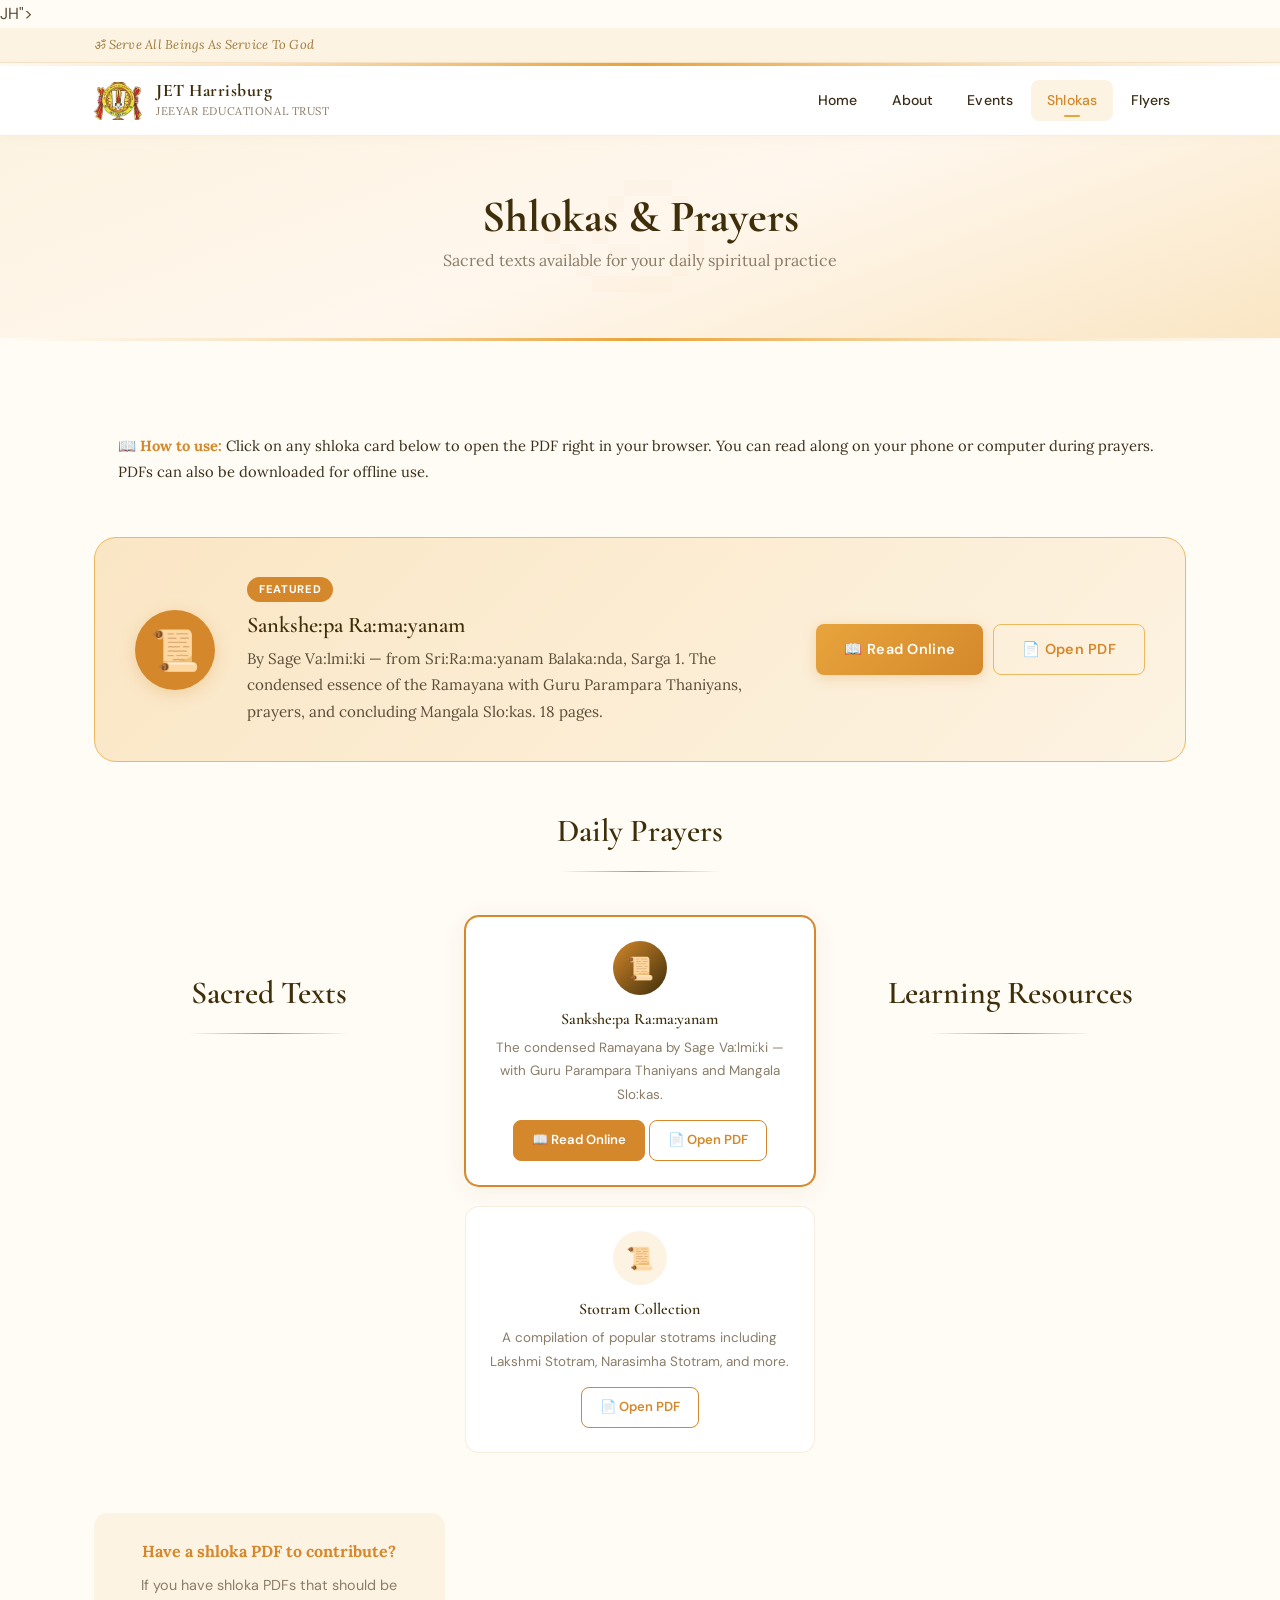
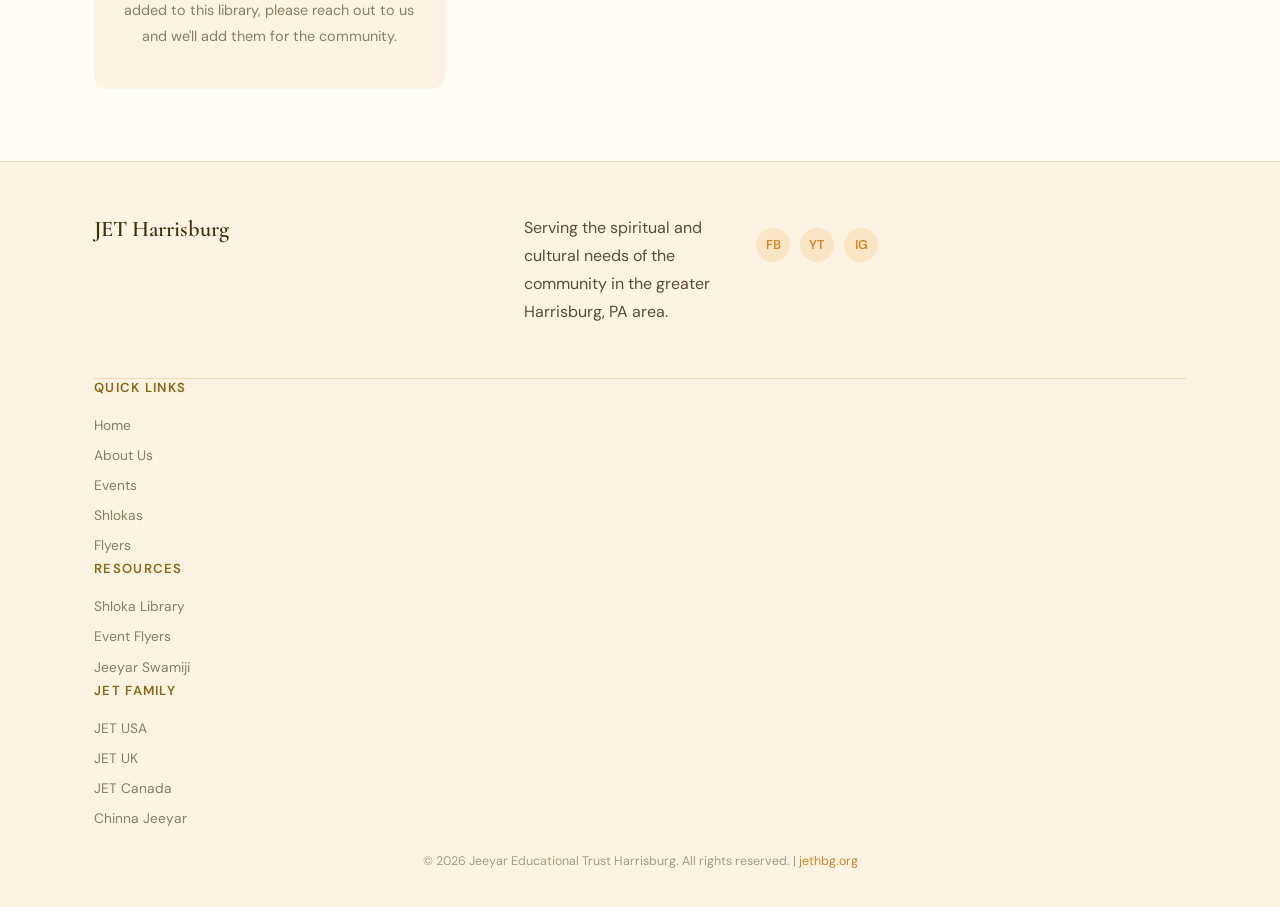
<file: pages/shlokas.html>
<!DOCTYPE html>
<html lang="en">
<head>
  <!-- Google tag (gtag.js) -->
  <script async src="https://www.googletagmanager.com/gtag/js?id=G-V819DR77ZK"></script>
  <script>
    window.dataLayer = window.dataLayer || [];
    function gtag(){dataLayer.push(arguments);}
    gtag('js', new Date());
    gtag('config', 'G-V819DR77ZK');
  </script>
  <meta charset="UTF-8">
  <meta name="viewport" content="width=device-width, initial-scale=1.0">
  <title>Shlokas &amp; Prayers — JET Harrisburg</title>
  <meta name="description" content="Access sacred shlokas, prayers, and stotrams in PDF format. Read them online during your daily prayers.">
  <link rel="stylesheet" href="../css/style.css">
  <link rel="icon" href="data:image/svg+xml,<svg xmlns='http://www.w3.org/2000/svg' viewBox='0 0 32 32'><circle cx='16' cy='16' r='16' fill='%23D4882B'/><text x='16' y='22' text-anchor='middle' fill='white' font-size='16' font-family='serif' font-weight='bold'>JH</text></svg>"><circle cx='16' cy='16' r='16' fill='%236B1527'/><text x='16' y='22' text-anchor='middle' fill='%23E8C547' font-size='16' font-family='serif' font-weight='bold'>JH</text></svg>">
  <style>
    .pdf-viewer-container {
      margin-top: 32px;
      background: var(--white);
      border-radius: var(--radius-lg);
      border: 1px solid var(--border-light);
      overflow: hidden;
      box-shadow: var(--shadow-card);
    }
    .pdf-viewer-header {
      background: linear-gradient(135deg, var(--brown-deep), var(--saffron));
      color: white;
      padding: 16px 24px;
      display: flex;
      justify-content: space-between;
      align-items: center;
    }
    .pdf-viewer-header h3 { color: var(--brown-deep); margin: 0; font-size: 1rem; }
    .pdf-viewer-header a { color: var(--brown-deep); font-size: 0.85rem; font-weight: 600; }
    .pdf-viewer-header a:hover { color: var(--saffron-light); }
    .pdf-viewer-body {
      padding: 24px;
      text-align: center;
      min-height: 200px;
      display: flex;
      flex-direction: column;
      align-items: center;
      justify-content: center;
      color: var(--text-muted);
    }
    .pdf-viewer-body iframe {
      width: 100%;
      height: 70vh;
      border: none;
      border-radius: var(--radius-sm);
    }
    .pdf-instructions {
      background: var(--gold-pale);
      border: 1px solid var(--gold);
      border-radius: var(--radius-md);
      padding: 20px 24px;
      margin-bottom: 32px;
      font-family: 'Lora', serif;
      font-size: 0.92rem;
      color: var(--text-dark);
    }
    .pdf-instructions strong { color: var(--saffron); }
  </style>
</head>
<body>

  <div class="top-bar">
    <div class="container">
      <span class="tagline">ॐ Serve All Beings As Service To God</span>
      
    </div>
  </div>
  <div class="ornament-border"></div>

  <header class="site-header">
    <div class="header-inner">
      <a href="../index.html" class="logo-group">
        <img src="../assets/images/jet_logo.png" alt="JET HBG" style="width:48px; height:auto;">
        <div class="logo-text">
          <h1>JET Harrisburg</h1>
          <p class="logo-subtitle">Jeeyar Educational Trust</p>
        </div>
      </a>
      <nav class="main-nav">
        <a href="../index.html">Home</a>
        <a href="about.html">About</a>
        <a href="events.html">Events</a>
        <a href="shlokas.html" class="active">Shlokas</a>
        <a href="flyers.html">Flyers</a>
      </nav>
      <button class="hamburger" aria-label="Menu">
        <span></span><span></span><span></span>
      </button>
    </div>
  </header>

  <section class="page-header">
    <h1>Shlokas &amp; Prayers</h1>
    <p>Sacred texts available for your daily spiritual practice</p>
  </section>
  <div class="ornament-border"></div>

  <section class="section">
    <div class="container">

      <div class="pdf-instructions fade-in">
        <strong>📖 How to use:</strong> Click on any shloka card below to open the PDF right in your browser. You can read along on your phone or computer during prayers. PDFs can also be downloaded for offline use.
      </div>

      <!-- Featured Shloka -->
      <div class="fade-in" style="background: linear-gradient(135deg, var(--saffron-glow), var(--saffron-pale)); border: 1.5px solid var(--saffron-soft); border-radius: var(--radius-lg); padding: 36px 40px; margin-bottom: 48px; display: flex; gap: 32px; align-items: center; flex-wrap: wrap;">
        <div style="flex-shrink:0; width:80px; height:80px; background:var(--saffron); border-radius:50%; display:flex; align-items:center; justify-content:center; font-size:2.5rem; box-shadow: 0 4px 16px rgba(212,136,43,0.25);">📜</div>
        <div style="flex:1; min-width:240px;">
          <span style="display:inline-block; background:var(--saffron); color:white; font-size:0.7rem; font-weight:700; padding:3px 12px; border-radius:20px; text-transform:uppercase; letter-spacing:0.06em; margin-bottom:8px;">Featured</span>
          <h2 style="color:var(--brown-deep); margin-bottom:6px; font-size:1.4rem;"><a href="sankshepa-ramayanam.html" style="color:inherit; text-decoration:none;">Sankshe:pa Ra:ma:yanam</a></h2>
          <p style="color:var(--text-body); font-family:'Lora',serif; font-size:0.95rem; margin:0;">By Sage Va:lmi:ki — from Sri:Ra:ma:yanam Balaka:nda, Sarga 1. The condensed essence of the Ramayana with Guru Parampara Thaniyans, prayers, and concluding Mangala Slo:kas. 18 pages.</p>
        </div>
        <div style="display:flex; gap:10px; flex-shrink:0; flex-wrap:wrap;">
          <a href="sankshepa-ramayanam.html" class="btn btn-primary" style="flex-shrink:0;">📖 Read Online</a>
          <a href="../assets/pdfs/sankshepa-ramayanam.pdf" target="_blank" class="btn btn-outline" style="flex-shrink:0;">📄 Open PDF</a>
        </div>
      </div>

      <div class="section-header fade-in">
        <h2>Daily Prayers</h2>
        <div class="ornament-border-thin"></div>
      </div>

      <div class="shloka-grid">

      <div class="section-header fade-in" style="margin-top: 56px;">
        <h2>Sacred Texts</h2>
        <div class="ornament-border-thin"></div>
      </div>

      <div class="shloka-grid">
        <div class="shloka-card fade-in" style="border-color: var(--saffron); box-shadow: 0 0 0 1px var(--saffron), var(--shadow-card);">
          <div class="shloka-icon" style="background: linear-gradient(135deg, var(--saffron), var(--brown-deep)); color: var(--brown-deep);">📜</div>
          <h3><a href="sankshepa-ramayanam.html" style="color:inherit; text-decoration:none;">Sankshe:pa Ra:ma:yanam</a></h3>
          <p>The condensed Ramayana by Sage Va:lmi:ki — with Guru Parampara Thaniyans and Mangala Slo:kas.</p>
          <a href="sankshepa-ramayanam.html" class="shloka-btn" style="background:var(--saffron); color:white; border-color:var(--saffron);">📖 Read Online</a>
          <a href="../assets/pdfs/sankshepa-ramayanam.pdf" target="_blank" class="shloka-btn">📄 Open PDF</a>
        </div>


        <div class="shloka-card fade-in">
          <div class="shloka-icon">📜</div>
          <h3>Stotram Collection</h3>
          <p>A compilation of popular stotrams including Lakshmi Stotram, Narasimha Stotram, and more.</p>
          <a href="../assets/pdfs/stotram-collection.pdf" target="_blank" class="shloka-btn">📄 Open PDF</a>
        </div>
      </div>

      <div class="section-header fade-in" style="margin-top: 56px;">
        <h2>Learning Resources</h2>
        <div class="ornament-border-thin"></div>
      </div>

      <div style="text-align:center; margin-top:40px; padding:24px; background:var(--saffron-pale); border-radius:var(--radius-md);" class="fade-in">
        <p style="font-family:'Lora',serif; color:var(--saffron); margin-bottom:8px;"><strong>Have a shloka PDF to contribute?</strong></p>
        <p style="font-size:0.9rem; color:var(--text-muted);">If you have shloka PDFs that should be added to this library, please reach out to us and we'll add them for the community.</p>
      </div>

    </div>
  </section>

  <!-- Footer -->
  <footer class="site-footer">
    <div class="container">
      <div class="footer-grid">
          <h3>JET Harrisburg</h3>
          <p>Serving the spiritual and cultural needs of the community in the greater Harrisburg, PA area.</p>
          <div class="footer-social">
            <a href="#" title="Facebook">FB</a>
            <a href="#" title="YouTube">YT</a>
            <a href="#" title="Instagram">IG</a>
          </div>
        </div>
        <div class="footer-col">
          <h4>Quick Links</h4>
          <a href="../index.html">Home</a>
          <a href="about.html">About Us</a>
          <a href="events.html">Events</a>
          <a href="shlokas.html" class="active">Shlokas</a>
          <a href="flyers.html">Flyers</a>
        </div>
        <div class="footer-col">
          <h4>Resources</h4>
          <a href="shlokas.html" class="active">Shloka Library</a>
          <a href="flyers.html">Event Flyers</a>
          <a href="https://chinnajeeyar.org/" target="_blank" rel="noopener">Jeeyar Swamiji</a>
        </div>
        <div class="footer-col">
          <h4>JET Family</h4>
          <a href="https://jetusa.org" target="_blank" rel="noopener">JET USA</a>
          <a href="https://jetuk.org" target="_blank" rel="noopener">JET UK</a>
          <a href="https://www.jettoronto.org" target="_blank" rel="noopener">JET Canada</a>
          <a href="https://chinnajeeyar.org" target="_blank" rel="noopener">Chinna Jeeyar</a>
        </div>
      </div>
      <div class="footer-bottom">
        <p>&copy; 2026 Jeeyar Educational Trust Harrisburg. All rights reserved. | <a href="https://jethbg.org">jethbg.org</a></p>
      </div>
    </div>
  </footer>

  <script src="../js/main.js"></script>
</body>
</html>
</file>
<file: css/style.css>
/* ============================================
   JET HBG — Calm Saffron & Cream Theme
   Warm, peaceful, spiritual aesthetic
   ============================================ */

@import url('https://fonts.googleapis.com/css2?family=Cormorant+Garamond:ital,wght@0,400;0,500;0,600;0,700;1,400&family=Lora:ital,wght@0,400;0,500;0,600;1,400&family=DM+Sans:wght@400;500;600;700&display=swap');

/* --- CSS Variables --- */
:root {
  --saffron: #D4882B;
  --saffron-warm: #E8A43C;
  --saffron-soft: #EDB95E;
  --saffron-pale: #FDF3E2;
  --saffron-glow: #FAE6C4;
  --cream: #FFFBF5;
  --cream-warm: #FFF7ED;
  --cream-mid: #F5EDE0;
  --ivory: #FEFCF8;
  --sand: #E8DFD0;
  --brown-warm: #8B6914;
  --brown-soft: #9C7A3C;
  --brown-text: #5C4A1E;
  --brown-deep: #3E2E0A;
  --white: #FFFFFF;
  --text-dark: #3A2E1A;
  --text-body: #5A4D38;
  --text-muted: #8A7D68;
  --text-light: #A89B84;
  --border-light: rgba(212, 136, 43, 0.15);
  --border-sand: rgba(212, 136, 43, 0.25);
  --shadow-soft: 0 2px 16px rgba(140, 100, 30, 0.06);
  --shadow-card: 0 4px 24px rgba(140, 100, 30, 0.08);
  --shadow-elevated: 0 8px 40px rgba(140, 100, 30, 0.12);
  --radius-sm: 8px;
  --radius-md: 14px;
  --radius-lg: 22px;
  --transition: 0.3s cubic-bezier(0.4, 0, 0.2, 1);
}

/* --- Reset & Base --- */
*, *::before, *::after { box-sizing: border-box; margin: 0; padding: 0; }

html { scroll-behavior: smooth; font-size: 16px; }

body {
  font-family: 'DM Sans', sans-serif;
  color: var(--text-body);
  background: var(--cream);
  line-height: 1.75;
  -webkit-font-smoothing: antialiased;
}

h1, h2, h3, h4 {
  font-family: 'Cormorant Garamond', serif;
  color: var(--brown-deep);
  line-height: 1.3;
  font-weight: 600;
}

h1 { font-size: clamp(1.8rem, 4vw, 2.8rem); font-weight: 700; }
h2 { font-size: clamp(1.4rem, 3vw, 2rem); }
h3 { font-size: clamp(1.1rem, 2vw, 1.4rem); }

p { margin-bottom: 1rem; }

a {
  color: var(--saffron);
  text-decoration: none;
  transition: color var(--transition);
}
a:hover { color: var(--brown-warm); }

img { max-width: 100%; height: auto; display: block; }

.container {
  max-width: 1140px;
  margin: 0 auto;
  padding: 0 24px;
}

/* --- Decorative Border --- */
.ornament-border {
  height: 3px;
  background: linear-gradient(90deg,
    transparent 0%,
    var(--saffron-glow) 20%,
    var(--saffron-warm) 50%,
    var(--saffron-glow) 80%,
    transparent 100%
  );
}

.ornament-border-thin {
  height: 1px;
  background: linear-gradient(90deg,
    transparent 0%,
    var(--saffron-soft) 30%,
    var(--saffron) 50%,
    var(--saffron-soft) 70%,
    transparent 100%
  );
  margin: 1.2rem auto;
  max-width: 160px;
}

/* --- Top Bar --- */
.top-bar {
  background: var(--saffron-pale);
  color: var(--text-muted);
  font-size: 0.8rem;
  padding: 6px 0;
  letter-spacing: 0.02em;
  border-bottom: 1px solid var(--border-light);
}

.top-bar .container {
  display: flex;
  justify-content: space-between;
  align-items: center;
  flex-wrap: wrap;
  gap: 8px;
}

.top-bar a {
  color: var(--saffron);
  font-weight: 500;
}
.top-bar a:hover { color: var(--brown-warm); }

.top-bar .tagline {
  font-family: 'Lora', serif;
  font-style: italic;
  color: var(--brown-soft);
}

/* --- Header / Navigation --- */
.site-header {
  background: var(--white);
  border-bottom: 1px solid var(--border-light);
  position: sticky;
  top: 0;
  z-index: 1000;
  box-shadow: 0 1px 12px rgba(140, 100, 30, 0.04);
}

.header-inner {
  display: flex;
  align-items: center;
  justify-content: space-between;
  padding: 14px 24px;
  max-width: 1140px;
  margin: 0 auto;
}

.logo-group {
  display: flex;
  align-items: center;
  gap: 14px;
}

.logo-icon {
  width: 48px;
  height: 48px;
  background: linear-gradient(135deg, var(--saffron-warm), var(--saffron));
  border-radius: 50%;
  display: flex;
  align-items: center;
  justify-content: center;
  color: white;
  font-family: 'Cormorant Garamond', serif;
  font-weight: 700;
  font-size: 0.95rem;
  letter-spacing: 0.05em;
  flex-shrink: 0;
  box-shadow: 0 2px 8px rgba(212, 136, 43, 0.2);
}

.logo-text h1 {
  font-size: 1.1rem;
  color: var(--brown-deep);
  margin: 0;
  letter-spacing: 0.03em;
  line-height: 1.2;
}

.logo-text .logo-subtitle {
  font-family: 'Lora', serif;
  font-size: 0.7rem;
  color: var(--text-muted);
  margin: 0;
  letter-spacing: 0.05em;
  text-transform: uppercase;
}

/* Main Nav */
.main-nav { display: flex; align-items: center; gap: 2px; }

.main-nav a {
  font-size: 0.88rem;
  font-weight: 500;
  color: var(--text-dark);
  padding: 8px 16px;
  border-radius: var(--radius-sm);
  transition: all var(--transition);
  position: relative;
  letter-spacing: 0.01em;
}

.main-nav a:hover,
.main-nav a.active {
  color: var(--saffron);
  background: var(--saffron-pale);
}

.main-nav a.active::after {
  content: '';
  position: absolute;
  bottom: 4px;
  left: 50%;
  transform: translateX(-50%);
  width: 16px;
  height: 2px;
  background: var(--saffron-warm);
  border-radius: 2px;
}

/* Hamburger */
.hamburger {
  display: none;
  flex-direction: column;
  gap: 5px;
  cursor: pointer;
  background: none;
  border: none;
  padding: 8px;
  z-index: 1010;
}
.hamburger span {
  width: 24px;
  height: 2px;
  background: var(--brown-deep);
  border-radius: 2px;
  transition: all var(--transition);
}
.hamburger.open span:nth-child(1) { transform: rotate(45deg) translate(5px, 5px); }
.hamburger.open span:nth-child(2) { opacity: 0; }
.hamburger.open span:nth-child(3) { transform: rotate(-45deg) translate(5px, -5px); }

/* --- Hero Section --- */
.hero {
  background: linear-gradient(160deg, var(--saffron-pale) 0%, var(--cream-warm) 30%, var(--cream) 60%, var(--saffron-glow) 100%);
  position: relative;
  overflow: hidden;
  padding: 80px 0 90px;
  text-align: center;
}

.hero::before {
  content: '';
  position: absolute;
  inset: 0;
  background:
    radial-gradient(ellipse at 20% 40%, rgba(237, 185, 94, 0.15) 0%, transparent 60%),
    radial-gradient(ellipse at 80% 60%, rgba(212, 136, 43, 0.08) 0%, transparent 50%);
  pointer-events: none;
}

.hero::after {
  content: '꩜';
  position: absolute;
  top: 50%;
  left: 50%;
  transform: translate(-50%, -50%);
  font-size: 28rem;
  opacity: 0.025;
  color: var(--saffron);
  pointer-events: none;
}

.hero-content {
  position: relative;
  z-index: 2;
  max-width: 860px;
  margin: 0 auto;
}

.hero .greeting {
  font-family: 'Lora', serif;
  font-size: clamp(1rem, 2vw, 1.25rem);
  color: var(--saffron);
  margin-bottom: 8px;
  font-style: italic;
  letter-spacing: 0.06em;
  animation: fadeInDown 0.8s ease-out;
}

.hero h1 {
  color: var(--brown-deep);
  font-size: clamp(2rem, 5vw, 3rem);
  margin-bottom: 12px;
  animation: fadeInUp 0.8s ease-out 0.1s both;
}

.hero .subtitle {
  font-family: 'Lora', serif;
  font-size: clamp(0.92rem, 1.8vw, 1.1rem);
  color: var(--text-muted);
  margin-bottom: 32px;
  max-width: 520px;
  margin-left: auto;
  margin-right: auto;
  animation: fadeInUp 0.8s ease-out 0.2s both;
}

.hero-buttons {
  display: flex;
  gap: 14px;
  justify-content: center;
  flex-wrap: wrap;
  animation: fadeInUp 0.8s ease-out 0.35s both;
}

/* --- Buttons --- */
.btn {
  display: inline-flex;
  align-items: center;
  gap: 8px;
  padding: 12px 28px;
  border-radius: var(--radius-sm);
  font-weight: 600;
  font-size: 0.9rem;
  cursor: pointer;
  transition: all var(--transition);
  border: none;
  font-family: 'DM Sans', sans-serif;
  letter-spacing: 0.02em;
}

.btn-primary {
  background: linear-gradient(135deg, var(--saffron-warm), var(--saffron));
  color: white;
  box-shadow: 0 3px 14px rgba(212, 136, 43, 0.25);
}
.btn-primary:hover {
  transform: translateY(-2px);
  box-shadow: 0 6px 22px rgba(212, 136, 43, 0.35);
  color: white;
}

.btn-outline {
  background: transparent;
  color: var(--saffron);
  border: 1.5px solid var(--saffron-soft);
}
.btn-outline:hover {
  border-color: var(--saffron);
  background: var(--saffron-pale);
  color: var(--brown-warm);
}

.btn-secondary {
  background: var(--saffron-pale);
  color: var(--saffron);
  border: 1px solid var(--border-sand);
}
.btn-secondary:hover {
  background: var(--saffron-glow);
  color: var(--brown-warm);
  transform: translateY(-1px);
}

/* --- Section Styles --- */
.section {
  padding: 72px 0;
}

.section-alt {
  background: var(--white);
}

.section-header {
  text-align: center;
  margin-bottom: 44px;
}

.section-header h2 { margin-bottom: 4px; }

.section-header p {
  font-family: 'Lora', serif;
  color: var(--text-muted);
  font-size: 0.98rem;
  max-width: 480px;
  margin: 0 auto;
}

/* --- Cards Grid --- */
.cards-grid {
  display: grid;
  grid-template-columns: repeat(auto-fill, minmax(320px, 1fr));
  gap: 24px;
}

.card {
  background: var(--white);
  border-radius: var(--radius-md);
  overflow: hidden;
  box-shadow: var(--shadow-soft);
  transition: all var(--transition);
  border: 1px solid var(--border-light);
}

.card:hover {
  transform: translateY(-3px);
  box-shadow: var(--shadow-card);
}

.card-image-placeholder {
  width: 100%;
  height: 200px;
  background: linear-gradient(135deg, var(--saffron-pale), var(--cream-warm));
  display: flex;
  align-items: center;
  justify-content: center;
  color: var(--saffron-soft);
  font-size: 2.8rem;
}

.card-body {
  padding: 22px 24px 26px;
}

.card-date {
  font-size: 0.76rem;
  font-weight: 600;
  color: var(--saffron);
  text-transform: uppercase;
  letter-spacing: 0.07em;
  margin-bottom: 6px;
}

.card-body h3 { margin-bottom: 8px; font-size: 1.08rem; }

.card-body p {
  font-size: 0.88rem;
  color: var(--text-muted);
  margin-bottom: 14px;
  line-height: 1.65;
}

.card-link {
  font-weight: 600;
  font-size: 0.86rem;
  color: var(--saffron);
  display: inline-flex;
  align-items: center;
  gap: 4px;
}
.card-link:hover { gap: 8px; color: var(--brown-warm); }
.card-link::after { content: '→'; transition: inherit; }

/* --- Event Badge --- */
.event-badge {
  display: inline-block;
  background: var(--saffron-pale);
  color: var(--saffron);
  font-size: 0.7rem;
  font-weight: 700;
  padding: 3px 10px;
  border-radius: 20px;
  text-transform: uppercase;
  letter-spacing: 0.06em;
  margin-bottom: 8px;
  border: 1px solid var(--border-sand);
}

.event-badge.past {
  background: var(--cream-mid);
  color: var(--text-muted);
  border-color: var(--sand);
}

/* --- Shlokas / PDF Section --- */
.shloka-grid {
  display: grid;
  grid-template-columns: repeat(auto-fill, minmax(260px, 1fr));
  gap: 20px;
}

.shloka-card {
  background: var(--white);
  border: 1px solid var(--border-light);
  border-radius: var(--radius-md);
  padding: 24px;
  text-align: center;
  transition: all var(--transition);
}

.shloka-card:hover {
  border-color: var(--saffron-soft);
  box-shadow: var(--shadow-card);
  transform: translateY(-2px);
}

.shloka-icon {
  width: 54px;
  height: 54px;
  margin: 0 auto 14px;
  background: var(--saffron-pale);
  border-radius: 50%;
  display: flex;
  align-items: center;
  justify-content: center;
  font-size: 1.4rem;
  color: var(--saffron);
}

.shloka-card h3 { font-size: 1rem; margin-bottom: 6px; }
.shloka-card p { font-size: 0.84rem; color: var(--text-muted); margin-bottom: 14px; }

.shloka-btn {
  display: inline-flex;
  align-items: center;
  gap: 6px;
  padding: 8px 18px;
  border: 1.5px solid var(--saffron);
  border-radius: var(--radius-sm);
  font-size: 0.82rem;
  font-weight: 600;
  color: var(--saffron);
  background: transparent;
  transition: all var(--transition);
}
.shloka-btn:hover {
  background: var(--saffron);
  color: white;
}

/* --- Flyers Section --- */
.flyers-grid {
  display: grid;
  grid-template-columns: repeat(auto-fill, minmax(240px, 1fr));
  gap: 24px;
}

.flyer-card {
  background: var(--white);
  border-radius: var(--radius-md);
  overflow: hidden;
  box-shadow: var(--shadow-soft);
  transition: all var(--transition);
  text-align: center;
  border: 1px solid var(--border-light);
}

.flyer-card:hover {
  transform: translateY(-3px);
  box-shadow: var(--shadow-card);
}

.flyer-image {
  width: 100%;
  aspect-ratio: 8.5/11;
  object-fit: cover;
  background: var(--cream-mid);
}

.flyer-card .card-body { padding: 16px 18px 20px; }
.flyer-card h3 { font-size: 0.95rem; margin-bottom: 4px; }
.flyer-card .card-date { margin-bottom: 10px; }

/* --- About Section --- */
.about-layout {
  display: grid;
  grid-template-columns: 1fr 1fr;
  gap: 48px;
  align-items: center;
}

.about-text h2 { margin-bottom: 14px; }
.about-text p { font-family: 'Lora', serif; font-size: 0.98rem; }

.about-image {
  border-radius: var(--radius-lg);
  overflow: hidden;
  box-shadow: var(--shadow-card);
}

/* --- Quick Info Bar --- */
.quick-info {
  display: grid;
  grid-template-columns: repeat(auto-fit, minmax(220px, 1fr));
  gap: 20px;
  padding: 36px 0;
}

.quick-info-item {
  text-align: center;
  padding: 28px 20px;
  border-radius: var(--radius-md);
  background: var(--white);
  border: 1px solid var(--border-light);
  transition: all var(--transition);
}

.quick-info-item:hover {
  border-color: var(--saffron-soft);
  box-shadow: var(--shadow-soft);
}

.quick-info-item .qi-icon { font-size: 2rem; margin-bottom: 10px; }
.quick-info-item h3 { font-size: 0.95rem; margin-bottom: 4px; }
.quick-info-item p { font-size: 0.82rem; color: var(--text-muted); margin: 0; }

/* --- Page Header (sub-pages) --- */
.page-header {
  background: linear-gradient(160deg, var(--saffron-pale), var(--cream-warm), var(--saffron-glow));
  padding: 52px 0 48px;
  text-align: center;
  position: relative;
}

.page-header::after {
  content: '꩜';
  position: absolute;
  top: 50%;
  left: 50%;
  transform: translate(-50%, -50%);
  font-size: 16rem;
  opacity: 0.02;
  color: var(--saffron);
  pointer-events: none;
}

.page-header h1 {
  color: var(--brown-deep);
  position: relative;
  z-index: 1;
}

.page-header p {
  color: var(--text-muted);
  font-family: 'Lora', serif;
  position: relative;
  z-index: 1;
}

/* --- Footer --- */
.site-footer {
  background: var(--saffron-pale);
  color: var(--text-body);
  padding: 52px 0 0;
  border-top: 1px solid var(--border-sand);
}

.footer-grid {
  display: grid;
  grid-template-columns: 2fr 1fr 1fr 1fr;
  gap: 36px;
  padding-bottom: 36px;
  border-bottom: 1px solid var(--border-sand);
}

.footer-brand h3 {
  color: var(--brown-deep);
  font-size: 1.1rem;
  margin-bottom: 8px;
}

.footer-brand p {
  font-family: 'Lora', serif;
  font-size: 0.86rem;
  color: var(--text-muted);
  line-height: 1.7;
}

.footer-col h4 {
  color: var(--brown-warm);
  font-size: 0.82rem;
  text-transform: uppercase;
  letter-spacing: 0.1em;
  margin-bottom: 14px;
  font-family: 'DM Sans', sans-serif;
  font-weight: 600;
}

.footer-col a {
  display: block;
  color: var(--text-muted);
  font-size: 0.86rem;
  padding: 3px 0;
  transition: all var(--transition);
}
.footer-col a:hover {
  color: var(--saffron);
  padding-left: 4px;
}

.footer-social {
  display: flex;
  gap: 10px;
  margin-top: 14px;
}

.footer-social a {
  width: 34px;
  height: 34px;
  background: var(--saffron-glow);
  border-radius: 50%;
  display: flex;
  align-items: center;
  justify-content: center;
  color: var(--saffron);
  font-size: 0.8rem;
  font-weight: 600;
  transition: all var(--transition);
}
.footer-social a:hover {
  background: var(--saffron);
  color: white;
}

.footer-bottom {
  text-align: center;
  padding: 18px 0;
  font-size: 0.78rem;
  color: var(--text-light);
}
.footer-bottom a { color: var(--saffron); }

/* --- Lightbox --- */
.lightbox {
  position: fixed;
  inset: 0;
  background: rgba(30, 24, 12, 0.88);
  z-index: 9999;
  display: none;
  align-items: center;
  justify-content: center;
  padding: 40px;
  cursor: pointer;
}
.lightbox.active { display: flex; }
.lightbox img {
  max-width: 90vw;
  max-height: 85vh;
  border-radius: var(--radius-md);
  box-shadow: 0 8px 60px rgba(0, 0, 0, 0.4);
}
.lightbox-close {
  position: absolute;
  top: 20px;
  right: 28px;
  color: white;
  font-size: 2rem;
  cursor: pointer;
  opacity: 0.7;
  transition: opacity var(--transition);
  background: none;
  border: none;
}
.lightbox-close:hover { opacity: 1; }

/* --- Animations --- */
@keyframes fadeInUp {
  from { opacity: 0; transform: translateY(18px); }
  to { opacity: 1; transform: translateY(0); }
}

@keyframes fadeInDown {
  from { opacity: 0; transform: translateY(-14px); }
  to { opacity: 1; transform: translateY(0); }
}

.fade-in {
  opacity: 0;
  transform: translateY(18px);
  transition: opacity 0.6s ease, transform 0.6s ease;
}
.fade-in.visible {
  opacity: 1;
  transform: translateY(0);
}

/* --- Responsive --- */
@media (max-width: 900px) {
  .about-layout { grid-template-columns: 1fr; }
  .footer-grid { grid-template-columns: 1fr 1fr; }
}

@media (max-width: 768px) {
  .hamburger { display: flex; }

  .main-nav {
    position: fixed;
    top: 0;
    right: -100%;
    width: 270px;
    height: 100vh;
    background: var(--white);
    flex-direction: column;
    padding: 80px 24px 40px;
    box-shadow: -4px 0 24px rgba(0, 0, 0, 0.08);
    transition: right var(--transition);
    gap: 2px;
    overflow-y: auto;
  }
  .main-nav.open { right: 0; }
  .main-nav a { padding: 12px 16px; font-size: 1rem; width: 100%; }
  .hero { padding: 56px 0 64px; }
  .cards-grid { grid-template-columns: 1fr; }
  .footer-grid { grid-template-columns: 1fr; gap: 24px; }
  .top-bar .container { justify-content: center; text-align: center; }
}

@media (max-width: 480px) {
  .hero-buttons { flex-direction: column; align-items: center; }
  .btn { width: 100%; justify-content: center; max-width: 280px; }
  .shloka-grid { grid-template-columns: 1fr; }
  .flyers-grid { grid-template-columns: 1fr 1fr; }
}

@media print {
  .site-header, .site-footer, .top-bar, .hero { display: none; }
  body { background: white; color: black; }
}
</file>
